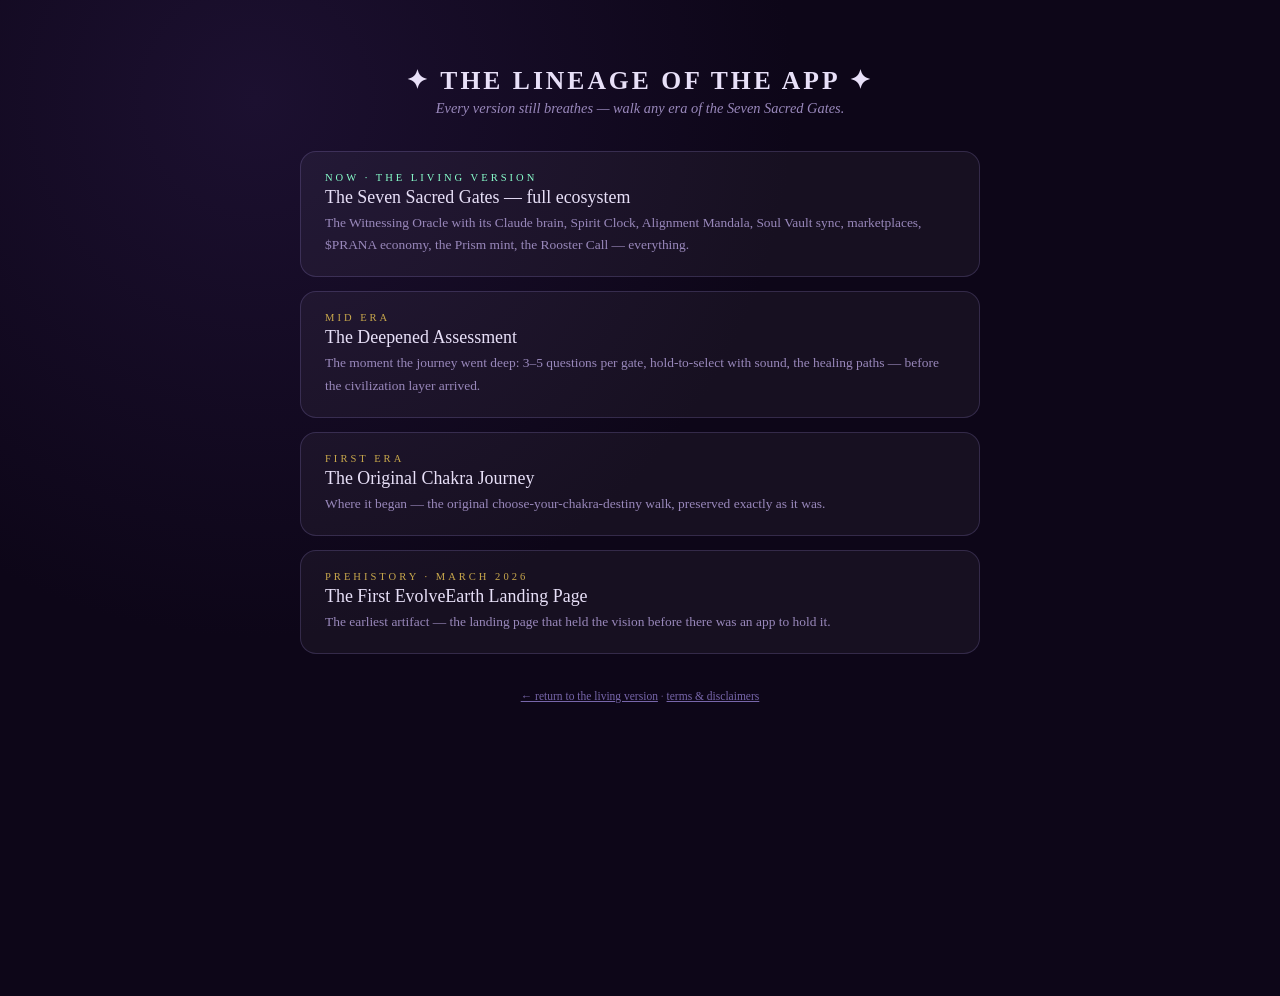
<file: versions/index.html>
<!DOCTYPE html>
<html lang="en">
<head>
<meta charset="UTF-8">
<meta name="viewport" content="width=device-width, initial-scale=1.0">
<title>The Lineage of the App — Seven Sacred Gates · EvolveEarth</title>
<style>
  body{background:radial-gradient(60vw 60vw at 20% 10%, #1c1030, #0d0618 70%);min-height:100vh;color:#cfc4e2;font-family:Georgia,'Times New Roman',serif;margin:0;padding:48px 18px}
  main{max-width:680px;margin:0 auto;text-align:center}
  h1{color:#e8e0f8;font-size:1.6em;letter-spacing:3px;margin-bottom:4px}
  .sub{color:#9988bb;font-style:italic;font-size:.9em;margin-bottom:34px}
  a.card{display:block;text-align:left;text-decoration:none;background:rgba(255,255,255,.045);border:1px solid rgba(180,160,255,.18);border-radius:16px;padding:20px 24px;margin:14px 0;transition:all .25s}
  a.card:hover{transform:translateY(-2px);border-color:rgba(180,160,255,.45);box-shadow:0 8px 32px rgba(140,80,255,.18)}
  .era{font-size:.66em;letter-spacing:3px;text-transform:uppercase;color:#c9a84c}
  .name{color:#e8e0f8;font-size:1.12em;margin:4px 0}
  .desc{color:#9988bb;font-size:.84em;line-height:1.65}
  .now .era{color:#88ffcc}
  .now{border-color:rgba(136,255,204,.35)}
  footer{margin-top:36px;font-size:.72em;color:#554477}
  footer a{color:#7766aa}
</style>
</head>
<body>
<main>
  <h1>✦ THE LINEAGE OF THE APP ✦</h1>
  <div class="sub">Every version still breathes — walk any era of the Seven Sacred Gates.</div>

  <a class="card now" href="../chakra-destiny.html">
    <div class="era">Now · The Living Version</div>
    <div class="name">The Seven Sacred Gates — full ecosystem</div>
    <div class="desc">The Witnessing Oracle with its Claude brain, Spirit Clock, Alignment Mandala, Soul Vault sync, marketplaces, $PRANA economy, the Prism mint, the Rooster Call — everything.</div>
  </a>

  <a class="card" href="chakra-destiny-v2-mid.html">
    <div class="era">Mid Era</div>
    <div class="name">The Deepened Assessment</div>
    <div class="desc">The moment the journey went deep: 3–5 questions per gate, hold-to-select with sound, the healing paths — before the civilization layer arrived.</div>
  </a>

  <a class="card" href="chakra-destiny-v1-original.html">
    <div class="era">First Era</div>
    <div class="name">The Original Chakra Journey</div>
    <div class="desc">Where it began — the original choose-your-chakra-destiny walk, preserved exactly as it was.</div>
  </a>

  <a class="card" href="original-landing-2026-03.html">
    <div class="era">Prehistory · March 2026</div>
    <div class="name">The First EvolveEarth Landing Page</div>
    <div class="desc">The earliest artifact — the landing page that held the vision before there was an app to hold it.</div>
  </a>

  <footer>
    <a href="../chakra-destiny.html">← return to the living version</a> · <a href="../terms.html">terms &amp; disclaimers</a>
  </footer>
</main>
</body>
</html>
</file>
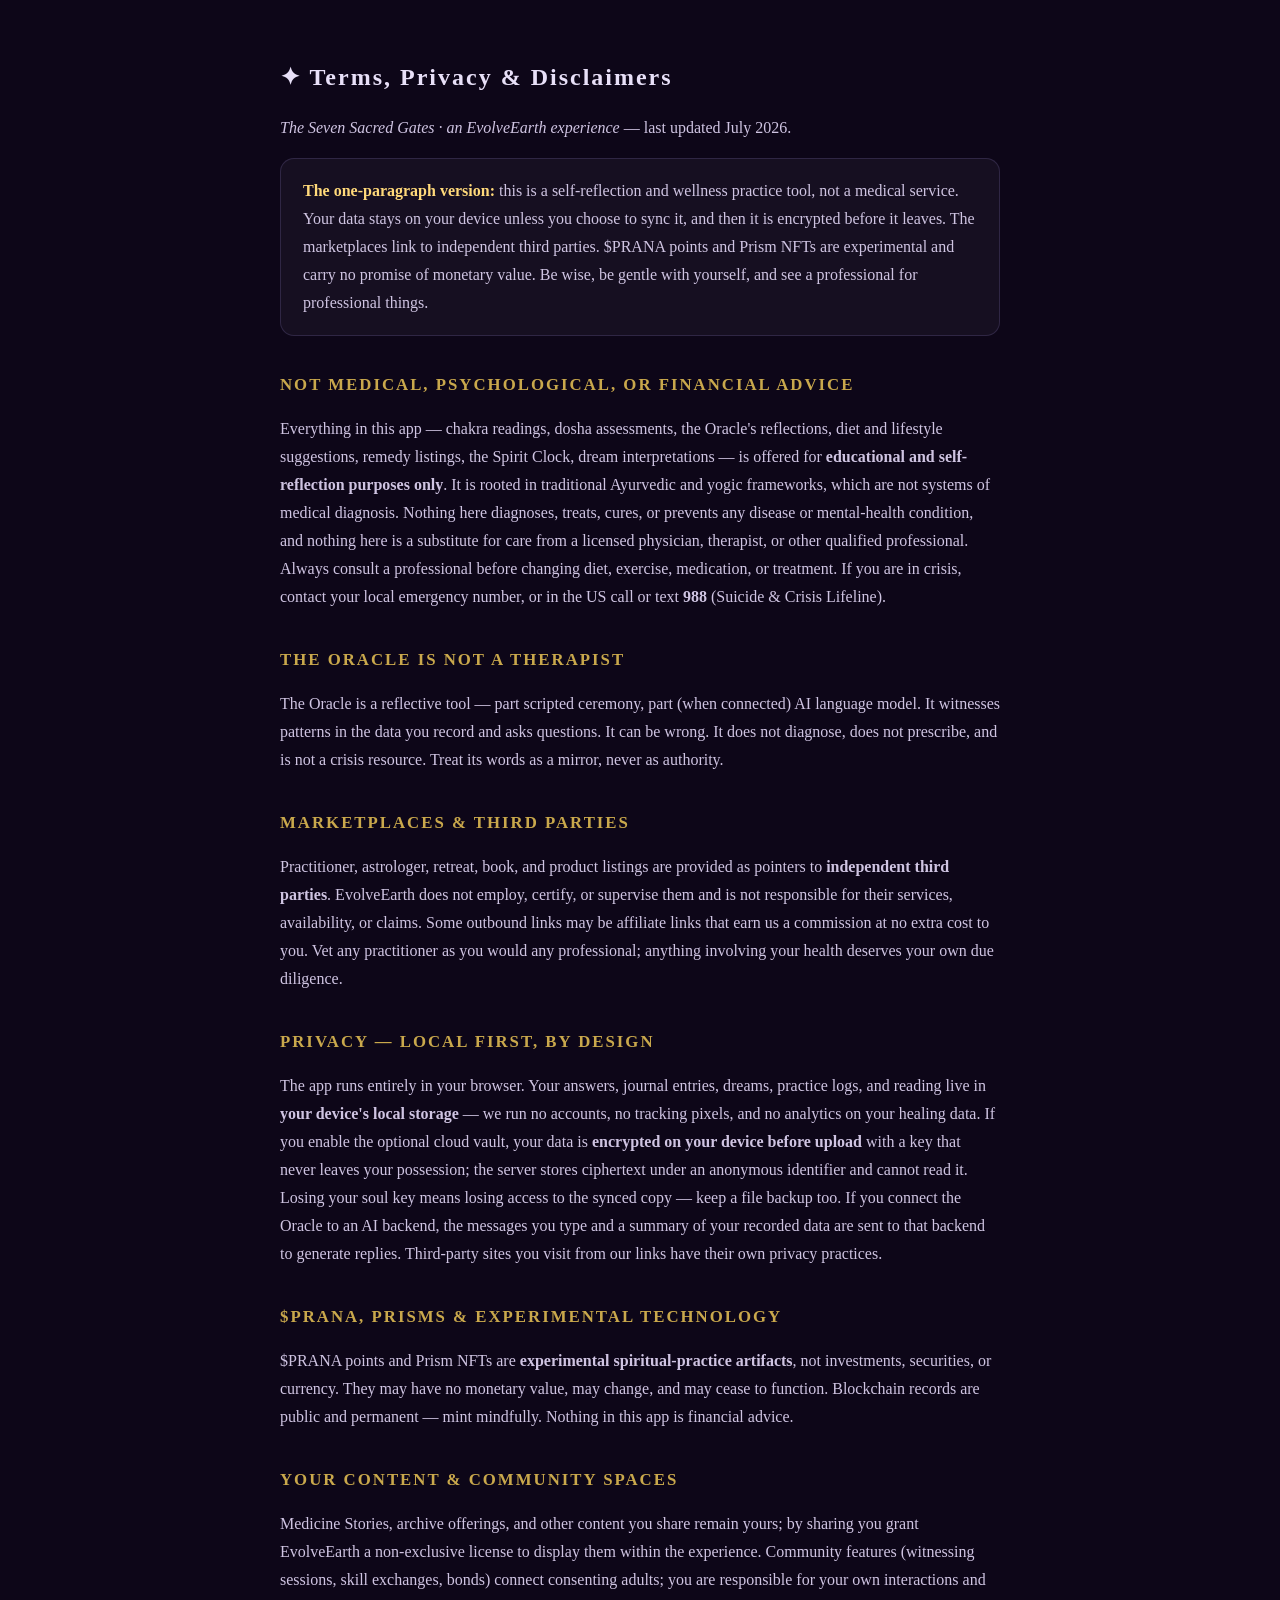
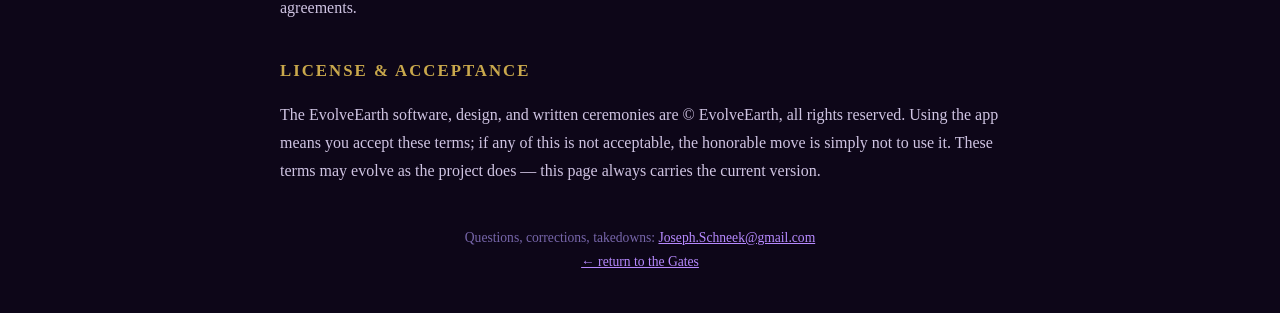
<file: terms.html>
<!DOCTYPE html>
<html lang="en">
<head>
<meta charset="UTF-8">
<meta name="viewport" content="width=device-width, initial-scale=1.0">
<title>Terms, Privacy & Disclaimers — The Seven Sacred Gates · EvolveEarth</title>
<style>
  body{background:#0d0618;color:#cfc4e2;font-family:Georgia,'Times New Roman',serif;line-height:1.75;margin:0;padding:40px 18px}
  main{max-width:720px;margin:0 auto}
  h1{color:#e8e0f8;font-size:1.5em;letter-spacing:2px}
  h2{color:#c9a84c;font-size:1.05em;letter-spacing:2px;text-transform:uppercase;margin-top:2em}
  a{color:#b78aff}
  .card{background:rgba(255,255,255,.04);border:1px solid rgba(180,160,255,.16);border-radius:14px;padding:18px 22px;margin:14px 0}
  .em{color:#ffd97a}
  footer{margin-top:3em;font-size:.85em;color:#7766aa;text-align:center}
</style>
</head>
<body>
<main>
  <h1>✦ Terms, Privacy &amp; Disclaimers</h1>
  <p><em>The Seven Sacred Gates · an EvolveEarth experience</em> — last updated July 2026.</p>

  <div class="card"><strong class="em">The one-paragraph version:</strong> this is a self-reflection and wellness practice tool, not a medical service. Your data stays on your device unless you choose to sync it, and then it is encrypted before it leaves. The marketplaces link to independent third parties. $PRANA points and Prism NFTs are experimental and carry no promise of monetary value. Be wise, be gentle with yourself, and see a professional for professional things.</div>

  <h2>Not medical, psychological, or financial advice</h2>
  <p>Everything in this app — chakra readings, dosha assessments, the Oracle's reflections, diet and lifestyle suggestions, remedy listings, the Spirit Clock, dream interpretations — is offered for <strong>educational and self-reflection purposes only</strong>. It is rooted in traditional Ayurvedic and yogic frameworks, which are not systems of medical diagnosis. Nothing here diagnoses, treats, cures, or prevents any disease or mental-health condition, and nothing here is a substitute for care from a licensed physician, therapist, or other qualified professional. Always consult a professional before changing diet, exercise, medication, or treatment. If you are in crisis, contact your local emergency number, or in the US call or text <strong>988</strong> (Suicide &amp; Crisis Lifeline).</p>

  <h2>The Oracle is not a therapist</h2>
  <p>The Oracle is a reflective tool — part scripted ceremony, part (when connected) AI language model. It witnesses patterns in the data you record and asks questions. It can be wrong. It does not diagnose, does not prescribe, and is not a crisis resource. Treat its words as a mirror, never as authority.</p>

  <h2>Marketplaces &amp; third parties</h2>
  <p>Practitioner, astrologer, retreat, book, and product listings are provided as pointers to <strong>independent third parties</strong>. EvolveEarth does not employ, certify, or supervise them and is not responsible for their services, availability, or claims. Some outbound links may be affiliate links that earn us a commission at no extra cost to you. Vet any practitioner as you would any professional; anything involving your health deserves your own due diligence.</p>

  <h2>Privacy — local first, by design</h2>
  <p>The app runs entirely in your browser. Your answers, journal entries, dreams, practice logs, and reading live in <strong>your device's local storage</strong> — we run no accounts, no tracking pixels, and no analytics on your healing data. If you enable the optional cloud vault, your data is <strong>encrypted on your device before upload</strong> with a key that never leaves your possession; the server stores ciphertext under an anonymous identifier and cannot read it. Losing your soul key means losing access to the synced copy — keep a file backup too. If you connect the Oracle to an AI backend, the messages you type and a summary of your recorded data are sent to that backend to generate replies. Third-party sites you visit from our links have their own privacy practices.</p>

  <h2>$PRANA, Prisms &amp; experimental technology</h2>
  <p>$PRANA points and Prism NFTs are <strong>experimental spiritual-practice artifacts</strong>, not investments, securities, or currency. They may have no monetary value, may change, and may cease to function. Blockchain records are public and permanent — mint mindfully. Nothing in this app is financial advice.</p>

  <h2>Your content &amp; community spaces</h2>
  <p>Medicine Stories, archive offerings, and other content you share remain yours; by sharing you grant EvolveEarth a non-exclusive license to display them within the experience. Community features (witnessing sessions, skill exchanges, bonds) connect consenting adults; you are responsible for your own interactions and agreements.</p>

  <h2>License &amp; acceptance</h2>
  <p>The EvolveEarth software, design, and written ceremonies are © EvolveEarth, all rights reserved. Using the app means you accept these terms; if any of this is not acceptable, the honorable move is simply not to use it. These terms may evolve as the project does — this page always carries the current version.</p>

  <footer>
    Questions, corrections, takedowns: <a href="mailto:Joseph.Schneek@gmail.com">Joseph.Schneek@gmail.com</a><br>
    <a href="chakra-destiny.html">← return to the Gates</a>
  </footer>
</main>
</body>
</html>
</file>
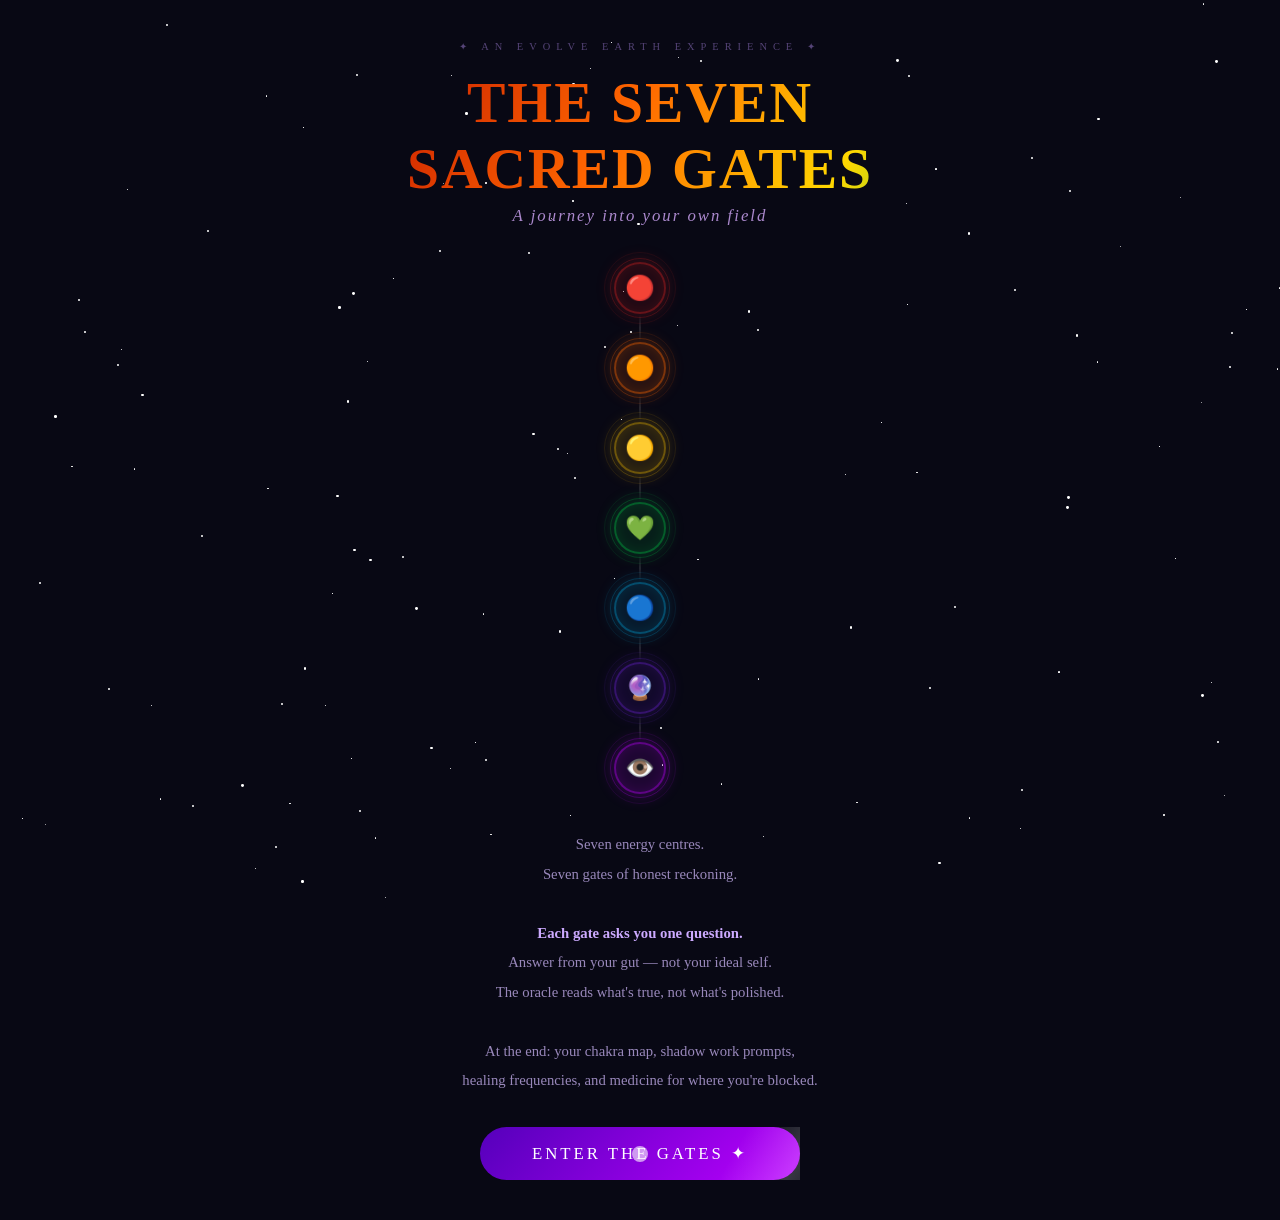
<file: versions/chakra-destiny-v1-original.html>
<!DOCTYPE html>
<html lang="en">
<head>
<meta charset="UTF-8">
<meta name="viewport" content="width=device-width, initial-scale=1.0">
<title>THE SEVEN SACRED GATES ✦ Choose Your Chakra Destiny</title>
<style>
*,*::before,*::after{box-sizing:border-box;margin:0;padding:0}
body{background:#080814;color:#e8e0f0;font-family:'Georgia','Times New Roman',serif;min-height:100vh;overflow-x:hidden}
#stars{position:fixed;inset:0;z-index:0;pointer-events:none}
.star{position:absolute;border-radius:50%;background:#fff;animation:twinkle var(--d,3s) ease-in-out infinite alternate}
@keyframes twinkle{from{opacity:var(--a,.2)}to{opacity:var(--b,.8)}}

/* PROGRESS HEADER */
#prog-header{position:fixed;top:0;left:0;right:0;z-index:50;background:rgba(8,8,20,.96);backdrop-filter:blur(12px);border-bottom:1px solid rgba(255,255,255,.08);padding:8px 16px;display:none;align-items:center;justify-content:center;gap:4px}
#prog-header.show{display:flex}
.ph-node{display:flex;flex-direction:column;align-items:center;gap:2px}
.ph-dot{width:22px;height:22px;border-radius:50%;border:2px solid rgba(255,255,255,.12);display:flex;align-items:center;justify-content:center;font-size:.65em;transition:all .4s}
.ph-dot.open{border-color:var(--c);background:var(--c);box-shadow:0 0 10px var(--c);color:rgba(0,0,0,.7);font-size:.8em}
.ph-dot.blocked{border-color:var(--c);background:rgba(0,0,0,.6);opacity:.5}
.ph-dot.current{border-color:var(--c);box-shadow:0 0 8px var(--c);animation:phpulse 1.5s infinite}
@keyframes phpulse{0%,100%{box-shadow:0 0 4px var(--c)}50%{box-shadow:0 0 14px var(--c)}}
.ph-label{font-size:.5em;opacity:.5;letter-spacing:1px}
.ph-line{width:10px;height:2px;background:rgba(255,255,255,.1);margin-top:-11px}

/* SCREENS */
.screen{display:none;min-height:100vh;padding:80px 18px 80px;max-width:800px;margin:0 auto;position:relative;z-index:1;flex-direction:column;align-items:center;justify-content:flex-start}
.screen.active{display:flex;animation:fadeIn .5s ease}
.no-top{padding-top:30px}
@keyframes fadeIn{from{opacity:0;transform:translateY(14px)}to{opacity:1;transform:translateY(0)}}

/* BUTTONS */
.btn{padding:14px 36px;border:none;border-radius:50px;cursor:pointer;font-size:1em;font-family:inherit;transition:all .3s;letter-spacing:1px;text-transform:uppercase}
.btn-start{background:linear-gradient(135deg,#5500bb,#bb00ff);color:#fff;box-shadow:0 0 25px rgba(140,0,255,.4)}
.btn-start:hover{transform:translateY(-3px);box-shadow:0 0 45px rgba(140,0,255,.6)}
.btn-sm{background:rgba(255,255,255,.07);border:1px solid rgba(255,255,255,.18);color:#e0d8f0;padding:10px 26px;border-radius:40px;cursor:pointer;font-family:inherit;font-size:.82em;letter-spacing:1px;text-transform:uppercase;transition:all .25s}
.btn-sm:hover{background:rgba(255,255,255,.14)}

/* ── INTRO ── */
#screen-intro{justify-content:center;min-height:100vh;padding:40px 18px}
.intro-portal{display:flex;flex-direction:column;align-items:center;text-align:center;max-width:680px;width:100%}
.intro-eyebrow{font-size:.65em;letter-spacing:6px;text-transform:uppercase;color:#554477;margin-bottom:18px;animation:fadeIn 1.2s ease}
.rainbow{font-size:clamp(2.2em,7vw,3.6em);background:linear-gradient(120deg,#cc2200,#ff6600,#ffd700,#00cc55,#0088cc,#6600cc,#cc00ff);-webkit-background-clip:text;-webkit-text-fill-color:transparent;background-clip:text;background-size:300%;animation:shimmer 6s linear infinite;line-height:1.15;margin-bottom:4px;font-weight:bold;letter-spacing:2px}
@keyframes shimmer{0%{background-position:0%}100%{background-position:300%}}
.intro-tagline{font-size:1.05em;color:#aa88cc;font-style:italic;letter-spacing:2px;margin-bottom:36px;animation:fadeIn 1.8s ease}

/* Chakra Spine on intro */
.intro-spine{display:flex;flex-direction:column;align-items:center;margin:0 auto 36px;position:relative;gap:0}
.intro-spine-line{width:2px;height:28px;background:linear-gradient(to bottom,transparent,rgba(255,255,255,.12),transparent)}
.intro-orb{width:52px;height:52px;border-radius:50%;display:flex;align-items:center;justify-content:center;font-size:1.5em;position:relative;cursor:default;animation:orbFloat var(--d,3s) ease-in-out infinite alternate}
.intro-orb::before{content:'';position:absolute;inset:-6px;border-radius:50%;border:1px solid var(--c,#fff);opacity:.25;animation:orbRing var(--d,3s) ease-in-out infinite alternate}
.intro-orb::after{content:'';position:absolute;inset:-12px;border-radius:50%;border:1px solid var(--c,#fff);opacity:.1;animation:orbRing calc(var(--d,3s) * 1.4) ease-in-out infinite alternate}
@keyframes orbFloat{from{transform:scale(.94);filter:brightness(.85)}to{transform:scale(1.06);filter:brightness(1.15)}}
@keyframes orbRing{from{transform:scale(.9);opacity:.1}to{transform:scale(1.1);opacity:.3}}

.intro-wisdom{font-size:.92em;color:#9988bb;line-height:2;max-width:480px;margin-bottom:32px;animation:fadeIn 2.4s ease}
.intro-wisdom strong{color:#ccaaff;font-style:normal}
.btn-enter{padding:16px 52px;background:linear-gradient(135deg,#5500bb,#bb00ff);color:#fff;border:none;border-radius:50px;cursor:pointer;font-size:1.05em;font-family:inherit;letter-spacing:3px;text-transform:uppercase;position:relative;overflow:hidden;animation:entrancePulse 2.5s ease-in-out infinite}
.btn-enter::before{content:'';position:absolute;inset:0;background:linear-gradient(120deg,transparent 40%,rgba(255,255,255,.2) 50%,transparent 60%);background-size:200%;animation:shimmer 2s linear infinite}
.btn-enter:hover{transform:scale(1.05);box-shadow:0 0 50px rgba(140,0,255,.7)}
@keyframes entrancePulse{0%,100%{box-shadow:0 0 20px rgba(140,0,255,.4)}50%{box-shadow:0 0 50px rgba(140,0,255,.8),0 0 80px rgba(140,0,255,.3)}}

/* ── GATE SCREEN BACKGROUNDS ── */
.screen[data-chakra]{position:relative}
.screen[data-chakra]::before{content:'';position:fixed;inset:0;z-index:0;pointer-events:none;background:radial-gradient(ellipse 80% 60% at 50% 100%,var(--ck-bg,transparent) 0%,transparent 70%);opacity:.55}
.screen[data-chakra] .gate-top,.screen[data-chakra] .gate-card,.screen[data-chakra] .gate-q,.screen[data-chakra] .answers-wrap,.screen[data-chakra] .lifestyle-block{position:relative;z-index:1}
.ck-particles{position:fixed;inset:0;z-index:0;pointer-events:none;overflow:hidden}
.ckp{position:absolute;border-radius:50%;animation:ckpFloat linear infinite;opacity:0}
@keyframes ckpFloat{0%{transform:translateY(100vh) scale(0);opacity:0}10%{opacity:.4}80%{opacity:.2}100%{transform:translateY(-10vh) scale(1);opacity:0}}

/* ── ANSWER BUTTON RESONANCE ── */
.ans-btn{background:rgba(255,255,255,.04);border:1px solid rgba(255,255,255,.09);border-radius:14px;padding:15px 18px;cursor:pointer;text-align:left;font-family:inherit;font-size:.86em;color:#e0d8f0;display:flex;align-items:flex-start;gap:12px;width:100%;position:relative;overflow:hidden;transition:background .2s,border-color .2s,transform .1s}
.ans-btn::after{content:'';position:absolute;inset:0;border-radius:14px;opacity:0;transition:opacity .3s;background:radial-gradient(circle at var(--mx,50%) var(--my,50%),var(--ck-color,#ffffff22) 0%,transparent 60%)}
.ans-btn:hover::after{opacity:1}
.ans-btn.chosen{border-color:var(--ck-color,rgba(255,215,0,.55));background:var(--ck-bg-light,rgba(255,215,0,.08));animation:chosenPop .35s ease}
@keyframes chosenPop{0%{transform:scale(.97)}50%{transform:scale(1.025)}100%{transform:scale(1)}}
.ans-btn.locked{pointer-events:none;opacity:.65}
.ans-dot{position:absolute;right:14px;top:50%;transform:translateY(-50%);width:10px;height:10px;border-radius:50%;background:var(--ck-color,#ffffff44);opacity:.2;transition:all .2s;box-shadow:0 0 0 0 var(--ck-color,#fff)}
.ans-btn:hover .ans-dot{opacity:.9;box-shadow:0 0 12px 4px var(--ck-color,#fff);animation:dotPulse .6s ease-in-out infinite alternate}
.ans-btn.chosen .ans-dot{opacity:1;box-shadow:0 0 20px 6px var(--ck-color,#fff);animation:none}
@keyframes dotPulse{from{transform:translateY(-50%) scale(.8)}to{transform:translateY(-50%) scale(1.3)}}
.ans-emoji{font-size:1.3em;flex-shrink:0;margin-top:2px}
.ans-body{flex:1;padding-right:22px}
.ans-text{line-height:1.55}
.ans-hint{font-size:.7em;opacity:.4;font-style:italic;margin-top:3px}

/* Gate card styling enhancement */
.gate-card{background:rgba(10,5,25,.7);border:1px solid rgba(255,255,255,.1);border-radius:20px;padding:28px 24px;width:100%;max-width:740px;margin-top:14px;backdrop-filter:blur(8px)}

/* ── DOT CHARGING / BURST ── */
@keyframes dotCharge{0%{transform:translateY(-50%) scale(1)}100%{transform:translateY(-50%) scale(5);opacity:0.9}}
@keyframes dotBurst{0%{transform:translateY(-50%) scale(5);opacity:1}100%{transform:translateY(-50%) scale(10);opacity:0}}
@keyframes portalCharge{0%{transform:scale(1)}100%{transform:scale(3);opacity:0}}
@keyframes portalBurst{0%{transform:scale(3);opacity:1}60%{transform:scale(6);opacity:0.3}100%{transform:scale(8);opacity:0}}
.dot-charging .ans-dot{animation:dotCharge .16s linear forwards}
.dot-burst    .ans-dot{animation:dotBurst  .28s ease-out forwards}
.dot-charging .portal-dot{animation:portalCharge .16s linear forwards}
.dot-burst    .portal-dot{animation:portalBurst  .32s ease-out forwards}

/* ── PORTAL DOT (on large action buttons) ── */
.portal-dot{width:16px;height:16px;border-radius:50%;background:rgba(255,255,255,.6);position:absolute;top:50%;left:50%;transform:translate(-50%,-50%);pointer-events:none;transition:all .15s}
.btn-enter{position:relative;overflow:visible}
.btn-next-prox{position:relative;overflow:visible}

/* ── CURSOR HINT ── */
body{cursor:crosshair}

/* GATE CARD */
.gate-top{width:100%;max-width:740px;height:3px;border-radius:2px;margin-bottom:0}
.gate-card{background:rgba(255,255,255,.03);border:1px solid rgba(255,255,255,.07);border-radius:18px;padding:26px 24px;width:100%;max-width:740px;margin-top:14px}
.gate-label{font-size:.7em;letter-spacing:3px;text-transform:uppercase;color:#666;margin-bottom:4px;text-align:center}
.gate-name{font-size:1.85em;font-weight:bold;text-align:center;margin-bottom:2px}
.gate-sanskrit{font-style:italic;color:#998;font-size:.82em;text-align:center;margin-bottom:6px}
.gate-theme{font-size:.75em;letter-spacing:2px;opacity:.55;text-transform:uppercase;text-align:center;margin-bottom:14px}
.chakra-orb{width:68px;height:68px;border-radius:50%;margin:0 auto 14px;display:flex;align-items:center;justify-content:center;font-size:1.9em;animation:orbpulse 2.5s ease-in-out infinite}
@keyframes orbpulse{0%,100%{transform:scale(1)}50%{transform:scale(1.08)}}
.deep-q{font-size:.8em;color:#8877aa;text-align:center;font-style:italic;margin-bottom:12px;padding:10px 16px;border:1px solid rgba(255,255,255,.06);border-radius:10px;line-height:1.7}
.gate-intro{font-size:.85em;color:#b0a8c8;text-align:center;font-style:italic;margin-bottom:16px;line-height:1.8;max-width:560px;margin-left:auto;margin-right:auto}
.gate-q{font-size:1.02em;text-align:center;color:#e4daf4;margin-bottom:20px;line-height:1.85;max-width:600px;margin-left:auto;margin-right:auto}


/* ANSWERS */
.answers-wrap{display:flex;flex-direction:column;gap:10px;width:100%}
.ans-emoji{font-size:1.3em;flex-shrink:0;margin-top:2px}

/* LIFESTYLE SECTION */
.lifestyle-block{margin-top:22px;border-top:1px solid var(--ck-color,rgba(255,255,255,.08));border-top-width:1px;padding-top:20px;animation:fadeIn .4s ease}
.ls-label{font-size:.7em;letter-spacing:2px;text-transform:uppercase;margin-bottom:10px;text-align:center}
.ls-q{font-size:.88em;text-align:center;color:#e0d8f0;margin-bottom:14px;font-style:italic;line-height:1.7}
.ls-opts{display:flex;flex-direction:column;gap:8px}
.ls-btn{background:rgba(255,255,255,.04);border:1px solid rgba(255,255,255,.1);border-radius:12px;padding:12px 16px;cursor:pointer;text-align:left;font-family:inherit;font-size:.82em;color:#e0d8f0;transition:all .22s;display:flex;align-items:flex-start;gap:10px;width:100%}
.ls-btn:hover{background:rgba(255,255,255,.09);border-color:var(--ck-color,rgba(255,255,255,.3))}
.ls-btn.chosen{border-color:var(--ck-color,rgba(255,215,0,.5));background:rgba(255,255,255,.07)}
.ls-btn.locked{pointer-events:none}

/* NEXT BUTTON */
.next-row{text-align:center;margin-top:16px}
.btn-next{background:rgba(255,255,255,.07);border:1px solid rgba(255,255,255,.18);color:#e0d8f0;padding:12px 30px;border-radius:40px;cursor:pointer;font-family:inherit;font-size:.85em;letter-spacing:1px;text-transform:uppercase;transition:all .25s;display:none}
.btn-next.show{display:inline-block}
.btn-next:hover{background:rgba(255,255,255,.14);transform:translateY(-2px)}

/* ORACLE FLASH */
#oracle-flash{display:none;position:fixed;inset:0;z-index:100;background:rgba(8,8,20,.97);align-items:center;justify-content:center;text-align:center;padding:40px;flex-direction:column}
#oracle-flash.show{display:flex;animation:fadeIn .35s ease}
.of-emoji{font-size:3.2em;margin-bottom:18px;animation:bounceIn .5s ease}
@keyframes bounceIn{from{transform:scale(.4);opacity:0}to{transform:scale(1);opacity:1}}
.of-label{font-size:.7em;letter-spacing:3px;text-transform:uppercase;margin-bottom:10px;opacity:.7}
.of-msg{font-size:1.2em;font-style:italic;max-width:520px;color:#e8d8ff;line-height:1.85;margin-bottom:24px}
.of-continue{font-size:.78em;letter-spacing:2px;color:#9988bb;text-transform:uppercase;cursor:pointer;border:1px solid rgba(255,255,255,.18);padding:10px 26px;border-radius:30px;background:transparent;font-family:inherit;transition:all .25s}
.of-continue:hover{background:rgba(255,255,255,.08)}


/* CONTACT PANEL */
.contact-panel{width:100%;max-width:700px;background:linear-gradient(135deg,rgba(40,10,80,.8),rgba(20,5,50,.9));border:1px solid rgba(140,80,255,.3);border-radius:18px;padding:28px 24px;margin-bottom:32px;box-shadow:0 0 40px rgba(140,0,255,.15)}
.cp-title{font-size:1.3em;text-align:center;background:linear-gradient(135deg,#bb66ff,#ff88cc);-webkit-background-clip:text;-webkit-text-fill-color:transparent;background-clip:text;margin-bottom:6px;letter-spacing:2px}
.cp-sub{text-align:center;color:#9977bb;font-size:.85em;margin-bottom:20px;font-style:italic}
.cf-row{display:flex;gap:10px;margin-bottom:10px;flex-wrap:wrap}
.cf-row input{flex:1;min-width:160px;background:rgba(255,255,255,.06);border:1px solid rgba(255,255,255,.15);border-radius:10px;padding:11px 14px;color:#e8e0f0;font-family:inherit;font-size:.88em;outline:none;transition:border-color .25s}
.cf-row input:focus{border-color:rgba(140,80,255,.6)}
.cf-row input::placeholder{color:rgba(255,255,255,.3)}
.btn-save{width:100%;padding:14px;background:linear-gradient(135deg,#7700cc,#cc00ff);border:none;border-radius:12px;color:#fff;font-family:inherit;font-size:.95em;letter-spacing:2px;text-transform:uppercase;cursor:pointer;margin-top:8px;transition:all .3s}
.btn-save:hover{transform:translateY(-2px);box-shadow:0 0 30px rgba(200,0,255,.4)}
.cp-saved{text-align:center;color:#bb99ff;font-size:.95em;padding:10px 0}
.btn-return-link{background:rgba(140,80,255,.25);border:1px solid rgba(140,80,255,.4);border-radius:20px;color:#cc99ff;padding:7px 16px;cursor:pointer;font-family:inherit;font-size:.82em;margin-left:8px;transition:all .25s}
.btn-return-link:hover{background:rgba(140,80,255,.4)}
.cp-return-note{font-size:.72em;color:#7766aa;margin-top:8px;font-style:italic}

/* RESULTS */
.results-title{font-size:clamp(1.5em,5vw,2.3em);text-align:center;background:linear-gradient(135deg,#ffd700,#ff9900);-webkit-background-clip:text;-webkit-text-fill-color:transparent;background-clip:text;margin-bottom:6px}
.results-sub{text-align:center;color:#9988bb;font-style:italic;margin-bottom:30px}

/* SPINE MAP */
.spine-map{display:flex;flex-direction:column;align-items:center;margin:8px auto 30px}
.spine-line-v{width:2px;height:32px;background:rgba(255,255,255,.08)}
.spine-row{display:flex;align-items:center;justify-content:center;width:100%;max-width:400px;position:relative}
.spine-node{width:56px;height:56px;border-radius:50%;display:flex;align-items:center;justify-content:center;font-size:1.4em;flex-shrink:0;transition:all .6s}
.spine-node.open{animation:nodeGlow 2.5s ease-in-out infinite alternate}
.spine-node.blocked{opacity:.35;filter:saturate(.15)}
.spine-node.partial{opacity:.7;filter:saturate(.5)}
@keyframes nodeGlow{from{box-shadow:0 0 12px var(--c)}to{box-shadow:0 0 30px var(--c),0 0 55px var(--c)}}
.spine-lbl{position:absolute;font-size:.68em;white-space:nowrap;color:#c0b8d8}
.spine-lbl.left{right:calc(50% + 36px);text-align:right}
.spine-lbl.right{left:calc(50% + 36px);text-align:left}
.spine-arch{opacity:.6;font-size:.88em;margin-top:1px}
.spine-st{font-size:.75em;margin-top:1px;font-style:italic}
.spine-st.open{color:#44dd88}
.spine-st.blocked{color:#ff7777}
.spine-st.partial{color:#ffaa44}

/* SUMMARY */
.summary-card{background:linear-gradient(135deg,rgba(80,0,180,.18),rgba(180,0,255,.12));border:1px solid rgba(180,0,255,.28);border-radius:18px;padding:26px;text-align:center;width:100%;max-width:700px;margin-bottom:26px}
.sum-label{font-size:.7em;letter-spacing:3px;text-transform:uppercase;color:#cc88ff;margin-bottom:10px}
.sum-big{font-size:3.2em;margin-bottom:8px}
.sum-name{font-size:1.8em;font-weight:bold;color:#fff;margin-bottom:4px}
.sum-dosha{font-size:.82em;color:#cc88ff;margin-bottom:12px;letter-spacing:1px}
.sum-stats{font-size:.78em;color:#88aa88;margin-bottom:14px}
.sum-desc{font-size:.88em;color:#c0b4d8;line-height:1.8;max-width:520px;margin:0 auto}

/* SCORE GRID */
.score-grid{display:grid;grid-template-columns:repeat(3,1fr);gap:9px;width:100%;max-width:700px;margin-bottom:26px}
.sc-card{background:rgba(255,255,255,.04);border-radius:11px;padding:13px;text-align:center;border:1px solid rgba(255,255,255,.07)}
.sc-card.top{border-color:rgba(255,215,0,.4);background:rgba(255,215,0,.06)}
.sc-emoji{font-size:1.5em;margin-bottom:3px}
.sc-name{font-size:.78em;font-weight:bold}
.sc-count{font-size:.7em;opacity:.55;margin-top:2px}
.sc-bar{height:4px;border-radius:2px;margin-top:7px;background:rgba(255,255,255,.09)}
.sc-fill{height:100%;border-radius:2px;transition:width 1.2s ease .5s}

/* RESULT CARDS */
.rc-section-title{font-size:.7em;letter-spacing:3px;text-transform:uppercase;color:#9988bb;margin:10px 0 16px;text-align:center;width:100%;max-width:700px}
.result-cards{width:100%;max-width:700px}
.rc{background:rgba(255,255,255,.03);border-radius:13px;padding:20px;margin-bottom:14px;border-left:4px solid var(--c,#888);animation:slideUp .5s ease both}
@keyframes slideUp{from{opacity:0;transform:translateY(12px)}to{opacity:1;transform:translateY(0)}}
.rc-hd{display:flex;align-items:center;gap:11px;margin-bottom:11px}
.rc-badge{width:40px;height:40px;border-radius:50%;display:flex;align-items:center;justify-content:center;font-size:1.1em;background:var(--c,#888);flex-shrink:0;opacity:.9}
.rc-info{flex:1}
.rc-chakra{font-size:.95em;font-weight:bold;color:var(--c,#888)}
.rc-arch{font-size:.75em;opacity:.6;margin-top:1px}
.rc-ls{font-size:.7em;opacity:.5;margin-top:1px;font-style:italic}
.rc-status{padding:3px 9px;border-radius:14px;font-size:.68em;letter-spacing:1px;text-transform:uppercase;font-weight:bold;flex-shrink:0}
.s-open{background:rgba(0,200,80,.13);color:#44dd88;border:1px solid rgba(0,200,80,.28)}
.s-blocked{background:rgba(220,60,60,.13);color:#ff7777;border:1px solid rgba(220,60,60,.28)}
.s-partial{background:rgba(255,170,68,.13);color:#ffaa44;border:1px solid rgba(255,170,68,.28)}
.rc-body{font-size:.84em;color:#b8b0d0;margin-bottom:12px;line-height:1.75}
.med-box{background:rgba(0,0,0,.28);border-radius:9px;padding:13px;border:1px solid rgba(255,215,0,.13);margin-bottom:10px}
.med-title{font-size:.7em;letter-spacing:2px;text-transform:uppercase;color:#ffd700;margin-bottom:9px;display:flex;align-items:center;gap:5px}
.med-list{list-style:none}
.med-list li{font-size:.8em;color:#ccc4e4;padding:3px 0 3px 15px;position:relative;line-height:1.5}
.med-list li::before{content:'✦';position:absolute;left:0;color:#ffd700;font-size:.62em;top:6px}
.open-aff{background:rgba(0,200,80,.07);border:1px solid rgba(0,200,80,.18);border-radius:9px;padding:13px;font-style:italic;font-size:.84em;color:#88ffaa;text-align:center;line-height:1.7}

/* SHADOW WORK */
.sw-box{background:rgba(100,0,200,.08);border:1px solid rgba(150,0,255,.2);border-radius:10px;padding:14px;margin-top:10px}
.sw-title{font-size:.7em;letter-spacing:2px;text-transform:uppercase;color:#aa66ff;margin-bottom:10px;display:flex;align-items:center;gap:6px}
.sw-prompt{background:rgba(0,0,0,.35);border-radius:8px;padding:10px 12px;margin-bottom:7px;font-size:.78em;color:#d0c4f0;line-height:1.6;border-left:3px solid rgba(150,0,255,.4);cursor:pointer;transition:all .2s;position:relative}
.sw-prompt:hover{background:rgba(100,0,200,.18);border-left-color:rgba(200,100,255,.7)}
.sw-copy{font-size:.65em;color:#9977cc;display:block;margin-top:5px;letter-spacing:1px}
.sw-prompt.copied{border-left-color:#00cc44}
.sw-prompt.copied .sw-copy{color:#44dd88}

/* VIDEO */
.vid-box{background:rgba(0,120,200,.08);border:1px solid rgba(0,150,255,.18);border-radius:10px;padding:14px;margin-top:10px}
.vid-title{font-size:.7em;letter-spacing:2px;text-transform:uppercase;color:#44aaff;margin-bottom:10px;display:flex;align-items:center;gap:6px}
.vid-link{display:flex;align-items:center;gap:9px;text-decoration:none;background:rgba(0,0,0,.3);border-radius:8px;padding:10px 12px;color:#88ccff;font-size:.8em;border:1px solid rgba(0,150,255,.2);transition:all .2s;margin-bottom:6px}
.vid-link:hover{background:rgba(0,120,200,.18);border-color:rgba(0,150,255,.4);color:#aaddff}
.vid-thumb{width:32px;height:32px;background:rgba(255,0,0,.3);border-radius:4px;display:flex;align-items:center;justify-content:center;flex-shrink:0;font-size:1.1em}

/* REFLECTION */
.reflection-box{background:rgba(255,215,0,.05);border:1px solid rgba(255,215,0,.15);border-radius:14px;padding:22px;text-align:center;width:100%;max-width:700px;margin:20px 0}
.ref-title{font-size:.7em;letter-spacing:3px;text-transform:uppercase;color:#ffd700;margin-bottom:16px}
.ref-q{font-size:.9em;font-style:italic;color:#e8d8aa;line-height:1.85;margin-bottom:8px;padding:8px 0;border-bottom:1px solid rgba(255,215,0,.1)}
.ref-q:last-child{border-bottom:none}

.divider{width:50px;height:1px;background:linear-gradient(to right,transparent,rgba(255,255,255,.22),transparent);margin:16px auto}
.closing-wisdom{text-align:center;padding:28px 20px;font-style:italic;color:#9988bb;line-height:1.9;font-size:.88em;max-width:600px;margin:0 auto}

@media(max-width:600px){.ap-grid{grid-template-columns:repeat(2,1fr)}.score-grid{grid-template-columns:repeat(2,1fr)}.gate-card{padding:18px 14px}.spine-lbl{display:none}.ph-label{display:none}}

/* CONTACT GATE SCREEN */
#screen-contact{justify-content:center;min-height:100vh;padding:40px 18px}
.cp-privacy{font-size:.7em;color:#554477;margin-top:14px;font-style:italic;letter-spacing:1px}

/* ORACLE LINK BUTTON */
.oracle-link-btn{background:linear-gradient(135deg,#5500bb,#bb00ff);color:#fff;text-decoration:none;display:inline-flex;align-items:center;gap:8px;padding:12px 26px;border-radius:30px;font-size:.88em;letter-spacing:1px;text-transform:uppercase;border:none;cursor:pointer;font-family:inherit;transition:all .25s;box-shadow:0 0 18px rgba(140,0,255,.3)}
.oracle-link-btn:hover{transform:translateY(-2px);box-shadow:0 0 35px rgba(140,0,255,.6);filter:brightness(1.1)}

/* YOUTUBE EMBED */
.vid-embed-wrap{border-radius:10px;overflow:hidden;margin:8px 0;background:#000;position:relative;aspect-ratio:16/9}
.vid-embed-wrap iframe{width:100%;height:100%;display:block;border:0;position:absolute;inset:0}
.vid-note{font-size:.75em;color:#8899aa;font-style:italic;margin-top:6px;text-align:center}

/* SURPRISE GIFT */
.gift-reveal-box{width:100%;max-width:700px;margin:20px 0}
.gift-lock{background:linear-gradient(135deg,rgba(180,140,0,.15),rgba(255,215,0,.08));border:1px solid rgba(255,215,0,.28);border-radius:18px;padding:36px 24px;text-align:center;cursor:pointer;transition:all .3s;animation:giftGlow 3s ease-in-out infinite}
.gift-lock:hover{background:linear-gradient(135deg,rgba(180,140,0,.25),rgba(255,215,0,.15));border-color:rgba(255,215,0,.55);transform:scale(1.01)}
@keyframes giftGlow{0%,100%{box-shadow:0 0 20px rgba(255,215,0,.12)}50%{box-shadow:0 0 45px rgba(255,215,0,.3)}}
.gift-lock-emoji{font-size:3em;display:block;margin-bottom:12px;animation:giftFloat 2s ease-in-out infinite alternate}
@keyframes giftFloat{from{transform:translateY(-5px)}to{transform:translateY(5px)}}
.gift-lock-text{font-size:.78em;letter-spacing:3px;text-transform:uppercase;color:#ffd700;margin-bottom:8px}
.gift-lock-sub{font-size:.88em;color:#aa9955;font-style:italic;line-height:1.65}
.gift-content{background:linear-gradient(135deg,rgba(0,50,20,.5),rgba(0,120,60,.2));border:1px solid rgba(0,200,80,.3);border-radius:18px;padding:32px 24px;text-align:center;animation:fadeIn .6s ease}
.gift-title{font-size:1.5em;color:#44ff88;letter-spacing:2px;margin-bottom:16px;text-shadow:0 0 20px rgba(0,255,100,.4)}
.gift-body{font-size:.9em;color:#c0e8cc;line-height:1.9;max-width:520px;margin:0 auto}
.gift-body p{margin-bottom:10px}
.gift-body strong{color:#88ffaa;font-style:normal}
.gift-body em{color:#aaddcc}

/* MOBILE TOUCH + RESPONSIVE */
@media(max-width:768px){
  .ans-btn,.ls-btn{touch-action:none;-webkit-tap-highlight-color:transparent;min-height:52px}
  .btn-enter,.of-continue,.btn-next,.btn-save{touch-action:manipulation}
  .cf-row{flex-direction:column}
  .cf-row input{min-width:100%;flex:none}
  .gpt-btn-row{flex-direction:column}
  .oracle-link-btn{justify-content:center;width:100%;box-sizing:border-box}
  .vid-embed-wrap{margin:6px 0}
  .intro-wisdom{font-size:.84em}
  .gift-lock,.gift-content{padding:24px 16px}
  .trans-orb-grid{padding:0 10px}
  .t-orb-bar-wrap{width:90px}
  .t-orb-info{max-width:130px}
}

/* ===================== CUSTOM GPT BLOCK ===================== */
.gpt-master{width:100%;max-width:700px;background:linear-gradient(135deg,rgba(0,80,200,.12),rgba(100,0,255,.1));border:1px solid rgba(100,100,255,.25);border-radius:18px;padding:24px;margin-bottom:26px}
.gpt-master-title{font-size:.72em;letter-spacing:3px;text-transform:uppercase;color:#8899ff;margin-bottom:6px;display:flex;align-items:center;gap:8px}
.gpt-master-sub{font-size:.85em;color:#b0b8e8;line-height:1.7;margin-bottom:16px}
.gpt-prompt-preview{background:rgba(0,0,0,.4);border-radius:10px;padding:14px;font-size:.78em;color:#c8c0f0;line-height:1.65;font-family:monospace;border:1px solid rgba(100,100,255,.2);max-height:120px;overflow:hidden;position:relative;margin-bottom:14px}
.gpt-prompt-preview::after{content:'';position:absolute;bottom:0;left:0;right:0;height:40px;background:linear-gradient(transparent,rgba(8,8,20,.9))}
.gpt-btn-row{display:flex;gap:10px;flex-wrap:wrap}
.gpt-btn{display:inline-flex;align-items:center;gap:7px;padding:10px 20px;border-radius:30px;font-size:.8em;text-decoration:none;font-family:inherit;cursor:pointer;border:none;letter-spacing:.5px;transition:all .25s;text-transform:uppercase}
.gpt-btn-claude{background:linear-gradient(135deg,#c45000,#ff6822);color:#fff;box-shadow:0 0 18px rgba(255,100,0,.3)}
.gpt-btn-gpt{background:linear-gradient(135deg,#0e7a0d,#1ab31a);color:#fff;box-shadow:0 0 18px rgba(30,180,30,.3)}
.gpt-btn-copy{background:rgba(255,255,255,.08);border:1px solid rgba(255,255,255,.18);color:#e0d8f0}
.gpt-btn:hover{transform:translateY(-2px);filter:brightness(1.15)}

/* ===================== RESOURCES BLOCK ===================== */
.res-box{background:rgba(0,150,255,.06);border:1px solid rgba(0,150,255,.15);border-radius:10px;padding:14px;margin-top:10px}
.res-title{font-size:.7em;letter-spacing:2px;text-transform:uppercase;color:#44bbff;margin-bottom:12px;display:flex;align-items:center;gap:6px}
.res-section{margin-bottom:12px}
.res-section-label{font-size:.68em;letter-spacing:1px;text-transform:uppercase;color:#6699bb;margin-bottom:6px}
.res-course-link{display:flex;flex-direction:column;background:rgba(0,0,0,.3);border-radius:8px;padding:10px 12px;margin-bottom:6px;text-decoration:none;border:1px solid rgba(0,150,255,.15);transition:all .2s}
.res-course-link:hover{background:rgba(0,100,200,.18);border-color:rgba(0,150,255,.35)}
.res-course-title{font-size:.82em;color:#88ccff;font-weight:bold;margin-bottom:2px}
.res-course-desc{font-size:.73em;color:#8899aa;line-height:1.45}
.res-tags{display:flex;flex-wrap:wrap;gap:6px}
.res-tag{background:rgba(0,150,255,.1);border:1px solid rgba(0,150,255,.2);border-radius:20px;padding:3px 10px;font-size:.7em;color:#77bbdd}
.res-books{font-size:.78em;color:#aab8cc;line-height:1.7}
.res-books li{padding-left:14px;position:relative}
.res-books li::before{content:'📖';font-size:.75em;position:absolute;left:0;top:2px}

/* ===================== TRANSITION SCREEN ===================== */
#screen-transition{background:radial-gradient(ellipse at 50% 40%,#0d0820 0%,#080814 70%)}
.trans-hero{text-align:center;margin-bottom:30px;width:100%}
.trans-eyebrow{font-size:.72em;letter-spacing:4px;text-transform:uppercase;color:#9977cc;margin-bottom:12px;opacity:0;animation:tFadeUp .6s ease .2s both}
.trans-title{font-size:clamp(1.6em,5vw,2.8em);background:linear-gradient(135deg,#cc00ff,#4488ff,#ff6600);-webkit-background-clip:text;-webkit-text-fill-color:transparent;background-clip:text;background-size:200%;animation:shimmer 4s linear infinite,tFadeUp .7s ease .4s both;opacity:0;line-height:1.2;margin-bottom:10px}
.trans-sub{font-size:.9em;font-style:italic;color:#9988bb;opacity:0;animation:tFadeUp .6s ease .7s both}
@keyframes tFadeUp{from{opacity:0;transform:translateY(14px)}to{opacity:1;transform:translateY(0)}}

.trans-orb-grid{display:flex;flex-direction:column;align-items:center;gap:0;margin:24px auto;width:100%;max-width:680px}
.trans-orb-row{display:flex;align-items:center;gap:12px;width:100%;justify-content:center;padding:5px 0;opacity:0;transform:translateX(-20px);transition:opacity .5s ease,transform .5s ease}
.trans-orb-row.reveal{opacity:1;transform:translateX(0)}
.trans-orb-row.right-entry{transform:translateX(20px)}
.trans-orb-row.right-entry.reveal{transform:translateX(0)}
.t-orb{width:56px;height:56px;border-radius:50%;display:flex;align-items:center;justify-content:center;font-size:1.4em;flex-shrink:0;transition:box-shadow .4s}
.t-orb.lit-open{animation:tOrbGlow 2s ease-in-out infinite alternate}
.t-orb.lit-blocked{filter:saturate(.2);opacity:.5}
.t-orb.lit-partial{filter:saturate(.55);opacity:.75}
@keyframes tOrbGlow{from{box-shadow:0 0 12px var(--c)}to{box-shadow:0 0 30px var(--c),0 0 55px var(--c)}}
.t-orb-info{flex:1;max-width:200px}
.t-orb-name{font-size:.8em;font-weight:bold;color:var(--c)}
.t-orb-arch{font-size:.75em;opacity:.65;margin-top:2px}
.t-orb-bar-wrap{width:140px;height:6px;background:rgba(255,255,255,.08);border-radius:3px;overflow:hidden;flex-shrink:0}
.t-orb-bar{height:100%;border-radius:3px;width:0%;transition:width 1s ease .3s}
.t-orb-status{font-size:.7em;min-width:90px;text-align:right;flex-shrink:0}
.t-status-open{color:#44dd88}
.t-status-blocked{color:#ff7777}
.t-status-partial{color:#ffaa44}

.trans-flow-score{text-align:center;margin:20px 0;opacity:0;transition:opacity .6s ease}
.trans-flow-score.show{opacity:1}
.tfs-label{font-size:.7em;letter-spacing:3px;text-transform:uppercase;color:#9988bb;margin-bottom:8px}
.tfs-number{font-size:3.5em;font-weight:bold;color:#fff;line-height:1}
.tfs-pct{font-size:1em;color:#cc88ff}
.tfs-bar-wrap{width:260px;height:8px;background:rgba(255,255,255,.08);border-radius:4px;overflow:hidden;margin:10px auto 8px}
.tfs-bar{height:100%;border-radius:4px;background:linear-gradient(90deg,#cc0000,#ff6600,#ffd700,#00cc44,#0099cc,#6600cc,#cc00ff);transition:width 1.5s ease .3s}
.tfs-phrase{font-size:.85em;font-style:italic;color:#c0b4d8;margin-top:6px}
.trans-cta{opacity:0;transition:opacity .5s ease;margin-top:16px}
.trans-cta.show{opacity:1}

/* ===================== ENHANCED DASHBOARD ===================== */
.dash-panel{width:100%;max-width:700px;background:rgba(255,255,255,.02);border:1px solid rgba(255,255,255,.07);border-radius:18px;padding:22px;margin-bottom:26px;overflow:hidden}
.dash-panel-title{font-size:.7em;letter-spacing:3px;text-transform:uppercase;color:#9988bb;margin-bottom:16px;text-align:center}
.dash-row{display:flex;align-items:center;gap:10px;padding:8px 0;border-bottom:1px solid rgba(255,255,255,.05)}
.dash-row:last-child{border-bottom:none}
.dash-icon{width:36px;height:36px;border-radius:50%;display:flex;align-items:center;justify-content:center;font-size:1.1em;flex-shrink:0}
.dash-name{font-size:.8em;width:90px;flex-shrink:0;font-weight:bold}
.dash-bar-wrap{flex:1;height:8px;background:rgba(255,255,255,.07);border-radius:4px;overflow:hidden;position:relative}
.dash-bar{height:100%;border-radius:4px;width:0%;transition:width 1.2s ease var(--delay,.1s)}
.dash-arch{font-size:.75em;width:100px;flex-shrink:0;text-align:right;opacity:.75}
.dash-status{font-size:.68em;width:80px;flex-shrink:0;text-align:right;font-weight:bold;letter-spacing:.5px}
@media(max-width:600px){.dash-arch{display:none}.dash-status{width:60px;font-size:.6em}}
</style>
</head>
<body>
<div id="stars"></div>

<!-- PROGRESS HEADER -->
<div id="prog-header"></div>

<!-- INTRO -->
<div id="screen-intro" class="screen no-top active">
  <div class="intro-portal">
    <div class="intro-eyebrow">✦ An Evolve Earth Experience ✦</div>
    <div class="rainbow">THE SEVEN<br>SACRED GATES</div>
    <div class="intro-tagline">A journey into your own field</div>

    <!-- Animated chakra spine -->
    <div class="intro-spine" id="intro-spine"></div>

    <div class="intro-wisdom">
      Seven energy centres.<br>
      Seven gates of honest reckoning.<br><br>
      <strong>Each gate asks you one question.</strong><br>
      Answer from your gut — not your ideal self.<br>
      The oracle reads what's true, not what's polished.<br><br>
      At the end: your chakra map, shadow work prompts,<br>
      healing frequencies, and medicine for where you're blocked.
    </div>

    <button class="btn-enter" id="btn-enter">ENTER THE GATES ✦<span class="portal-dot"></span></button>
  </div>
</div>

<!-- ORACLE FLASH -->
<div id="oracle-flash">
  <div id="of-emoji" class="of-emoji"></div>
  <div id="of-label" class="of-label"></div>
  <div id="of-msg" class="of-msg"></div>
  <button class="of-continue" id="of-continue-btn">CONTINUE THE JOURNEY →<span class="portal-dot"></span></button>
</div>

<!-- TRANSITION SCREEN -->
<div id="screen-transition" class="screen no-top">
  <div class="trans-hero">
    <div class="trans-eyebrow">✦ Seven gates complete ✦</div>
    <div class="trans-title">THE ORACLE<br>READS YOUR FIELD</div>
    <div class="trans-sub">Hold still. Your energy centers are being mapped.</div>
  </div>
  <div id="trans-orb-grid" class="trans-orb-grid"></div>
  <div id="trans-flow-score" class="trans-flow-score">
    <div class="tfs-label">OVERALL ENERGY FLOW</div>
    <div><span id="tfs-num" class="tfs-number">0</span><span class="tfs-pct">%</span></div>
    <div class="tfs-bar-wrap"><div id="tfs-bar" class="tfs-bar" style="width:0%"></div></div>
    <div id="tfs-phrase" class="tfs-phrase"></div>
  </div>
  <div id="trans-cta" class="trans-cta">
    <button class="btn btn-start" id="trans-reveal-btn">REVEAL YOUR FULL READING ✦<span class="portal-dot"></span></button>
  </div>
</div>

<!-- CONTACT GATE (required before results) -->
<div id="screen-contact" class="screen no-top">
  <div class="intro-portal" style="max-width:600px">
    <div class="intro-eyebrow">✦ Your reading awaits ✦</div>
    <div class="rainbow" style="font-size:clamp(1.8em,5vw,2.8em)">UNLOCK<br>YOUR SOUL MAP</div>
    <div class="intro-tagline">Enter your details to claim your full chakra reading</div>
    <div class="contact-panel" style="margin-top:24px">
      <div class="cp-title">🔮 CLAIM YOUR READING</div>
      <div class="cp-sub">Your unique soul map is ready — enter your details to access it now and receive a personal link to return anytime</div>
      <form id="contact-form" onsubmit="submitContact(event)">
        <div class="cf-row">
          <input id="cf-name"  type="text"  placeholder="Your Name *" required autocomplete="name" />
          <input id="cf-email" type="email" placeholder="Email Address *" required autocomplete="email" />
        </div>
        <div class="cf-row">
          <input id="cf-phone" type="tel"  placeholder="Phone (optional)" autocomplete="tel" />
          <input id="cf-fb"    type="text" placeholder="Facebook (optional)" />
          <input id="cf-ig"    type="text" placeholder="Instagram @handle (optional)" />
        </div>
        <button type="submit" class="btn-save">🔮 ACCESS MY SOUL MAP</button>
      </form>
    </div>
    <div class="cp-privacy">🔒 Your information is private and never shared. Used only to save your personal reading.</div>
  </div>
</div>

<!-- RESULTS -->
<div id="screen-results" class="screen">
  <div class="results-title">YOUR CHAKRA READING</div>
  <div class="results-sub">Seven centers. Seven truths. One magnificent, messy, whole you.</div>

  <!-- Return link (only shown for returning users / after save) -->
  <div id="return-link-panel" style="display:none;text-align:center;margin-bottom:16px">
    <button onclick="copyReturnLink(this)" class="btn-return-link">📋 Copy Return Link</button>
    <div class="cp-return-note">Bookmark this link to return to your reading anytime</div>
  </div>

  <div id="chakra-dashboard" class="dash-panel"></div>
  <div id="gpt-master" class="gpt-master"></div>
  <div id="spine-map" class="spine-map"></div>
  <div id="summary-card" class="summary-card"></div>
  <div id="score-grid" class="score-grid"></div>
  <div class="reflection-box" id="reflection-box"></div>
  <div class="rc-section-title">DEEP DIVE · PER CHAKRA MEDICINE · SHADOW WORK · RESOURCES · HEALING VIDEOS</div>
  <div id="result-cards" class="result-cards"></div>
  <div class="closing-wisdom">
    <div class="divider"></div>
    <p>"You are not broken. You are not behind.<br>You are a being of seven rivers, and some of them are dammed right now.<br>The dam is not the river.</p>
    <p style="margin-top:12px">The medicine is always simpler than the story about why you don't deserve it."</p>
    <div class="divider" style="margin-top:18px"></div>
  </div>
  <div style="text-align:center;margin:20px 0 10px">
    <button class="btn btn-start" onclick="restart()">ENTER THE GATES AGAIN ✦</button>
  </div>
</div>

<script>
// =============================================
// DATA
// =============================================
const ARC = {
  KING:    {n:'THE KING',    d:'Healthy Kapha',   e:'👑',c:'#4488ff',h:true,
    short:'Grounded sovereign — stable, generous, present, unshakeable',
    desc:'You carry the earth in your bones. When you\'re in King energy you are the calm in every storm — the one people gather around not because you demand it, but because your presence is genuinely nourishing. You lead with patience, hold space without needing credit, and your love is a steady river, not a flash flood.'},
  SLEEPER: {n:'THE SLEEPER', d:'Unhealthy Kapha', e:'😴',c:'#7799aa',h:false,
    short:'Comfort zone champion — avoiding, numbing, postponing what matters',
    desc:'Your Kapha has curdled into beautiful, cozy resistance. You know exactly how things should change. You will start on Monday. Or maybe the Monday after that. The couch knows your shape by heart. But something in you is whispering that you were born for more than this level of... horizontal.'},
  WARRIOR: {n:'THE WARRIOR', d:'Healthy Pitta',   e:'⚔️',c:'#ff8822',h:true,
    short:'Focused fire — disciplined, clear, brave, boundaried',
    desc:'Your Pitta burns clean and bright. You have a mission and you\'re moving. You can hold a boundary, speak the hard truth with warmth, and back your convictions with action. People know where they stand with you. You are proof that intensity can be a gift when it\'s in service of something real.'},
  EGO:     {n:'THE EGO',     d:'Unhealthy Pitta', e:'🔥',c:'#ff3333',h:false,
    short:'Uncontrolled fire — controlling, critical, needing to win at all costs',
    desc:'Your Pitta has jumped the banks and is scorching the neighbourhood. You are right. You are VERY right. Everyone else would see it too if they were paying attention. The fire is gorgeous — but it\'s supposed to cook the food, not burn the kitchen. Humility is the water. You know where to find it.'},
  MAGICIAN:{n:'THE MAGICIAN',d:'Healthy Vata',    e:'🪄',c:'#aa44ff',h:true,
    short:'Creative visionary — intuitive, expansive, sees what others miss',
    desc:'Your Vata dances in the spaces between things. When balanced, you are a genuine oracle — pulling visions and connections from thin air that others couldn\'t imagine in a decade. You see the portal before anyone else notices the door.'},
  AFRAID:  {n:'THE AFRAID',  d:'Unhealthy Vata',  e:'😰',c:'#aaaacc',h:false,
    short:'Scattered & anxious — worried, ungrounded, frozen by what-ifs',
    desc:'Your Vata has untethered from the earth and is orbiting somewhere near Jupiter. Everything is a potential catastrophe. Your nervous system is running continuous threat-detection. This is not weakness — this is Vata without ground. The medicine is surprisingly simple: root, warmth, rhythm, safety.'}
};

const CHAKRAS = [
  {
    id:'root',num:1,color:'#cc2222',glow:'#ff4444',freq:396,emoji:'🔴',
    name:'Root Chakra',sanskrit:'Muladhara',
    theme:'Safety · Body · Home · Survival · Money',
    gateTitle:'THE FOUNDATION GATE',
    deepQ:'"What are you waiting for? What\'s holding you back?" — The root knows.',
    intro:'You arrive at the red threshold. The ground either holds you or swallows you. Everything you are is built on this.',
    question:'You wake to an unexpected $500 bill AND a cracked phone screen. Same day. The universe is clearly testing you. You...',
    answers:{
      KING:    {e:'👑',t:'Take a slow breath, make tea, and handle it methodically. You\'ve navigated worse. You\'re still here.'},
      SLEEPER: {e:'😴',t:'Order DoorDash, buy a phone case online, and schedule the bill for... sometime... eventually. Probably.'},
      WARRIOR: {e:'⚔️',t:'Build an action plan: call repair shops, dispute the charge, resolve both by 3pm. LET\'S GO.'},
      EGO:     {e:'🔥',t:'Text everyone about how unfair this is. This ALWAYS happens to you specifically. Someone needs to be held accountable.'},
      MAGICIAN:{e:'🪄',t:'Get a brilliant creative solution, then spend 3 hours researching minimalism and capsule wardrobes instead.'},
      AFRAID:  {e:'😰',t:'Spiral into full existential dread about your entire financial future. Cannot eat. Cannot sleep. Cannot stop.'}
    },
    oracle:{
      KING:{e:'🌳',m:'"Your roots run deep. The tree that bends in the storm doesn\'t fear it — it already knows it will not fall."'},
      SLEEPER:{e:'🛋️',m:'"Your root chakra sent a message. It\'s under the couch cushions. It\'s been there for three months. It wants you to MOVE."'},
      WARRIOR:{e:'📋',m:'"Your action plan is magnificent and mildly terrifying. Your root burns more fire than earth — but the fire is pointing somewhere real."'},
      EGO:{e:'📬',m:'"The universe has filed your complaint under \'still has lessons to learn\' — with genuine love and zero sympathy."'},
      MAGICIAN:{e:'🧦',m:'"You reorganised your sock drawer at 2am and called it progress. Your root chakra would like you back in your actual body."'},
      AFRAID:{e:'🌱',m:'"The spiral has a beginning. Your root chakra is the exit door. We are going to find it — slowly, with warm soup."'}
    },
    lifestyle:{
      label:'🌿 REAL TALK: Body, Food & Substances',
      q:'Honestly — what does your relationship with food, alcohol, or substances look like right now?',
      opts:[
        {e:'🥗',t:'Mostly whole food, minimal alcohol, no regular substance use. You feel the difference in your body.', score:'open'},
        {e:'🍕',t:'Junk food creeps in, a drink or two most weekends. Functional but you know your body could be better.', score:'neutral'},
        {e:'🍺',t:'Regular drinking or comfort eating as a stress default. Weed or other substances a few times a week. You notice it numbs things.', score:'partial'},
        {e:'🌫️',t:'Daily alcohol, substances, or bingeing on junk food to stay functional. The idea of stopping feels genuinely frightening.', score:'blocked'}
      ]
    },
    medicine:{
      KING:{type:'open',affirm:'Your foundation is solid. The world is safer because you walk in it. Share this steadiness with someone who needs it.'},
      SLEEPER:{title:'Wake the Root',items:['Walk barefoot on grass or soil for 5 minutes every single morning — no phone','Cold shower: just 30 seconds. Set the alarm. Do it before you think.','Declutter ONE drawer or shelf today. Movement is medicine.','Dance alone to a song you loved at 16. Your body remembers joy.','Commit to one physical challenge that makes you slightly uncomfortable — this week.']},
      WARRIOR:{type:'open',affirm:'Your root is fierce and functional. Use that energy to build something that outlasts the urgency.'},
      EGO:{title:'Earth the Fire',items:['Volunteer anonymously — no posting, no credit, just service','Spend 20 minutes in nature with absolutely no agenda','Practice saying "I was wrong about that" to someone you trust today','Lie on the ground (literally) and let the earth hold you for once','Plant something and tend it daily. Watch what humility grows.']},
      MAGICIAN:{type:'open',affirm:'Your root is creative and flexible — keep it tethered by returning to your body daily through movement or breath.'},
      AFRAID:{title:'Ground the Storm',items:['Eat warm, heavy root vegetables daily: sweet potato, beetroot, lentils, bone broth','Create one simple morning routine and protect it like a sacred law','5 minutes barefoot on earth, morning or evening — non-negotiable','Bodywork: massage, acupuncture, long baths, or weighted blanket — weekly','Repeat slowly: "I am safe in this body, in this moment, right now."']}
    },
    shadowWork:{
      SLEEPER:['I keep choosing comfort over growth. Help me explore what I\'m protecting when I resist change. Ask me hard questions and don\'t let me off the hook.','Let\'s examine my relationship with procrastination. What\'s the difference between genuine rest and avoidance disguised as self-care? Help me get honest.','I\'ve been saying "when x happens I\'ll start y" for a long time. Help me understand the fear underneath the postponement. What would I have to face if I started today?'],
      EGO:['I notice I often externalise blame when things go wrong. Help me explore what I\'d have to take responsibility for if I stopped doing that.','Help me explore my relationship with control in my daily life and finances. What am I afraid would happen if things were out of my control?','I often feel specially targeted by life\'s difficulties. Help me understand this story and what I\'d lose if I let it go.'],
      AFRAID:['Help me map the origins of my anxiety around safety and survival. Be specific — ask me about early experiences that created these patterns.','I carry fear in my body. Help me explore what specific fears live in my physical experience and where they originated. Go slowly.','Let\'s work with my relationship with money and security. When I imagine feeling completely safe, what comes up? What makes that image feel impossible?']
    },
    playlist:{url:'https://www.youtube.com/watch?v=_RQ9S1u7ag4&list=PL5KNhrwZCuCqiJFY24RwzLOZRT3HUg7fr',title:'Root Chakra Healing Playlist'}
  },
  {
    id:'sacral',num:2,color:'#ff6600',glow:'#ff9944',freq:417,emoji:'🟠',
    name:'Sacral Chakra',sanskrit:'Svadhisthana',
    theme:'Pleasure · Creativity · Flow · Desire · Emotion',
    gateTitle:'THE PLEASURE PALACE GATE',
    deepQ:'"When were you last truly happy? What were you doing?" — The sacral remembers.',
    intro:'Orange waters rise to your hips. Creativity lives here. The part of you that knows how to WANT things lives here. How alive is that part?',
    question:'Free Saturday afternoon. No obligations. Pure freedom. A gift from the universe. You...',
    answers:{
      KING:    {e:'👑',t:'Cook something gorgeous and invite people over — pleasure shared is pleasure doubled. Fill the house with warmth and noise.'},
      SLEEPER: {e:'😴',t:'Watch a show you\'ve already seen four times. Familiar. Safe. No surprises. You know what happens. Perfect.'},
      WARRIOR: {e:'⚔️',t:'Use the time to learn a new skill or productive hobby. Fun should have measurable outcomes. Wasted time is wasted time.'},
      EGO:     {e:'🔥',t:'Go to a social event and spend the whole time mentally calculating where you rank in the room.'},
      MAGICIAN:{e:'🪄',t:'Start three creative projects, write half a poem, redecorate one shelf, begin a vision board, and feel completely alive.'},
      AFRAID:  {e:'😰',t:'Feel guilty for not being productive. Anxious about enjoying yourself. It\'s basically the opposite of a Saturday.'}
    },
    oracle:{
      KING:{e:'🍷',m:'"You know pleasure is a verb, not a reward. Your sacral flows like a river that knows it belongs to the sea."'},
      SLEEPER:{e:'📺',m:'"The same show. Again. Your sacral chakra is asking: what do YOU actually want? Not what\'s safe. What do you genuinely WANT?"'},
      WARRIOR:{e:'📊',m:'"You gamified your Saturday. Impressive and slightly concerning. Life is not a productivity hack. Make something USELESS this week."'},
      EGO:{e:'👀',m:'"You turned a free afternoon into a ranking exercise. The medal is hollow. Your sacral knows this too."'},
      MAGICIAN:{e:'🎨',m:'"Three projects and a vision board by sunset. Your sacral is gloriously alive. Maybe finish one thing occasionally."'},
      AFRAID:{e:'⏰',m:'"Anxious about pleasure. Your sacral is sending joy and your nervous system keeps returning it to sender. Let\'s change that."'}
    },
    lifestyle:{
      label:'🍷 REAL TALK: Pleasure, Substances & Real Joy',
      q:'When you want to feel something — joy, connection, or relief — what do you actually reach for?',
      opts:[
        {e:'🎨',t:'Creative expression, real intimacy, movement, nature. Your pleasure doesn\'t need a substance to exist.', score:'open'},
        {e:'🍷',t:'Food, wine, social media, a bit of weed — harmless most of the time but it\'s become your default mode.', score:'neutral'},
        {e:'🌊',t:'Alcohol or substances (weed, pills, occasional harder stuff) fill the gap where authentic desire used to live. You notice this.', score:'partial'},
        {e:'💊',t:'Hard drugs, daily bingeing, or total numbness. You\'ve stopped expecting to feel real joy and are just managing the absence of it.', score:'blocked'}
      ]
    },
    medicine:{
      KING:{type:'open',affirm:'Your sacral flows with generous pleasure. Keep sharing your creations — your joy genuinely feeds others around you.'},
      SLEEPER:{title:'Awaken the Flow',items:['Do something creative with zero goal: paint badly, cook without a recipe, dance alone in your kitchen','Jump in natural water if possible — your sacral literally responds to water on a physiological level','Say YES to one completely new sensory experience this week. Not optional.','Cook a recipe using three ingredients you\'ve never tried. Eat it with your full undivided attention.','Write a list of 10 things that bring you pure pleasure. Then actually do one today.']},
      WARRIOR:{type:'open',affirm:'Your sacral is channelled and purposeful. Let it play without producing sometimes — pure creativity is sacred too.'},
      EGO:{title:'Receive Without Earning',items:['Let yourself be genuinely bad at something creative and stay in the room without fixing it','Take a long bath with no purpose except the bath. No phone. No podcast.','Receive pleasure without having earned it — it is your birthright, not your reward','Cry at a film. Let your emotions move without commentary or analysis.','Ask someone what THEY desire today. Listen. Really listen. For once, don\'t redirect to yourself.']},
      MAGICIAN:{type:'open',affirm:'Your sacral dances between worlds. Channel it — commit to finishing one thing this week as an offering to your own creativity.'},
      AFRAID:{title:'Melt the Freeze',items:['Warm baths with Epsom salts — minimum 20 minutes, phone in another room','Hip-opening yoga daily: pigeon pose, butterfly, figure-four — 10 minutes minimum','Journal your desires without censoring: "I want..." — let it be uncensored','Warm herbal tea (orange peel, cinnamon, cardamom) while sitting in actual sunlight','Ask yourself: what would I do today if I wasn\'t afraid to want things?']}
    },
    shadowWork:{
      SLEEPER:['I\'ve lost touch with what genuinely brings me pleasure. Help me explore what numbing behaviours I\'ve adopted and what they\'re keeping me from feeling.','Help me understand why I repeatedly choose familiar comfort over new experiences. What am I afraid aliveness or creativity might demand of me?','When was the last time I felt truly alive and present? Help me explore what changed since then and what I\'ve given up.'],
      EGO:['I compare myself to others in social situations compulsively. Help me trace this competitive energy back to its source. What am I trying to prove?','I notice I use pleasure and social situations to establish status rather than connection. Help me explore what genuine connection would feel like.','Ask me hard questions about what I\'m really seeking when I seek attention, recognition, or the approval of people I find attractive.'],
      AFRAID:['I feel guilty when I rest or enjoy myself without earning it first. Help me trace where I learned that pleasure had to be deserved.','Anxiety often lives in my body. Help me explore what emotional content might be stored in my hips, lower belly, or lower back.','Help me articulate what I genuinely desire — not what I think I should want, but what my actual authentic self longs for. No censoring.']
    },
    playlist:{url:'https://www.youtube.com/watch?v=orklnRP7R84&list=PL5KNhrwZCuCrhwRDOVYDECRAu8O1eutNl',title:'Sacral Chakra Healing Playlist'}
  },
  {
    id:'solar',num:3,color:'#ddaa00',glow:'#ffdd00',freq:528,emoji:'🟡',
    name:'Solar Plexus',sanskrit:'Manipura',
    theme:'Power · Will · Identity · Boundaries · Confidence',
    gateTitle:'THE POWER STATION GATE',
    deepQ:'"Are you doing your best now? Are you living up to your highest ideals?" — Your solar knows the truth.',
    intro:'Yellow fire at your core. The seat of your self. Your "no." Your "hell yes." Your ability to act on what you believe. Is this fire cooking your food or burning everything?',
    question:'Someone close to you — boss, friend, partner — asks you to do something that genuinely feels wrong. You...',
    answers:{
      KING:    {e:'👑',t:'Speak your truth clearly, calmly, with full eye contact. You know your worth. The relationship can handle honesty.'},
      SLEEPER: {e:'😴',t:'Say yes while internally dying a little, then go home and eat your feelings. You\'ll say something eventually. You won\'t.'},
      WARRIOR: {e:'⚔️',t:'Push back with clear reasoning and hold the line. You\'ve prepared for exactly this and your self-respect is non-negotiable.'},
      EGO:     {e:'🔥',t:'Turn it into a full power struggle. You need to WIN this, not just make the right call. Winning is the point now.'},
      MAGICIAN:{e:'🪄',t:'Propose a brilliant creative third option no one thought of that somehow solves everything while making you look like a genius.'},
      AFRAID:  {e:'😰',t:'Say yes immediately out of pure fear, then replay the conversation obsessively for three days at 2am.'}
    },
    oracle:{
      KING:{e:'🌟',m:'"You spoke truth and the world didn\'t end. It rarely does. Your solar plexus is a lantern — steady, warm, reliable."'},
      SLEEPER:{e:'😮‍💨',m:'"You said yes. Again. Your solar plexus is in the back of the cupboard with your gym membership. It hasn\'t given up on you yet."'},
      WARRIOR:{e:'🔑',m:'"You held the line. That took actual courage. This is what healthy fire looks like when it\'s in service of something real."'},
      EGO:{e:'🏆',m:'"You won the battle and complicated everything that matters. The ego needs to win. The self only needs to be true. Different games."'},
      MAGICIAN:{e:'💡',m:'"The third option! Classic Magician. Your power dances sideways where others go straight. Just make sure you\'re not avoiding the direct path."'},
      AFRAID:{e:'🪞',m:'"You replayed it 47 times. Your solar plexus is there — it needs oxygen. We\'re going to fan that flame, slowly but consistently."'}
    },
    lifestyle:{
      label:'🔥 REAL TALK: Stimulants, Control & Power',
      q:'What\'s your honest relationship with stimulants, substances used to perform, or work addiction?',
      opts:[
        {e:'💪',t:'Clean energy — decent sleep, food, exercise. You have natural drive and don\'t need chemical ignition to function.', score:'open'},
        {e:'☕',t:'Heavy caffeine, a line occasionally at parties, or alcohol for social confidence. Functional and self-aware.', score:'neutral'},
        {e:'⚡',t:'Stimulants (Adderall, cocaine, pre-workout cocktails) are part of how you stay productive. Work addiction runs hot and the crash is real.', score:'partial'},
        {e:'💀',t:'Uppers, extreme control over food or substances, or performance drugs daily. The need to be on top is becoming harder to maintain without them.', score:'blocked'}
      ]
    },
    medicine:{
      KING:{type:'open',affirm:'Your fire burns clean. You hold power without grasping for it. This is genuinely rare. Keep using it in service of others.'},
      SLEEPER:{title:'Light the Fire',items:['Practise saying "No" out loud right now to nobody. Feel that? That\'s you.','Commit to one thing this week that requires you to be seen — publicly, vulnerably','Vigorous exercise: anything that makes you breathless, 4 days a week. Not optional.','Take on a physical challenge (cold plunge, difficult hike, new sport) this week','Write down 3 things you need to stop tolerating. Then stop tolerating them. Today.']},
      WARRIOR:{type:'open',affirm:'Your will is sharp and fair. Your fire serves your truth. The world needs more people who act on what they believe.'},
      EGO:{title:'Cool the Burn',items:['Sheetali pranayama daily: breathe in through a curled tongue, out through nose — 10 rounds','Moon gazing: sit outside at night with no agenda, just receive the cool light','Eat cooling foods this week: cucumber, coconut, mint, coriander, sweet fruits','Before speaking in any conflict: three full breaths. Then speak. Non-negotiable.','For one week: let someone else be right without correcting them. Even if they\'re wrong.']},
      MAGICIAN:{type:'open',affirm:'Your power is creative and lateral. Trust the direct path sometimes too — not every situation needs a magic trick.'},
      AFRAID:{title:'Build the Flame',items:['Ginger tea every morning — it literally fires up Agni (your digestive and vital fire)','Sunrise or sunset watching daily: let the sun remind you of your own light','Write "I am proud of myself for..." — 5 things, every evening for 2 weeks','Build ONE small daily win into your routine and celebrate it genuinely','One cold shower this week: 30 seconds. If you survive that, you can survive the hard conversation.']}
    },
    shadowWork:{
      SLEEPER:['I often say yes when I mean no. Help me explore the specific fear that drives me to betray myself repeatedly in order to keep the peace.','My personal power feels like something I can\'t reach. Help me explore when I gave it away and why I haven\'t reclaimed it.','I want to understand the relationship between my physical energy levels and my sense of agency. Why do I feel \'too tired\' to claim my own life?'],
      EGO:['I need to win arguments. Help me explore what losing feels like in my body and where that threat response originated.','Help me understand the difference between healthy confidence and the need to dominate others. When did my fire become about control?','Ask me hard questions about who I\'ve burned with my intensity. What relationships have been damaged by my need to always be right?'],
      AFRAID:['I make myself small to avoid conflict. Help me trace the specific experiences that taught me it wasn\'t safe to take up space.','I rehearse what I want to say and then say nothing. Help me understand the gap between my inner fire and my actual external action.','What am I angry about that I\'ve never been able to say out loud? Help me articulate it completely. Let\'s go there.']
    },
    playlist:{url:'https://www.youtube.com/watch?v=DGfrJu-Ck8o&list=PL5KNhrwZCuCpcoSTdLoDQ00fjqt_wbHNn',title:'Solar Plexus Healing Playlist'}
  },
  {
    id:'heart',num:4,color:'#00bb44',glow:'#00ff66',freq:639,emoji:'💚',
    name:'Heart Chakra',sanskrit:'Anahata',
    theme:'Love · Compassion · Grief · Forgiveness · Connection',
    gateTitle:'THE SACRED GARDEN GATE',
    deepQ:'"What would love do? Who do you most want to connect with that you haven\'t shown the real you?" — The heart asks.',
    intro:'The green door opens to the centre of everything. Four chakras below, three above. This is the bridge between earth and sky, body and spirit. Love lives here — including the grief.',
    question:'An old friend reaches out after years of silence with a heartfelt, vulnerable apology. You...',
    answers:{
      KING:    {e:'👑',t:'Welcome them back with open arms. Love always finds a way home, and you\'re big enough to hold space for their return.'},
      SLEEPER: {e:'😴',t:'Appreciate the message, save it, mean to respond... but it\'s kind of a lot of emotional effort right now, honestly.'},
      WARRIOR: {e:'⚔️',t:'Accept the apology graciously but make your expectations going forward crystal clear. Love with boundaries is still love.'},
      EGO:     {e:'🔥',t:'Make them work a little harder first. They should understand the full weight of what they put you through before you forgive.'},
      MAGICIAN:{e:'🪄',t:'Forgive them instantly and immediately imagine the beautiful profound new chapter you\'re going to co-write together.'},
      AFRAID:  {e:'😰',t:'Want desperately to forgive but freeze — because what if it happens again? Fear of being hurt is louder than the love.'}
    },
    oracle:{
      KING:{e:'🌹',m:'"You opened the door without losing yourself. That is the art of the heart that has healed — love without dissolution."'},
      SLEEPER:{e:'📱',m:'"Their message is still unread in your heart. Your heart chakra hasn\'t given up on them — or on you. It\'s patient. You have time. But not unlimited."'},
      WARRIOR:{e:'🤝',m:'"Clear terms, open heart. You refused to choose between love and self-respect. That is the Warrior heart at its finest."'},
      EGO:{e:'⚖️',m:'"You\'re running debt collection for old pain. The interest compounds against YOU. Forgiveness isn\'t absolution — it\'s your freedom."'},
      MAGICIAN:{e:'✨',m:'"You forgave so fast you nearly levitated. Beautiful. Just make sure your heart is healing at the speed of your imagination."'},
      AFRAID:{e:'🫂',m:'"The fear is an old scar pretending to be wisdom. Your heart knows the difference between discernment and hiding. It\'s asking you to try again."'}
    },
    lifestyle:{
      label:'💚 REAL TALK: Emotional Numbing & Mental Health',
      q:'After a heartbreak, deep rejection, or emotional wound — what does your numbing honestly look like?',
      opts:[
        {e:'🌱',t:'You let yourself grieve. Cry it, journal it, therapy it, feel it. Messy and real and you come back to yourself.', score:'open'},
        {e:'🌧️',t:'Food, wine, isolation, and Netflix for a week. You come back to yourself eventually. You know it\'s not a long-term solution.', score:'neutral'},
        {e:'🍺',t:'Extended drinking, emotional bingeing on junk food, or hooking up to avoid feeling. It works temporarily. You know it makes things worse.', score:'partial'},
        {e:'🏰',t:'You go completely dark. Substances, self-harm in some form, or a complete emotional shutdown. The pain goes somewhere it shouldn\'t.', score:'blocked'}
      ]
    },
    medicine:{
      KING:{type:'open',affirm:'Your heart is a home. People feel safe inside it. Keep loving with this fierce, grounded openness — it genuinely changes people.'},
      SLEEPER:{title:'Open the Heart',items:['Write a letter of appreciation to someone who won\'t expect it — no occasion, just love','Go volunteer: serve food, read to children, listen to the elderly, pick up litter','Pet an animal for 10 minutes. Let something need you without complication.','Hug someone for 21 full seconds. Count. Most hugs end at 4.','Ask one person today: "How are you really doing?" Then stay for the actual answer.']},
      WARRIOR:{type:'open',affirm:'Your heart is boundaried and brave. Your love is honest. Keep teaching others that love doesn\'t require self-erasure.'},
      EGO:{title:'Soften the Armour',items:['Forgiveness meditation: not for them, for you. Imagine releasing the weight you carry.','Rose quartz by your bed — laugh if you want, but genuinely try it for a week','Practice receiving a compliment with only: "Thank you." No deflection, no self-deprecation.','Write down who you\'re still punishing with your closed heart. Ask: who is actually suffering?','Loving-kindness meditation (Metta) daily for 10 minutes — start with yourself. Yes, yourself.']},
      MAGICIAN:{type:'open',affirm:'Your heart forgives like water flows — naturally, generously. Ground that grace with discernment so it sustains you long-term.'},
      AFRAID:{title:'Safety to Love',items:['Self-compassion practice daily: "May I be safe. May I be healthy. May I be loved. May I be at peace."','Write yourself a genuine love letter — no irony, no disclaimers, no conditions','21-second hugs when possible — this is where oxytocin actually kicks in','Identify the original wound: when did love first feel dangerous? Journal it very gently.','You are worthy of love as you are, right now, without changing first. Repeat until it lands.']}
    },
    shadowWork:{
      SLEEPER:['My heart feels closed right now. Help me explore what happened the last time I truly opened up and what I concluded from that experience.','I know I should reach out to people, show more love, reconnect — and I don\'t. Help me explore the energy underneath my emotional withdrawal.','What would happen if I showed people how much I actually care? Help me explore the vulnerability that\'s stopping me.'],
      EGO:['I withhold forgiveness as a form of power. Help me explore what I\'m holding onto and who is actually being punished by my withholding.','I make people work to earn my love. Help me trace where I learned that love was conditional and something to be rationed.','Is my heart truly open, or have I built a very convincing performance of openness while remaining fundamentally protected? Ask me hard questions.'],
      AFRAID:['I want to love and be loved but I\'m terrified of being hurt. Help me map the specific experiences that closed my heart and what I concluded about love from them.','I freeze when love is available to me. Help me explore the specific fear that makes intimacy feel more threatening than loneliness.','Help me understand the difference between healthy discernment and self-protection that has become a prison I can\'t leave.']
    },
    playlist:{url:'https://www.youtube.com/watch?v=6JgHR84lOZc&list=PL5KNhrwZCuCope97J540v3j1V4arYVlC9',title:'Heart Chakra Healing Playlist'}
  },
  {
    id:'throat',num:5,color:'#0099cc',glow:'#00ccff',freq:741,emoji:'🔵',
    name:'Throat Chakra',sanskrit:'Vishuddha',
    theme:'Truth · Expression · Communication · Authenticity · Voice',
    gateTitle:'THE ORACLE\'S CHAMBER GATE',
    deepQ:'"On those occasions when you are completely truthful — what usually keeps you from telling the whole truth?" — The throat waits.',
    intro:'The blue chamber hums with everything ever said and unsaid. Your truth lives here — not the polished version, the raw one. The one that comes out when you stop curating.',
    question:'You\'re at a dinner party. Someone confidently states something you fundamentally disagree with. You...',
    answers:{
      KING:    {e:'👑',t:'Offer your perspective clearly and warmly — you can hold your truth without needing them to surrender theirs.'},
      SLEEPER: {e:'😴',t:'Think "not my battle" and immediately redirect the table to something lighter. Life is too short for dinner conflict.'},
      WARRIOR: {e:'⚔️',t:'Respectfully and firmly lay out the facts, your reasoning, your position. Truth-telling is non-negotiable.'},
      EGO:     {e:'🔥',t:'Enter a full debate until they admit you\'re right — because you ARE right and someone at this table will know it.'},
      MAGICIAN:{e:'🪄',t:'Turn it into a philosophical Socratic dialogue that makes everyone reconsider their entire worldview. You leave feeling like a podcast.'},
      AFRAID:  {e:'😰',t:'Stay completely silent, stew in private outrage, and craft the perfect devastating response alone at 2am in your head.'}
    },
    oracle:{
      KING:{e:'🎤',m:'"You spoke truth with love still in your hands. This is the gift of the healed throat — it knows the difference between honesty and cruelty."'},
      SLEEPER:{e:'🤐',m:'"Your throat chakra has been on permanent vacation. It packed its bags the third time you swallowed a truth that deserved air."'},
      WARRIOR:{e:'📣',m:'"You spoke clearly and held the line without needing to win. That\'s not argumentation — that\'s integrity with a voice."'},
      EGO:{e:'🎙️',m:'"You won the argument. You may have also won a reputation as the person who cannot let things go. Your throat wants truth, not scorekeeping."'},
      MAGICIAN:{e:'🌀',m:'"You turned dinner into a philosophy seminar and everyone left slightly changed. Your throat is a portal. Just make sure it goes both ways."'},
      AFRAID:{e:'💬',m:'"The 2am comeback was perfect. A shame the table was empty. Your voice has been punished before. It survived. It\'s ready when you are."'}
    },
    lifestyle:{
      label:'🔵 REAL TALK: Truth-Telling About Your Habits',
      q:'What does it actually take for you to tell the full truth — about your habits, your use, your pain?',
      opts:[
        {e:'🎯',t:'Courage and a safe person. You can say the hard thing when it matters. You\'ve told the truth about your habits, even the ugly parts.', score:'open'},
        {e:'🍷',t:'A few drinks first. Or a lot of emotional pressure. You get there eventually but never totally sober and totally comfortable.', score:'neutral'},
        {e:'🤐',t:'You haven\'t told the full truth to anyone. Not even close. Parts of your life — your drinking, your drug use, your mental state — are sealed.', score:'partial'},
        {e:'🎭',t:'You don\'t know how. The full truth has never left your body. Not once. You\'re not sure you could survive what would happen if it did.', score:'blocked'}
      ]
    },
    medicine:{
      KING:{type:'open',affirm:'Your voice carries truth without violence. Keep speaking — the world needs more tongues that can tell the truth with compassion intact.'},
      SLEEPER:{title:'Find Your Voice',items:['Sing daily. Shower, car, alone — anywhere. Humming counts as a start.','Write one true thing you\'ve been swallowing and say it aloud, alone first','Next time you disagree with anyone: "I see it differently." Just those four words.','Record yourself speaking about something you care about. Listen back with genuine kindness.','Chanting or toning: sit quietly and let your voice resonate through your chest. Feel it.']},
      WARRIOR:{type:'open',affirm:'Your voice is sharp and fair. You speak truth without needing the room to agree. This is genuinely rare. Keep going.'},
      EGO:{title:'Learn to Listen',items:['For one full day: ask only questions in conversations. No statements. No opinions. Zero.','Before speaking: three full breaths. Does it still need to be said? Then say it.','Notice how often you\'re formulating your response while someone else is still speaking. Stop.','Write down the last three important things someone told you. Can you actually remember what they said?','The wisest thing your throat can do sometimes is produce complete silence.']},
      MAGICIAN:{type:'open',affirm:'Your voice opens portals. Keep speaking — and keep leaving space for others to speak into the portals you create.'},
      AFRAID:{title:'Reclaim Your Voice',items:['Hum to yourself for 5 minutes daily — it is physiologically calming and gently opens the throat','Write the unsent letter. The full, uncensored version. Decide later whether to send it.','Read poetry aloud when you\'re alone — let someone else\'s words warm your voice up','Ask yourself: whose voice taught you that speaking was dangerous? Write them an unsent letter.','Your voice was silenced for understandable reasons. It survived. It is patient. It is ready.']}
    },
    shadowWork:{
      SLEEPER:['I swallow truths constantly. Help me explore the specific consequences I\'m afraid of if I speak up, and whether those fears are still relevant today.','I stay silent when I should speak. Help me map the history of when my voice was met with punishment and how that shaped me.','What is the most important thing I need to say to someone in my life right now? Help me prepare to actually say it.'],
      EGO:['I talk over people and need to win conversations. Help me explore what genuine listening would feel like, and what would happen if I let someone else be right.','My communication hurts people sometimes. Help me explore the actual difference between honesty and aggression in how I speak.','When I\'m with someone, am I truly present or waiting for my turn? Be direct with me. Don\'t let me off the hook.'],
      AFRAID:['I rehearse what I want to say and then say nothing. Help me explore the specific fear that keeps my real voice locked inside.','I often feel like what I have to say doesn\'t matter or will be received badly. Help me trace where I learned that my voice was dangerous or unimportant.','What do I most want someone in my life to hear from me? Help me articulate it completely, as if I knew I couldn\'t be punished for it.']
    },
    playlist:{url:'https://www.youtube.com/watch?v=WV8EKJP0DgQ&list=PL5KNhrwZCuCqy0wlG3axQ2UblsCRecGOz',title:'Throat Chakra Healing Playlist'}
  },
  {
    id:'thirdeye',num:6,color:'#6622cc',glow:'#9955ff',freq:852,emoji:'🔮',
    name:'Third Eye',sanskrit:'Ajna',
    theme:'Intuition · Clarity · Wisdom · Vision · Pattern Recognition',
    gateTitle:'THE VISION TEMPLE GATE',
    deepQ:'"What have you yet to show yourself? What are you not seeing? What is hiding in the shadows of your imagination?" — The third eye asks.',
    intro:'You arrive at the indigo temple between your brows. This is where you SEE — not with eyes but with the part that has always known. Do you trust what it shows you?',
    question:'Something goes significantly wrong in your life. Your first honest internal response is...',
    answers:{
      KING:    {e:'👑',t:'"What\'s the lesson? What is this showing me?" You look for the pattern and trust the process.'},
      SLEEPER: {e:'😴',t:'"This is fine. I\'ll think about it later." You deflect and distract and wait for it to resolve itself.'},
      WARRIOR: {e:'⚔️',t:'Research the cause, analyse what happened, build a better system. This won\'t happen again.'},
      EGO:     {e:'🔥',t:'Immediately identify who is responsible. This is not your fault. You are very clear on that.'},
      MAGICIAN:{e:'🪄',t:'See the synchronicity in it — this clearly happened for a reason, and you\'re already sensing the bigger pattern.'},
      AFRAID:  {e:'😰',t:'Catastrophise immediately. This is the beginning of the end. What if everything falls apart? What if it already has?'}
    },
    oracle:{
      KING:{e:'🌕',m:'"Your inner knowing has been forged over years. This is not arrogance — this is earned. Trust the quiet that knows."'},
      SLEEPER:{e:'🛤️',m:'"The path of least resistance has taken you somewhere comfortable. Your third eye is asking: is comfortable what you came here for?"'},
      WARRIOR:{e:'🔍',m:'"The research is done, the analysis is complete. Now: what does the still quiet voice underneath all that data say? That one matters too."'},
      EGO:{e:'👁️',m:'"Your third eye only shows you evidence that confirms what you already believe. That\'s not vision — that\'s a hall of mirrors."'},
      MAGICIAN:{e:'🌙',m:'"The synchronicities are real. Your third eye is genuinely calibrated. Just make sure you\'re reading the signs, not projecting the wish."'},
      AFRAID:{e:'🔮',m:'"You don\'t trust your own mind. That is a wound, not a fact. Your intuition has been right far more often than anxiety allows. Start keeping score."'}
    },
    lifestyle:{
      label:'🔮 REAL TALK: Substances, Screens & Clarity',
      q:'What are you actively using to avoid seeing yourself clearly — and how deep does it go?',
      opts:[
        {e:'💡',t:'Meditation, intentional limits on screens and substances, honest self-inquiry. You choose clarity even when it\'s uncomfortable.', score:'open'},
        {e:'📱',t:'Screens, social media, and the occasional substance. You\'re aware you use them to avoid thoughts. Some days better than others.', score:'neutral'},
        {e:'🌿',t:'Alcohol, weed, or other substances are regular tools for checking out. The inner voice gets quieter when you use. That\'s partly the point.', score:'partial'},
        {e:'🌑',t:'Daily or near-daily substance use to stay functional. You genuinely can\'t imagine being sober AND fully present with your own mind. That gap is the work.', score:'blocked'}
      ]
    },
    medicine:{
      KING:{type:'open',affirm:'Your inner vision is clear and earned. Trust it. Act from it. And remain humble enough to know it can always deepen.'},
      SLEEPER:{title:'Awaken the Vision',items:['Meditation: 10 minutes minimum, daily. Same time. Non-negotiable. Set the alarm now.','Dream journal by the bed — write immediately on waking, before the dream dissolves','Reduce numbing (screens, substances, noise) for 48 hours and see what surfaces in the quiet','Ask yourself before sleep: "What am I not seeing?" Write whatever comes without editing.','Spend time in total silence once this week. Your inner vision needs quiet to work.']},
      WARRIOR:{type:'open',affirm:'Your vision is clear and rigorous. Listen for the quiet knowing underneath the analysis too — that\'s the third eye with data your spreadsheet doesn\'t have.'},
      EGO:{title:'Expand the Vision',items:['"I might be wrong about this." Say it out loud. Feel how that lands.','Actively seek one perspective this week from someone completely unlike you. Stay with the discomfort.','Write three beliefs you hold with certainty. Ask: what would have to be true for the opposite to be real?','Read a book by someone whose worldview challenges yours. Don\'t skim. Stay.','Your third eye opens fully only when the ego loosens its grip. Curiosity is the actual key.']},
      MAGICIAN:{type:'open',affirm:'Your vision is a genuine gift. Keep discerning between true intuition and the desire to believe something beautiful. They\'re not always the same.'},
      AFRAID:{title:'Learn to Trust Yourself',items:['Gratitude practice before bed: 3 specific things, in writing, nightly. Watch your nervous system change.','Begin keeping a record of when your instincts were right. Evidence matters for rebuilding trust.','Nature walks with no destination and no phone — let your intuition navigate for 30 minutes','When anxious about a decision: "What would I advise a dear friend?" Then do exactly that.','Your intuition has been whispering the right answer all along. The anxiety was just louder. For now.']}
    },
    shadowWork:{
      SLEEPER:['I choose the path of least resistance rather than trusting my intuition. Help me explore what I\'m afraid my deeper knowing might be asking of me.','My inner guidance feels quiet or absent. Help me explore whether I\'ve numbed it with distraction and what might surface if I got genuinely quiet.','What am I not willing to see about my life right now? Ask me probing questions. Don\'t let me deflect.'],
      EGO:['I believe I\'m usually right and genuinely struggle to consider other perspectives. Help me explore what it would mean — deep down — to be fundamentally wrong about something important.','Help me understand how my ego filters my perception. What might I be systematically missing because it doesn\'t fit my existing narrative?','Play devil\'s advocate about something I\'m certain about. Ask hard questions. Help me develop genuine curiosity about the opposing view.'],
      AFRAID:['I don\'t trust my own mind. Help me explore specific moments when I knew something and overrode it with anxiety. What happened each time?','My thinking becomes circular and catastrophic. Help me understand the difference between genuine intuition and anxious storytelling.','What does my deepest, quietest inner knowing actually say about my life right now — not the anxious chatter, but the still small voice? Help me access it.']
    },
    playlist:{url:'https://www.youtube.com/watch?v=cknepREzUzI&list=PL5KNhrwZCuCqEY1Yz9sViwgNbSeVTbl77',title:'Third Eye Healing Playlist'}
  },
  {
    id:'crown',num:7,color:'#bb00ff',glow:'#dd66ff',freq:963,emoji:'👁️',
    name:'Crown Chakra',sanskrit:'Sahasrara',
    theme:'Purpose · Spirituality · Meaning · Cosmic Connection',
    gateTitle:'THE COSMIC PORTAL GATE',
    deepQ:'"What is the goal of life? What is my destiny? Who am I?" — The crown holds the question and the answer.',
    intro:'The final gate. The violet door at the top of everything. The part of you that knows it belongs to something larger. What do you do with that knowing?',
    question:'When you sit quietly and think about your deepest purpose in this lifetime, you honestly feel...',
    answers:{
      KING:    {e:'👑',t:'A quiet, grounded certainty. You may not know every detail, but you know the direction. You\'re exactly where you need to be.'},
      SLEEPER: {e:'😴',t:'Kind of sleepy, honestly. You\'ll figure it out after some rest. Maybe after the next season of that show. Purpose sounds exhausting.'},
      WARRIOR: {e:'⚔️',t:'Lit up and focused. You have a mission and you\'re charging toward it with everything you\'ve got. Please get out of the way.'},
      EGO:     {e:'🔥',t:'Obviously destined for greatness — IF other people would stop getting in the way and appreciate what you\'re trying to build.'},
      MAGICIAN:{e:'🪄',t:'Like you are a portal. Something vast and luminous is trying to move through you. You are less a person and more a frequency on a good day.'},
      AFRAID:  {e:'😰',t:'Deeply, chronically anxious. What if you miss it? What if you\'ve already missed it? What if you were never meant for anything significant?'}
    },
    oracle:{
      KING:{e:'👑',m:'"You arrived. You are here. You are doing it. Purpose is not a destination you reach — it\'s the quality of presence you bring to what\'s already in front of you."'},
      SLEEPER:{e:'💤',m:'"Something enormous wants to move through you. It\'s been waiting very patiently. It can wait a little longer. But you cannot."'},
      WARRIOR:{e:'⚡',m:'"Your crown is open and your mission is real. Charge toward it. Just remember: the mission ultimately serves something beyond your personal glory. Stay connected to that."'},
      EGO:{e:'🌞',m:'"The greatness is real. So is the feeling that others are in the way. Your crown opens fully only when you realise purpose is IN SERVICE, not achievement. That\'s the portal."'},
      MAGICIAN:{e:'🌌',m:'"A portal. Yes. You feel it. It\'s real. Your crown is blown wide open. Stay grounded — portals need anchors or they become beautiful, useless chaos."'},
      AFRAID:{e:'🌅',m:'"You haven\'t missed it. You couldn\'t. Your purpose is woven into your existence — not something you do, but something you ARE. The anxiety is the last veil. Lift it gently."'}
    },
    lifestyle:{
      label:'🌟 REAL TALK: Altered States, Substances & Spirit',
      q:'Your honest relationship with altered states — substances, spiritual bypassing, or disconnection from your body...',
      opts:[
        {e:'✨',t:'Expanded states come through meditation, breathwork, art, or awe. You don\'t need chemicals to access depth. Your body is your temple.', score:'open'},
        {e:'🍄',t:'You\'ve experimented with psychedelics or cannabis and still do occasionally. Curious and relatively conscious. You know the difference between medicine and escape.', score:'neutral'},
        {e:'🌀',t:'Psychedelics, cannabis, or alcohol are regular tools for spiritual experience or emotional relief. The line between medicine and escapism has gotten genuinely blurry.', score:'partial'},
        {e:'💀',t:'Daily substances to stay numb or feel spiritual. Or full spiritual bypass — using ideas, workshops, or mysticism to avoid your body and the actual healing work on the ground.', score:'blocked'}
      ]
    },
    medicine:{
      KING:{type:'open',affirm:'Your crown is open and grounded. You serve what is real. You bring presence to the ordinary and make it sacred. This is the highest calling.'},
      SLEEPER:{title:'Open the Channel',items:['Meditation or prayer: 15 minutes daily, same time, same place. Routine is the scaffolding for the divine.','Ask yourself weekly: "What would I do if I knew I was fully supported?" Then do one thing from the answer.','Reduce stimulation before bed — what might be heard if things got truly quiet for once?','Read something that stretches your idea of what life can be for','What gift have you been withholding from the world? Start giving it. Start very small. Start today.']},
      WARRIOR:{type:'open',affirm:'Your crown channels purpose into action. Keep charging — and remember to receive as fiercely as you give. The crown needs both directions.'},
      EGO:{title:'Serve Something Larger',items:['Seva practice: regular anonymous service — help without recognition for 30 consecutive days','Bhakti yoga: sing to something larger than yourself. Whether that\'s God, the cosmos, or just a great song.','Write: "My purpose is to serve ___" and genuinely let the answer surprise you','Whenever you catch yourself needing to be seen: would I do this if no one would ever know? Then do it that way.','The crown opens not when you become great, but when your greatness becomes an offering.']},
      MAGICIAN:{type:'open',affirm:'Your crown is a genuine portal. Keep yourself anchored — root work, daily rhythm, embodiment — so the vast can move through you sustainably.'},
      AFRAID:{title:'Return to Belonging',items:['Morning ritual: before any device, sit for 3 minutes and breathe. You belong to this day.','Nature at dawn or dusk: watch the sky change and remember you are part of all of this','Gentle spiritual practice: candle gazing, gratitude prayer, walking meditation — nothing forceful','Write: "I am already enough because..." and let the truths come without editing','Your purpose is not a task to complete. It is a quality of aliveness. You already have it.']}
    },
    shadowWork:{
      SLEEPER:['I sense there\'s a deeper purpose for my life but I\'m not living it. Help me explore what specific obstacles — internal and external — keep me from it.','I\'ve been spiritually dormant. Help me explore what I\'ve been numbing myself against and what might emerge if I got genuinely still for long enough.','If I imagine the version of me that\'s fully awake to my purpose — what are they doing differently? What is actually stopping me from being that person?'],
      EGO:['I believe I\'m destined for greatness but feel blocked by other people. Help me explore the possibility that my purpose is about service rather than achievement.','Help me understand the difference between spiritual ambition and genuine calling. Do I want to help the world, or be seen helping it? Be direct.','What would I do with my gifts if no one would ever know? Help me explore what that question reveals about my actual motivations.'],
      AFRAID:['I\'m terrified I\'ve missed my purpose or will miss it. Help me explore the specific beliefs driving this anxiety — what does "missing it" actually mean?','Help me connect to something larger than my daily life. I feel disconnected from meaning and spirituality and I don\'t fully know why.','What is the still, quiet voice underneath my anxiety trying to tell me about my purpose? Help me access it — slowly, gently, precisely.']
    },
    playlist:{url:'https://www.youtube.com/watch?v=_RQ9S1u7ag4&list=PL5KNhrwZCuCqiJFY24RwzLOZRT3HUg7fr',title:'Crown Chakra Healing Playlist'}
  }
];

// =============================================
// CURATED HEALING VIDEOS (per chakra, open vs blocked)
// Admin can override video IDs via localStorage['chakra_videos']
// Format: { root: { open: {id, title, note}, blocked: {id, title, note} }, ... }
// =============================================
const CURATED_VIDEOS = {
  root: {
    open:    { id: '_RQ9S1u7ag4', title: 'Root Chakra 396Hz — Grounding & Stability',  note: 'Strengthen what\'s already flowing in your foundation' },
    blocked: { id: '_RQ9S1u7ag4', title: 'Root Chakra Healing — Release Fear & Find Safety', note: 'Return to the ground beneath you' }
  },
  sacral: {
    open:    { id: 'orklnRP7R84', title: 'Sacral Chakra 417Hz — Creative Flow Activation', note: 'Amplify your creative and sensual aliveness' },
    blocked: { id: 'orklnRP7R84', title: 'Sacral Chakra Healing — Restore Joy & Desire',  note: 'Thaw what\'s been frozen and invite feeling back' }
  },
  solar: {
    open:    { id: 'DGfrJu-Ck8o', title: 'Solar Plexus 528Hz — Power & Confidence', note: 'Feed the clean fire of your will' },
    blocked: { id: 'DGfrJu-Ck8o', title: 'Solar Plexus Healing — Reclaim Your Power',    note: 'Transform scattered fire into directed strength' }
  },
  heart: {
    open:    { id: '6JgHR84lOZc', title: 'Heart Chakra 639Hz — Love & Connection',  note: 'Deepen the love that already flows through you' },
    blocked: { id: '6JgHR84lOZc', title: 'Heart Chakra Healing — Open to Love Again', note: 'Gently unseal what heartbreak has protected' }
  },
  throat: {
    open:    { id: 'WV8EKJP0DgQ', title: 'Throat Chakra 741Hz — Authentic Expression', note: 'Speak more of what you already know to be true' },
    blocked: { id: 'WV8EKJP0DgQ', title: 'Throat Chakra Healing — Find Your True Voice', note: 'Let what has been swallowed finally rise and be heard' }
  },
  thirdeye: {
    open:    { id: 'cknepREzUzI', title: 'Third Eye 852Hz — Intuition & Clarity',   note: 'Trust and sharpen the inner knowing you carry' },
    blocked: { id: 'cknepREzUzI', title: 'Third Eye Healing — See Clearly Again',    note: 'Clear the fog and return to your own sight' }
  },
  crown: {
    open:    { id: '_RQ9S1u7ag4', title: 'Crown Chakra 963Hz — Connection & Purpose', note: 'Deepen your relationship with what is vast and true' },
    blocked: { id: '_RQ9S1u7ag4', title: 'Crown Chakra Healing — Reconnect to Meaning', note: 'Come back to the belonging you never actually lost' }
  }
};

function getCuratedVideo(chakraId, isOpen) {
  // Admin override via localStorage
  const overrides = JSON.parse(localStorage.getItem('chakra_videos') || '{}');
  if (overrides[chakraId]) {
    const ov = overrides[chakraId];
    return { id: ov, title: CURATED_VIDEOS[chakraId][(isOpen?'open':'blocked')].title, note: '' };
  }
  const vids = CURATED_VIDEOS[chakraId];
  if (!vids) return null;
  return isOpen ? vids.open : vids.blocked;
}

const REFLECTION_QUESTIONS = [
  '"What would you do if you knew you would not fail?"',
  '"Are you living your truth? Where are you pointing your arrows?"',
  '"What are you willing to let go of in order to evolve faster than you were?"',
  '"When were you the happiest in your life? What were you doing?"',
  '"What do you want to give this world in this lifetime? What would love do?"',
  '"What is the next step you\'d like to see yourself take — not humanity, YOU?"',
  '"Who are you? Where does all of this go when you close your eyes?"',
  '"Are you living in harmony with your highest ideals, or are you waiting for conditions to improve?"'
];

// =============================================
// RESOURCES PER CHAKRA (customise these URLs)
// =============================================
const RESOURCES = {
  root: {
    gptFocus: 'grounding, safety, survival anxiety, and financial blocks',
    courses: [
      {title:'Ayurveda Foundations: Balance Your Doshas',url:'https://www.udemy.com/course/ayurveda/',desc:'Master Kapha/Vata/Pitta balance through food, rhythm & lifestyle'},
      {title:'Somatic Healing for Anxiety & Trauma',url:'https://www.udemy.com/course/somatic-therapy/',desc:'Body-based techniques for nervous system regulation & grounding'}
    ],
    apps:['Insight Timer — Grounding Meditations','Wim Hof Method App — Breathwork & Cold Exposure','Calm — Body Scan & Sleep Series'],
    books:['"The Body Keeps the Score" — Bessel van der Kolk','"Ayurveda: A Life of Balance" — Maya Tiwari','"Burnout" — Emily & Amelia Nagoski']
  },
  sacral: {
    gptFocus: 'creative blocks, pleasure guilt, emotional numbness, and substance use patterns',
    courses: [
      {title:'The Artist\'s Way: Unleashing Creativity',url:'https://www.udemy.com/course/the-artists-way/',desc:'Julia Cameron\'s 12-week program to unblock your creative self'},
      {title:'Somatic Dance & Movement Therapy',url:'https://www.youtube.com/playlist?list=PLfake',desc:'Hip-opening flow work for sacral chakra activation'}
    ],
    apps:['Daylio — Mood & Emotion Tracking','Insight Timer — Sacral Healing Meditations','Flo Health — Cycle & Body Awareness'],
    books:['"Big Magic" — Elizabeth Gilbert','"The Artist\'s Way" — Julia Cameron','"In the Realm of Hungry Ghosts" — Gabor Maté (addiction & desire)']
  },
  solar: {
    gptFocus: 'personal power, anger, people-pleasing, self-worth, and boundary-setting',
    courses: [
      {title:'Boundaries: The Art of Saying No',url:'https://www.udemy.com/course/boundaries/',desc:'Practical boundary-setting for relationships & workplace'},
      {title:'Anger as Medicine: Pitta Healing',url:'https://www.youtube.com/playlist?list=PLfake2',desc:'Transform Pitta fire from destructive to directed'}
    ],
    apps:['Reflectly — Self-Reflection Journal','Headspace — Stress & Anger Management','Habitica — Build Healthy Power Routines'],
    books:['"Boundaries" — Henry Cloud & John Townsend','"The Disease to Please" — Harriet B. Braiker','"The Will to Change" — bell hooks']
  },
  heart: {
    gptFocus: 'grief, forgiveness, love patterns, emotional armour, and self-compassion',
    courses: [
      {title:'The Mindful Self-Compassion Program',url:'https://centerformsc.org/',desc:'Evidence-based 8-week self-compassion training by Kristin Neff'},
      {title:'Grief & Loss: Healing the Heart',url:'https://www.udemy.com/course/grief/',desc:'Guided processing of grief, loss, and heartbreak'}
    ],
    apps:['Calm — Loving-Kindness Meditations','BetterHelp — Online Therapy','Insight Timer — Heart Opening Series'],
    books:['"The Gifts of Imperfection" — Brené Brown','"When Things Fall Apart" — Pema Chödrön','"Attached" — Amir Levine & Rachel Heller']
  },
  throat: {
    gptFocus: 'self-expression, truth-telling, communication blocks, and voice reclamation',
    courses: [
      {title:'Non-Violent Communication (NVC)',url:'https://www.udemy.com/course/nvc/',desc:'Marshall Rosenberg\'s method for honest, compassionate communication'},
      {title:'Public Speaking & Authentic Expression',url:'https://www.udemy.com/course/speaking/',desc:'Find and use your real voice — in all contexts'}
    ],
    apps:['Day One — Private Journaling','Anchor — Create Your Own Podcast','Otter.ai — Voice Journal & Transcription'],
    books:['"Nonviolent Communication" — Marshall Rosenberg','"Daring Greatly" — Brené Brown','"The Artist\'s Way" — Julia Cameron (morning pages)']
  },
  thirdeye: {
    gptFocus: 'intuition, overthinking, clarity, pattern recognition, and addiction to distraction',
    courses: [
      {title:'Mindfulness-Based Stress Reduction (MBSR)',url:'https://www.mindfulnesscds.com/',desc:'Jon Kabat-Zinn\'s gold-standard mindfulness program'},
      {title:'Digital Minimalism & Clarity',url:'https://www.udemy.com/course/digital-minimalism/',desc:'Reclaim mental clarity from screen addiction'}
    ],
    apps:['Waking Up — Sam Harris Meditation','Forest — Focus & Screen Time','Oura Ring — Sleep & Recovery Tracking'],
    books:['"Thinking, Fast and Slow" — Daniel Kahneman','"Digital Minimalism" — Cal Newport','"The Untethered Soul" — Michael A. Singer']
  },
  crown: {
    gptFocus: 'purpose, spiritual connection, meaning-making, and living your calling',
    courses: [
      {title:'The Science of Well-Being (Yale)',url:'https://www.coursera.org/learn/the-science-of-well-being',desc:'Free Yale course on lasting happiness & flourishing'},
      {title:'Finding Your Purpose & Calling',url:'https://www.udemy.com/course/life-purpose/',desc:'Ikigai-based framework for discovering your life purpose'}
    ],
    apps:['Insight Timer — Transpersonal Meditations','Five Minute Journal — Gratitude & Intention','Waking Up — Consciousness & Meaning'],
    books:['"Man\'s Search for Meaning" — Viktor Frankl','"The Power of Now" — Eckhart Tolle','"The Alchemist" — Paulo Coelho']
  }
};

// =============================================
// STATE
// =============================================
let currentGate = 0;
let mainAnswers = {};   // gateIndex -> archetypeKey
let lsAnswers = {};     // gateIndex -> score ('open','neutral','partial','blocked')
let pendingGate = null;

// =============================================
// HEALING AUDIO SYSTEM (Web Audio API)
// =============================================
let _audioCtx = null;
let _ambientOsc = null, _ambientGain = null;
let _audioUnlocked = false;

function getAudioCtx() {
  if (!_audioCtx) _audioCtx = new (window.AudioContext || window.webkitAudioContext)();
  return _audioCtx;
}

function unlockAudio() {
  if (_audioUnlocked) return;
  try {
    const ctx = getAudioCtx();
    if (ctx.state === 'suspended') ctx.resume();
    _audioUnlocked = true;
  } catch(e) {}
}

// Play a chakra healing tone: short bell-like burst
function playHealingTone(freq, vol = 0.25, dur = 1.2) {
  try {
    unlockAudio();
    const ctx = getAudioCtx();
    const osc  = ctx.createOscillator();
    const osc2 = ctx.createOscillator(); // harmonic overtone
    const gain = ctx.createGain();
    const master = ctx.createGain();
    osc.connect(gain); osc2.connect(gain); gain.connect(master); master.connect(ctx.destination);
    osc.type  = 'sine'; osc.frequency.value  = freq;
    osc2.type = 'sine'; osc2.frequency.value = freq * 2; // octave overtone
    gain.gain.value = 0.7;
    master.gain.setValueAtTime(0, ctx.currentTime);
    master.gain.linearRampToValueAtTime(vol, ctx.currentTime + 0.04);
    master.gain.exponentialRampToValueAtTime(0.001, ctx.currentTime + dur);
    osc.start(ctx.currentTime); osc.stop(ctx.currentTime + dur);
    osc2.start(ctx.currentTime); osc2.stop(ctx.currentTime + dur);
  } catch(e) {}
}

// Soft resonance click when answer is selected
function playSelectTone(freq) {
  try {
    unlockAudio();
    const ctx = getAudioCtx();
    const osc  = ctx.createOscillator();
    const osc2 = ctx.createOscillator();
    const gain = ctx.createGain();
    osc.connect(gain); osc2.connect(gain); gain.connect(ctx.destination);
    osc.type  = 'sine';     osc.frequency.value  = freq;
    osc2.type = 'triangle'; osc2.frequency.value = freq * 1.5;
    gain.gain.setValueAtTime(0, ctx.currentTime);
    gain.gain.linearRampToValueAtTime(0.35, ctx.currentTime + 0.02);
    gain.gain.linearRampToValueAtTime(0.15, ctx.currentTime + 0.15);
    gain.gain.exponentialRampToValueAtTime(0.001, ctx.currentTime + 1.8);
    osc.start(ctx.currentTime); osc.stop(ctx.currentTime + 1.8);
    osc2.start(ctx.currentTime); osc2.stop(ctx.currentTime + 0.8);
  } catch(e) {}
}

// Gentle ambient drone — plays softly while on a gate
function startAmbientTone(freq) {
  stopAmbientTone();
  try {
    unlockAudio();
    const ctx = getAudioCtx();
    _ambientOsc  = ctx.createOscillator();
    const osc2   = ctx.createOscillator();
    _ambientGain = ctx.createGain();
    const filter = ctx.createBiquadFilter();
    filter.type = 'lowpass'; filter.frequency.value = freq * 3;
    _ambientOsc.connect(filter); osc2.connect(filter);
    filter.connect(_ambientGain); _ambientGain.connect(ctx.destination);
    _ambientOsc.type = 'sine';     _ambientOsc.frequency.value = freq;
    osc2.type        = 'sine';     osc2.frequency.value        = freq * 0.5; // sub-octave
    _ambientGain.gain.setValueAtTime(0, ctx.currentTime);
    _ambientGain.gain.linearRampToValueAtTime(0.04, ctx.currentTime + 2.5);
    _ambientOsc.start(); osc2.start();
    // Store ref to stop osc2 later
    _ambientOsc._osc2 = osc2;
  } catch(e) {}
}

function stopAmbientTone(fadeSecs = 1.5) {
  if (!_ambientOsc) return;
  try {
    const ctx = getAudioCtx();
    _ambientGain.gain.setValueAtTime(_ambientGain.gain.value, ctx.currentTime);
    _ambientGain.gain.linearRampToValueAtTime(0.0001, ctx.currentTime + fadeSecs);
    const osc = _ambientOsc, osc2 = _ambientOsc._osc2;
    setTimeout(() => { try { osc.stop(); if(osc2) osc2.stop(); } catch(e){} }, fadeSecs * 1000 + 100);
  } catch(e) {}
  _ambientOsc = null; _ambientGain = null;
}

// =============================================
// PROXIMITY AUDIO  — continuous sine that grows
// louder as mouse nears any interactive target
// =============================================
let _proxOsc = null, _proxGain = null;

function startProxTone(freq) {
  stopProxTone();
  try {
    const ctx = getAudioCtx();
    _proxOsc   = ctx.createOscillator();
    const osc2 = ctx.createOscillator();
    _proxGain  = ctx.createGain();
    _proxOsc.connect(_proxGain); osc2.connect(_proxGain);
    _proxGain.connect(ctx.destination);
    _proxOsc.type = 'sine'; _proxOsc.frequency.value = freq;
    osc2.type     = 'sine'; osc2.frequency.value     = freq * 1.0025; // slight beating
    _proxGain.gain.value = 0;
    _proxOsc.start(); osc2.start();
    _proxOsc._osc2 = osc2;
  } catch(e) {}
}

function setProxVol(v) {
  if (!_proxGain) return;
  try { _proxGain.gain.setTargetAtTime(Math.min(v * 0.26, 0.26), getAudioCtx().currentTime, 0.06); } catch(e) {}
}

function stopProxTone() {
  if (!_proxOsc) return;
  const o = _proxOsc, o2 = _proxOsc._osc2;
  try { if (_proxGain) _proxGain.gain.setTargetAtTime(0, getAudioCtx().currentTime, 0.1); } catch(e) {}
  setTimeout(() => { try { o.stop(); if (o2) o2.stop(); } catch(e) {} }, 250);
  _proxOsc = null; _proxGain = null;
}

// =============================================
// PROXIMITY SELECT — no clicking, ever
// Move mouse near dot → vibration + sound grow
// Dwell inside dot → auto-select + tone burst
// =============================================
function addProximitySelect(btn, color, freq, onSelect, opts = {}) {
  const DOT_R    = opts.dotR    || 24;
  const DWELL_MS = opts.dwellMs || 160;
  const isPortal = opts.isPortal || false;
  let dwellTimer = null, triggered = false, charging = false;

  function dotCenter() {
    if (isPortal) {
      const r = btn.getBoundingClientRect();
      return { x: r.left + r.width/2, y: r.top + r.height/2, r: opts.dotR || Math.min(r.width, r.height) * 0.42 };
    }
    const d = btn.querySelector('.ans-dot');
    if (d) { const r = d.getBoundingClientRect(); return { x: r.left + r.width/2, y: r.top + r.height/2, r: DOT_R }; }
    const r = btn.getBoundingClientRect();
    return { x: r.right - 18, y: r.top + r.height/2, r: DOT_R };
  }

  btn.addEventListener('mousemove', e => {
    if (triggered) return;
    const dc   = dotCenter();
    const dx   = e.clientX - dc.x, dy = e.clientY - dc.y;
    const dist = Math.sqrt(dx*dx + dy*dy);
    const maxRange = isPortal ? 270 : 190;
    const prox = Math.max(0, 1 - dist / maxRange);

    setProxVol(prox);

    const br = btn.getBoundingClientRect();
    btn.style.setProperty('--mx', ((e.clientX - br.left) / br.width  * 100).toFixed(1) + '%');
    btn.style.setProperty('--my', ((e.clientY - br.top)  / br.height * 100).toFixed(1) + '%');

    // Vibration — micro-jitter scales with proximity
    if (!isPortal) {
      const v = prox * 4.5;
      btn.style.transform = `translate(${(Math.random()-.5)*v}px,${(Math.random()-.5)*v*.4}px) scale(${1+prox*.03})`;
    } else {
      btn.style.transform = `scale(${1 + prox * 0.07})`;
    }
    btn.style.boxShadow   = `0 0 ${prox*55}px ${color}88, 0 0 ${prox*100}px ${color}33`;
    btn.style.borderColor = `${color}`;
    btn.style.opacity     = (0.72 + prox * 0.28).toString();

    // Dot orb grows as mouse nears center
    const dotEl = btn.querySelector('.ans-dot, .portal-dot');
    if (dotEl) {
      const dp = Math.max(0, 1 - dist / 85);
      dotEl.style.transform = isPortal
        ? `scale(${1 + dp * 2.8})`
        : `translateY(-50%) scale(${1 + dp * 3.8})`;
      dotEl.style.opacity   = (0.2 + dp * 0.8).toString();
      dotEl.style.boxShadow = `0 0 ${dp*35}px ${dp*12}px ${color}`;
    }

    // Dwell trigger
    if (dist < dc.r * 1.25) {
      if (!dwellTimer && !charging) {
        charging = true;
        btn.classList.add('dot-charging');
        dwellTimer = setTimeout(() => {
          if (!triggered) {
            triggered = true;
            setProxVol(0);
            playSelectTone(freq);
            btn.classList.remove('dot-charging');
            btn.classList.add('dot-burst');
            setTimeout(onSelect, 90);
          }
        }, DWELL_MS);
      }
    } else if (dwellTimer) {
      clearTimeout(dwellTimer); dwellTimer = null; charging = false;
      btn.classList.remove('dot-charging');
    }
  });

  btn.addEventListener('mouseleave', () => {
    setProxVol(0);
    if (dwellTimer) { clearTimeout(dwellTimer); dwellTimer = null; }
    charging = false;
    if (!triggered) {
      btn.classList.remove('dot-charging');
      btn.style.transform = btn.style.boxShadow = btn.style.borderColor = btn.style.opacity = '';
      const dotEl = btn.querySelector('.ans-dot, .portal-dot');
      if (dotEl) { dotEl.style.transform = dotEl.style.opacity = dotEl.style.boxShadow = ''; }
    }
  });

  // ── TOUCH SUPPORT ──────────────────────────────────
  function handleTouchMove(e) {
    if (triggered) return;
    e.preventDefault();
    const t = e.touches[0];
    if (!t) return;
    const dc   = dotCenter();
    const dx   = t.clientX - dc.x, dy = t.clientY - dc.y;
    const dist = Math.sqrt(dx*dx + dy*dy);
    const maxRange = isPortal ? 270 : 190;
    const prox = Math.max(0, 1 - dist / maxRange);

    setProxVol(prox);

    const br = btn.getBoundingClientRect();
    btn.style.setProperty('--mx', ((t.clientX - br.left) / br.width  * 100).toFixed(1) + '%');
    btn.style.setProperty('--my', ((t.clientY - br.top)  / br.height * 100).toFixed(1) + '%');

    if (!isPortal) {
      btn.style.transform = `scale(${1 + prox * 0.04})`;
    } else {
      btn.style.transform = `scale(${1 + prox * 0.07})`;
    }
    btn.style.boxShadow   = `0 0 ${prox*55}px ${color}88, 0 0 ${prox*100}px ${color}33`;
    btn.style.borderColor = `${color}`;
    btn.style.opacity     = (0.72 + prox * 0.28).toString();

    const dotEl = btn.querySelector('.ans-dot, .portal-dot');
    if (dotEl) {
      const dp = Math.max(0, 1 - dist / 85);
      dotEl.style.transform = isPortal
        ? `scale(${1 + dp * 2.8})`
        : `translateY(-50%) scale(${1 + dp * 3.8})`;
      dotEl.style.opacity   = (0.2 + dp * 0.8).toString();
      dotEl.style.boxShadow = `0 0 ${dp*35}px ${dp*12}px ${color}`;
    }

    if (dist < dc.r * 1.4) {
      if (!dwellTimer && !charging) {
        charging = true;
        btn.classList.add('dot-charging');
        dwellTimer = setTimeout(() => {
          if (!triggered) {
            triggered = true;
            setProxVol(0);
            playSelectTone(freq);
            btn.classList.remove('dot-charging');
            btn.classList.add('dot-burst');
            setTimeout(onSelect, 90);
          }
        }, DWELL_MS + 80); // slightly longer dwell for touch accuracy
      }
    } else if (dwellTimer) {
      clearTimeout(dwellTimer); dwellTimer = null; charging = false;
      btn.classList.remove('dot-charging');
    }
  }

  function handleTouchEnd() {
    setProxVol(0);
    if (dwellTimer) { clearTimeout(dwellTimer); dwellTimer = null; }
    charging = false;
    if (!triggered) {
      btn.classList.remove('dot-charging');
      btn.style.transform = btn.style.boxShadow = btn.style.borderColor = btn.style.opacity = '';
      const dotEl = btn.querySelector('.ans-dot, .portal-dot');
      if (dotEl) { dotEl.style.transform = dotEl.style.opacity = dotEl.style.boxShadow = ''; }
    }
  }

  btn.addEventListener('touchmove',  handleTouchMove, { passive: false });
  btn.addEventListener('touchend',   handleTouchEnd,  { passive: true  });
  btn.addEventListener('touchcancel',handleTouchEnd,  { passive: true  });
}

// Session persistence
let _sessionId = null;
let _sessionSaved = false;

// =============================================
// SESSION MANAGEMENT
// =============================================
function generateUUID() {
  return 'xxxxxxxx-xxxx-4xxx-yxxx-xxxxxxxxxxxx'.replace(/[xy]/g, c => {
    const r = Math.random() * 16 | 0;
    return (c === 'x' ? r : (r & 0x3 | 0x8)).toString(16);
  });
}

function calcBucket(ma, la) {
  let openCount = 0;
  for (let i = 0; i < 7; i++) {
    const key = ma[i], ls = la[i];
    if (ARC[key] && ARC[key].h && (ls === 'open' || ls === 'neutral')) openCount++;
  }
  if (openCount >= 5) return 'trusted';
  if (openCount >= 2) return 'trusting';
  return 'untrusted';
}

function getChakraStatusForSession(i) {
  const key = mainAnswers[i], ls = lsAnswers[i];
  if (!key) return 'unanswered';
  if (ARC[key] && ARC[key].h && (ls === 'open' || ls === 'neutral')) return 'open';
  if (ls === 'partial' || ls === 'neutral') return 'partial';
  return 'blocked';
}

function saveSession(contactData) {
  _sessionId = _sessionId || generateUUID();
  const sessions = JSON.parse(localStorage.getItem('chakra_sessions') || '[]');
  const idx = sessions.findIndex(s => s.id === _sessionId);
  const bucket = calcBucket(mainAnswers, lsAnswers);
  const chakraMap = {};
  CHAKRAS.forEach((ch, i) => { chakraMap[ch.id] = getChakraStatusForSession(i); });
  const session = {
    id: _sessionId,
    name: contactData.name || '',
    email: contactData.email || '',
    phone: contactData.phone || '',
    fb: contactData.fb || '',
    ig: contactData.ig || '',
    mainAnswers: {...mainAnswers},
    lsAnswers: {...lsAnswers},
    chakraMap,
    bucket,
    bucketOverride: false,
    notes: '',
    startedAt: contactData.startedAt || new Date().toISOString(),
    completedAt: new Date().toISOString()
  };
  if (idx >= 0) {
    session.bucket = sessions[idx].bucketOverride ? sessions[idx].bucket : bucket;
    session.bucketOverride = sessions[idx].bucketOverride || false;
    session.notes = sessions[idx].notes || '';
    sessions[idx] = session;
  } else {
    sessions.push(session);
  }
  localStorage.setItem('chakra_sessions', JSON.stringify(sessions));
  _sessionSaved = true;
  return _sessionId;
}

function loadSession(id) {
  const sessions = JSON.parse(localStorage.getItem('chakra_sessions') || '[]');
  const session = sessions.find(s => s.id === id);
  if (!session) return false;
  _sessionId = session.id;
  mainAnswers = {...(session.mainAnswers || {})};
  lsAnswers = {...(session.lsAnswers || {})};
  _sessionSaved = true;
  return session;
}

function getReturnUrl() {
  return window.location.href.split('?')[0] + '?s=' + (_sessionId || '');
}

function copyReturnLink(btn) {
  const url = getReturnUrl();
  if (navigator.clipboard && navigator.clipboard.writeText) {
    navigator.clipboard.writeText(url).then(() => {
      const orig = btn.textContent;
      btn.textContent = '✓ Copied!';
      setTimeout(() => { btn.textContent = orig; }, 2000);
    });
  } else {
    const ta = document.createElement('textarea');
    ta.value = url;
    document.body.appendChild(ta);
    ta.select();
    document.execCommand('copy');
    document.body.removeChild(ta);
    const orig = btn.textContent;
    btn.textContent = '✓ Copied!';
    setTimeout(() => { btn.textContent = orig; }, 2000);
  }
}

function submitContact(e) {
  e.preventDefault();
  const name  = document.getElementById('cf-name').value.trim();
  const email = document.getElementById('cf-email').value.trim();
  const phone = document.getElementById('cf-phone').value.trim();
  const fb    = document.getElementById('cf-fb').value.trim();
  const ig    = document.getElementById('cf-ig').value.trim();
  saveSession({name, email, phone, fb, ig});
  // Show return link panel on results page
  const rlPanel = document.getElementById('return-link-panel');
  if (rlPanel) rlPanel.style.display = 'block';
  // Advance to results
  try { buildResults(); } catch(ex) { console.error('buildResults error:', ex); }
  showScreen('screen-results');
}

// =============================================
// VISUAL HELPERS: SPINE + PARTICLES
// =============================================
function buildIntroSpine() {
  const container = document.getElementById('intro-spine');
  if (!container) return;
  container.innerHTML = '';
  CHAKRAS.forEach((ch, i) => {
    if (i > 0) {
      const line = document.createElement('div');
      line.className = 'intro-spine-line';
      container.appendChild(line);
    }
    const orb = document.createElement('div');
    orb.className = 'intro-orb';
    orb.style.setProperty('--c', ch.color);
    orb.style.setProperty('--d', (2 + i * 0.4) + 's');
    orb.style.background = ch.color + '22';
    orb.style.border = `2px solid ${ch.color}66`;
    orb.style.color = ch.color;
    orb.style.boxShadow = `0 0 18px ${ch.color}55, inset 0 0 12px ${ch.color}22`;
    orb.textContent = ch.emoji;
    orb.title = ch.name + ' · ' + ch.freq + ' Hz';
    orb.addEventListener('click', () => { unlockAudio(); playHealingTone(ch.freq, 0.2, 1.5); });
    container.appendChild(orb);
  });
}

function spawnParticles(gateIdx) {
  const ch = CHAKRAS[gateIdx];
  const container = document.getElementById(`ckp-${gateIdx}`);
  if (!container || container._spawned) return;
  container._spawned = true;
  for (let i = 0; i < 18; i++) {
    const p = document.createElement('div');
    p.className = 'ckp';
    const sz = Math.random() * 6 + 2;
    const dur = (Math.random() * 8 + 6).toFixed(1);
    const delay = (Math.random() * 5).toFixed(1);
    const left = (Math.random() * 100).toFixed(1);
    p.style.cssText = `width:${sz}px;height:${sz}px;left:${left}%;background:${ch.color};box-shadow:0 0 ${sz*2}px ${ch.color};animation-duration:${dur}s;animation-delay:${delay}s`;
    container.appendChild(p);
  }
}

// =============================================
// INIT
// =============================================
function init() {
  createStars();
  buildProgressHeader();
  buildGateScreens();
  buildIntroSpine();

  // Start intro ambient tone + wire Enter button proximity
  // (audio starts on first user gesture — mousemove over page)
  let introAudioStarted = false;
  document.addEventListener('mousemove', function onFirstMove() {
    if (introAudioStarted) return;
    introAudioStarted = true;
    unlockAudio();
    startAmbientTone(432); // Verdi's A — grounding/welcoming
    startProxTone(528);    // Heart of the solfeggio scale for intro
    document.removeEventListener('mousemove', onFirstMove);
  }, { passive: true });

  const enterBtn = document.getElementById('btn-enter');
  if (enterBtn) {
    addProximitySelect(enterBtn, '#bb44ff', 528, startJourney,
      { dotR: 62, isPortal: true, dwellMs: 300 });
  }
  // Check for returning user via ?s= URL param
  const sid = new URLSearchParams(window.location.search).get('s');
  if (sid) {
    const session = loadSession(sid);
    if (session) {
      try { buildResults(); } catch(e) { console.error('Session restore error:', e); }
      showScreen('screen-results');
      // Returning user — show return link panel instead of contact gate
      const rlPanel = document.getElementById('return-link-panel');
      if (rlPanel) rlPanel.style.display = 'block';
    }
  }
}

function createStars() {
  const c = document.getElementById('stars');
  for (let i = 0; i < 130; i++) {
    const s = document.createElement('div');
    s.className = 'star';
    const sz = Math.random() * 2.5 + .5;
    s.style.cssText = `width:${sz}px;height:${sz}px;left:${Math.random()*100}%;top:${Math.random()*100}%;--d:${(Math.random()*4+2).toFixed(1)}s;--a:${(Math.random()*.3+.1).toFixed(2)};--b:${(Math.random()*.5+.4).toFixed(2)};animation-delay:${(Math.random()*5).toFixed(1)}s`;
    c.appendChild(s);
  }
}

function buildProgressHeader() {
  const h = document.getElementById('prog-header');
  CHAKRAS.forEach((ch, i) => {
    if (i > 0) {
      const line = document.createElement('div');
      line.className = 'ph-line';
      h.appendChild(line);
    }
    const node = document.createElement('div');
    node.className = 'ph-node';
    node.innerHTML = `<div class="ph-dot" id="phd-${i}" style="--c:${ch.color}">${ch.emoji}</div><div class="ph-label">${ch.name.split(' ')[0]}</div>`;
    h.appendChild(node);
  });
}

function updateProgressHeader(answeredIdx) {
  document.getElementById('prog-header').classList.add('show');
  CHAKRAS.forEach((ch, i) => {
    const dot = document.getElementById(`phd-${i}`);
    dot.className = 'ph-dot';
    dot.style.setProperty('--c', ch.color);
    if (mainAnswers[i] !== undefined) {
      dot.classList.add(ARC[mainAnswers[i]].h ? 'open' : 'blocked');
      dot.textContent = ARC[mainAnswers[i]].e;
    } else if (i === answeredIdx + 1) {
      dot.classList.add('current');
    }
  });
}

function buildGateScreens() {
  CHAKRAS.forEach((ch, i) => {
    const sc = document.createElement('div');
    sc.id = `screen-gate-${i}`;
    sc.className = 'screen';
    sc.dataset.chakra = ch.id;
    sc.style.setProperty('--ck-bg', ch.color + '33');
    sc.style.setProperty('--ck-color', ch.color);

    // Answer buttons — proximity-select, no onclick
    const ans = Object.entries(ch.answers).map(([key, a]) =>
      `<button class="ans-btn" id="ans-${i}-${key}"
               style="--ck-color:${ch.color};--ck-bg-light:${ch.color}18">
        <span class="ans-emoji">${a.e}</span>
        <span class="ans-body"><div class="ans-text">${a.t}</div></span>
        <span class="ans-dot"></span>
      </button>`
    ).join('');

    const lsOpts = ch.lifestyle.opts.map((o, oi) =>
      `<button class="ls-btn" id="ls-${i}-${oi}" style="--ck-color:${ch.color}">
        <span class="ans-emoji">${o.e}</span>
        <span class="ans-text">${o.t}</span>
        <span class="ans-dot" style="right:10px"></span>
      </button>`
    ).join('');

    // Floating particles container
    const particles = `<div class="ck-particles" id="ckp-${i}"></div>`;

    sc.innerHTML = `
      ${particles}
      <div class="gate-top" style="background:linear-gradient(90deg,transparent,${ch.color},transparent);height:2px;box-shadow:0 0 30px ${ch.color}88;width:100%;max-width:740px"></div>
      <div class="gate-card">
        <div class="gate-label" style="color:${ch.color}99">GATE ${ch.num} OF 7 · ${ch.gateTitle}</div>
        <div class="gate-name" style="color:${ch.color};text-shadow:0 0 30px ${ch.color}66">${ch.name}</div>
        <div class="gate-sanskrit">${ch.sanskrit}</div>
        <div class="gate-theme">${ch.theme}</div>
        <div class="chakra-orb" style="background:${ch.color}20;border:2px solid ${ch.color}66;color:${ch.color};box-shadow:0 0 30px ${ch.color}44,inset 0 0 20px ${ch.color}11">${ch.emoji}</div>
        <div class="deep-q" style="border-color:${ch.color}22;color:${ch.color}cc">${ch.deepQ}</div>
        <div class="gate-intro">${ch.intro}</div>
        <div class="gate-q">${ch.question}</div>
        <div class="answers-wrap" id="answers-${i}">${ans}</div>
        <div id="ls-block-${i}" class="lifestyle-block" style="display:none;border-color:${ch.color}22">
          <div class="ls-label" style="color:${ch.color}cc">${ch.lifestyle.label}</div>
          <div class="ls-q">${ch.lifestyle.q}</div>
          <div class="ls-opts" id="ls-opts-${i}">${lsOpts}</div>
        </div>
        <div class="next-row">
          <button class="btn-next btn-next-prox" id="next-${i}"
                  style="border-color:${ch.color}44;color:${ch.color}cc;position:relative">
            RECEIVE THE ORACLE'S READING →<span class="portal-dot" style="background:${ch.color}aa"></span>
          </button>
        </div>
      </div>`;

    document.body.insertBefore(sc, document.getElementById('oracle-flash'));

    // Attach proximity-select to all interactive buttons (no onclick)
    requestAnimationFrame(() => {
      // Main answer buttons
      sc.querySelectorAll('.ans-btn').forEach(btn => {
        const key = btn.id.split('-').pop();
        addProximitySelect(btn, ch.color, ch.freq, () => selectMain(i, key, btn));
      });
      // Lifestyle buttons (attached when they become visible — see showLSQuestion)
      // btn-next (oracle reading) — re-attached in showNextButton
    });
  });
}

// =============================================
// NAVIGATION
// =============================================
function showScreen(id) {
  document.querySelectorAll('.screen').forEach(s => s.classList.remove('active'));
  const sc = document.getElementById(id);
  if (sc) sc.classList.add('active');
  window.scrollTo(0, 0);
  // Start ambient + prox tones for gate screens
  if (id.startsWith('screen-gate-')) {
    const idx = parseInt(id.split('-').pop(), 10);
    if (!isNaN(idx) && CHAKRAS[idx]) {
      spawnParticles(idx);
      startAmbientTone(CHAKRAS[idx].freq);
      startProxTone(CHAKRAS[idx].freq);
    }
  } else if (id !== 'oracle-flash') {
    stopAmbientTone();
    stopProxTone();
  }
}

function startJourney() {
  unlockAudio(); // must happen from user gesture
  showScreen('screen-gate-0');
  currentGate = 0;
}

function restart() {
  mainAnswers = {};
  lsAnswers = {};
  currentGate = 0;
  document.getElementById('prog-header').classList.remove('show');
  document.querySelectorAll('.ans-btn').forEach(b => { b.classList.remove('chosen','locked'); });
  document.querySelectorAll('.ls-btn').forEach(b => { b.classList.remove('chosen','locked'); });
  document.querySelectorAll('.btn-next').forEach(b => b.classList.remove('show'));
  document.querySelectorAll('.lifestyle-block').forEach(b => b.style.display = 'none');
  // Reset transition screen
  document.getElementById('trans-orb-grid').innerHTML = '';
  document.getElementById('trans-flow-score').classList.remove('show');
  document.getElementById('trans-cta').classList.remove('show');
  document.getElementById('tfs-num').textContent = '0';
  document.getElementById('tfs-bar').style.width = '0%';
  document.getElementById('tfs-phrase').textContent = '';
  showScreen('screen-intro');
}

// =============================================
// ANSWER SELECTION
// =============================================
function selectMain(gateIdx, key, btn) {
  if (mainAnswers[gateIdx] !== undefined) return;
  unlockAudio();
  mainAnswers[gateIdx] = key;
  lockMainAnswers(gateIdx);
  btn.classList.add('chosen');
  // Play the chakra's healing tone on selection
  playSelectTone(CHAKRAS[gateIdx].freq);
  updateProgressHeader(gateIdx);
  setTimeout(() => showLSQuestion(gateIdx), 300);
}

function lockMainAnswers(gateIdx) {
  document.querySelectorAll(`#answers-${gateIdx} .ans-btn`).forEach(b => b.classList.add('locked'));
}

function showLSQuestion(gateIdx) {
  const block = document.getElementById(`ls-block-${gateIdx}`);
  block.style.display = 'block';
  block.scrollIntoView({behavior:'smooth', block:'center'});
  // Attach proximity to lifestyle buttons now that they're visible
  const ch = CHAKRAS[gateIdx];
  requestAnimationFrame(() => {
    block.querySelectorAll('.ls-btn').forEach((btn, oi) => {
      const score = ch.lifestyle.opts[oi] ? ch.lifestyle.opts[oi].score : 'neutral';
      addProximitySelect(btn, ch.color, ch.freq, () => selectLS(gateIdx, oi, score, btn));
    });
  });
}

function selectLS(gateIdx, optIdx, score, btn) {
  if (lsAnswers[gateIdx] !== undefined) return;
  lsAnswers[gateIdx] = score;
  lockLSAnswers(gateIdx);
  btn.classList.add('chosen');
  // Softer tone at half pitch for lifestyle answer
  playHealingTone(CHAKRAS[gateIdx].freq * 0.5, 0.15, 0.9);
  showNextButton(gateIdx);
}

function lockLSAnswers(gateIdx) {
  document.querySelectorAll(`#ls-opts-${gateIdx} .ls-btn`).forEach(b => b.classList.add('locked'));
}

function showNextButton(gateIdx) {
  const btn = document.getElementById(`next-${gateIdx}`);
  btn.classList.add('show');
  btn.scrollIntoView({behavior:'smooth', block:'center'});
  // Attach proximity — dwell on button triggers oracle reading
  const ch = CHAKRAS[gateIdx];
  addProximitySelect(btn, ch.color, ch.freq, () => showOracle(gateIdx),
    { dotR: 40, isPortal: true, dwellMs: 220 });
}

// =============================================
// ORACLE
// =============================================
function showOracle(gateIdx) {
  const ch = CHAKRAS[gateIdx];
  const key = mainAnswers[gateIdx];
  const arc = ARC[key];
  const od = ch.oracle[key];
  document.getElementById('of-emoji').textContent = od.e;
  document.getElementById('of-label').textContent = `${arc.n} · ${arc.d}`;
  document.getElementById('of-label').style.color = arc.c;
  document.getElementById('of-msg').innerHTML = od.m;
  const fl = document.getElementById('oracle-flash');
  fl.classList.add('show');
  fl.style.display = 'flex';
  currentGate = gateIdx;
  // Attach proximity to Continue button — dwell auto-advances
  const btn = document.getElementById('of-continue-btn');
  startProxTone(ch.freq);
  addProximitySelect(btn, ch.color, ch.freq, advanceGate,
    { dotR: 55, isPortal: true, dwellMs: 250 });
}

function advanceGate() {
  const fl = document.getElementById('oracle-flash');
  fl.classList.remove('show');
  fl.style.display = 'none';
  const next = currentGate + 1;
  if (next < CHAKRAS.length) {
    showScreen(`screen-gate-${next}`);
  } else {
    // All 7 gates done → dramatic transition screen
    showScreen('screen-transition');
    runTransitionReveal();
  }
}

// =============================================
// TRANSITION REVEAL SEQUENCE
// =============================================
function getChakraStatus(i) {
  const key = mainAnswers[i];
  if (!key) return {cls:'', pct:0, label:'?', statusCls:''};
  const arc = ARC[key];
  const ls = lsAnswers[i];
  let combined = arc.h ? 'open' : 'blocked';
  if (arc.h && (ls === 'partial' || ls === 'blocked')) combined = 'partial';
  const pct = combined === 'open' ? 88 : combined === 'partial' ? 52 : 18;
  const label = combined === 'open' ? '✓ FLOWING' : combined === 'partial' ? '~ PARTLY OPEN' : '⚠ BLOCKED';
  const statusCls = `t-status-${combined}`;
  return {cls:`lit-${combined}`, pct, label, statusCls, arc};
}

function runTransitionReveal() {
  const grid = document.getElementById('trans-orb-grid');
  grid.innerHTML = '';

  // Build all orb rows (hidden initially)
  CHAKRAS.forEach((ch, i) => {
    const st = getChakraStatus(i);
    const arc = st.arc || {e:'?', n:'—', d:'—'};
    const isRight = i % 2 !== 0;
    const row = document.createElement('div');
    row.className = `trans-orb-row${isRight ? ' right-entry' : ''}`;
    row.id = `torb-${i}`;
    row.innerHTML = `
      <div class="t-orb ${st.cls}" style="--c:${ch.color};background:${ch.color}30;border:2px solid ${ch.color}55">${ch.emoji}</div>
      <div class="t-orb-info">
        <div class="t-orb-name" style="--c:${ch.color}">${ch.name}</div>
        <div class="t-orb-arch">${arc.e} ${arc.n}</div>
      </div>
      <div class="t-orb-bar-wrap">
        <div class="t-orb-bar" id="tbar-${i}" style="background:${ch.color};width:0%"></div>
      </div>
      <div class="t-orb-status ${st.statusCls}">${st.label}</div>`;
    grid.appendChild(row);
  });

  // Sequential reveal
  CHAKRAS.forEach((_, i) => {
    setTimeout(() => {
      const row = document.getElementById(`torb-${i}`);
      if (row) row.classList.add('reveal');
      setTimeout(() => {
        const bar = document.getElementById(`tbar-${i}`);
        const st = getChakraStatus(i);
        if (bar) bar.style.width = `${st.pct}%`;
      }, 200);
    }, 400 + i * 600);
  });

  // Flow score reveal
  const delay = 400 + CHAKRAS.length * 600 + 300;
  setTimeout(() => {
    const openCount = Object.values(mainAnswers).filter(k => ARC[k] && ARC[k].h).length;
    const partialCount = Object.values(lsAnswers).filter(v => v === 'partial' || v === 'blocked').length;
    const flowPct = Math.round(((openCount / 7) * 100) - (partialCount * 5));
    const clamped = Math.max(5, Math.min(97, flowPct));

    const scoreEl = document.getElementById('trans-flow-score');
    scoreEl.classList.add('show');

    // Animate number
    let n = 0;
    const numEl = document.getElementById('tfs-num');
    const numTimer = setInterval(() => {
      n = Math.min(n + 3, clamped);
      numEl.textContent = n;
      if (n >= clamped) clearInterval(numTimer);
    }, 30);

    document.getElementById('tfs-bar').style.width = `${clamped}%`;

    const phrases = {
      high: '"Your field is largely open. The oracle sees a soul doing real work."',
      mid:  '"Your field is mixed — some rivers flowing, some dammed. This is the most honest reading of all."',
      low:  '"Your field is calling for medicine. This is not failure — this is the beginning of the work."'
    };
    const phrase = clamped >= 65 ? phrases.high : clamped >= 35 ? phrases.mid : phrases.low;
    setTimeout(() => { document.getElementById('tfs-phrase').textContent = phrase; }, 800);

    setTimeout(() => {
      const cta = document.getElementById('trans-cta');
      cta.classList.add('show');
      // Attach proximity to Reveal button
      const btn = document.getElementById('trans-reveal-btn');
      startProxTone(963); // Crown frequency — end of journey
      addProximitySelect(btn, '#bb00ff', 963, launchResults,
        { dotR: 60, isPortal: true, dwellMs: 300 });
    }, 1200);
  }, delay);
}

function launchResults() {
  if (!_sessionSaved) {
    // Route through required contact gate first
    showScreen('screen-contact');
    return;
  }
  try { buildResults(); } catch(e) { console.error('buildResults error:', e); }
  showScreen('screen-results');
}

// =============================================
// =============================================
// RESULTS
// =============================================

// --- Generate personalised shadow-work prompt ---
function buildPersonalisedPrompt() {
  const lines = CHAKRAS.map((ch, i) => {
    const key = mainAnswers[i];
    if (!key) return null;
    const arc = ARC[key];
    const ls = lsAnswers[i];
    let st = arc.h ? 'FLOWING' : 'BLOCKED';
    if (arc.h && (ls === 'partial' || ls === 'blocked')) st = 'PARTLY OPEN';
    return `  • ${ch.name} (${ch.sanskrit}): ${arc.n} [${arc.d}] — ${st}`;
  }).filter(Boolean).join('\n');

  const blocked = CHAKRAS.filter((ch, i) => mainAnswers[i] && !ARC[mainAnswers[i]].h)
    .map((ch, i) => {
      const key = mainAnswers[CHAKRAS.indexOf(ch)];
      const res = RESOURCES[ch.id];
      return `${ch.name} (focus: ${res ? res.gptFocus : 'healing and integration'})`;
    }).join('; ');

  return `You are a compassionate and direct shadow work guide with deep knowledge of Ayurvedic psychology (Vata, Pitta, Kapha doshas) and chakra energy systems.

My personal energy field reading:
${lines}

Centers most needing attention: ${blocked || 'All centers are flowing — support integration'}

Please begin a deep, personalised shadow work session with me. Follow these guidelines:
1. Start with my most blocked or challenged center
2. Ask ONE powerful, specific question at a time — don't rush
3. After I respond, reflect what you heard back to me, then go one layer deeper
4. Help me understand: what is the ROOT CAUSE of this blockage? What is it protecting me from? When did this pattern begin?
5. Offer specific medicine: practices, mindset shifts, lifestyle changes aligned with my dosha
6. Be warm but direct — don't let me intellectualise or deflect
7. End each session segment with an integration practice I can do today

Begin now. I'm ready to go deep.`;
}

// Cached prompts — avoids embedding long encoded URLs in DOM attributes
let _masterPrompt = '';
let _chPrompts = {};

function escHtml(s) {
  return String(s).replace(/&/g,'&amp;').replace(/</g,'&lt;').replace(/>/g,'&gt;');
}

function buildGPTSection() {
  _masterPrompt = buildPersonalisedPrompt();
  const panel = document.getElementById('gpt-master');
  if (!panel) return;
  const preview = escHtml(_masterPrompt).replace(/\n/g,'<br>');
  panel.innerHTML = `
    <div class="gpt-master-title">🔮 YOUR PERSONAL SHADOW WORK ORACLE</div>
    <div class="gpt-master-sub">Your reading has generated a personalised shadow work session tuned to your exact chakra profile, blocked centers, and dosha archetypes. Open it in Claude and begin your session now.</div>
    <div class="gpt-prompt-preview">${preview}</div>
    <div class="gpt-btn-row">
      <button class="oracle-link-btn" onclick="openMasterPrompt('claude')">🔮 Open Your Custom Oracle</button>
    </div>`;
}

function openMasterPrompt(service) {
  window.open('https://claude.ai/new?q=' + encodeURIComponent(_masterPrompt), '_blank');
}

function openChPrompt(idx) {
  const p = _chPrompts[idx] || '';
  if (!p) return;
  window.open('https://claude.ai/new?q=' + encodeURIComponent(p), '_blank');
}

let _swPrompts = {};
function openSwPrompt(gateIdx, promptIdx) {
  const p = _swPrompts[gateIdx] && _swPrompts[gateIdx][promptIdx];
  if (!p) return;
  window.open('https://claude.ai/new?q=' + encodeURIComponent(p), '_blank');
}

function copyMasterPrompt(btn) {
  copyText(_masterPrompt, btn, '📋 Copy Prompt');
}

function copyText(text, btn, resetLabel) {
  const finish = () => { setTimeout(() => { btn.textContent = resetLabel; }, 2500); };
  navigator.clipboard.writeText(text).then(() => { btn.textContent = '✓ Copied!'; finish(); })
  .catch(() => {
    const ta = document.createElement('textarea');
    ta.value = text; ta.style.cssText = 'position:fixed;opacity:0';
    document.body.appendChild(ta); ta.select(); document.execCommand('copy'); document.body.removeChild(ta);
    btn.textContent = '✓ Copied!'; finish();
  });
}

function buildResourcesHtml(chakraId, archetypeKey) {
  const res = RESOURCES[chakraId];
  if (!res) return '';
  const arc = ARC[archetypeKey];
  const isBlocked = !arc.h;

  const courseLinks = res.courses.map(c =>
    `<a class="res-course-link" href="${c.url}" target="_blank" rel="noopener">
      <span class="res-course-title">🎓 ${c.title}</span>
      <span class="res-course-desc">${c.desc}</span>
    </a>`).join('');

  const appTags = res.apps.map(a => `<div class="res-tag">📱 ${a}</div>`).join('');
  const bookItems = res.books.map(b => `<li>${b}</li>`).join('');

  return `<div class="res-box">
    <div class="res-title">📚 HEALING RESOURCES${isBlocked ? ' FOR THIS BLOCKAGE' : ' TO DEEPEN THIS GIFT'}</div>
    <div class="res-section">
      <div class="res-section-label">Courses & Programs</div>
      ${courseLinks}
    </div>
    <div class="res-section">
      <div class="res-section-label">Recommended Apps</div>
      <div class="res-tags">${appTags}</div>
    </div>
    <div class="res-section">
      <div class="res-section-label">Books</div>
      <ul class="res-books" style="list-style:none;padding:0">${bookItems}</ul>
    </div>
  </div>`;
}

function buildResults(partial = false) {
  buildChakraDashboard(partial);
  buildGPTSection();
  buildSpineMap(partial);
  buildSummary(partial);
  buildScoreGrid();
  buildReflectionBox();
  buildResultCards(partial);
  buildSurpriseGift();
  // Trigger bar animations after paint
  requestAnimationFrame(() => requestAnimationFrame(() => {
    document.querySelectorAll('.dash-bar').forEach(b => {
      const w = b.style.width;
      b.style.width = '0%';
      requestAnimationFrame(() => { b.style.width = w; });
    });
    document.querySelectorAll('.sc-fill').forEach(b => {
      const w = b.style.width;
      b.style.width = '0%';
      requestAnimationFrame(() => { b.style.width = w; });
    });
  }));
}

function buildChakraDashboard(partial) {
  const panel = document.getElementById('chakra-dashboard');
  const openCount = Object.values(mainAnswers).filter(k => ARC[k] && ARC[k].h).length;
  const answered = Object.keys(mainAnswers).length;
  const flowPct = answered ? Math.round((openCount / answered) * 100) : 0;

  let rows = CHAKRAS.map((ch, i) => {
    const key = mainAnswers[i];
    if (!key) {
      return `<div class="dash-row">
        <div class="dash-icon" style="background:${ch.color}18;border:1px solid ${ch.color}33;opacity:.4">${ch.emoji}</div>
        <div class="dash-name" style="color:${ch.color};opacity:.4">${ch.name.split(' ')[0]}</div>
        <div class="dash-bar-wrap"><div class="dash-bar" style="width:0%;background:${ch.color};--delay:${i*0.12}s"></div></div>
        <div class="dash-arch" style="opacity:.3">—</div>
        <div class="dash-status" style="color:#666">? PENDING</div>
      </div>`;
    }
    const arc = ARC[key];
    const ls = lsAnswers[i];
    let combined = arc.h ? 'open' : 'blocked';
    if (arc.h && (ls === 'partial' || ls === 'blocked')) combined = 'partial';
    const pct = combined === 'open' ? 88 : combined === 'partial' ? 50 : 16;
    const statusColor = combined === 'open' ? '#44dd88' : combined === 'partial' ? '#ffaa44' : '#ff7777';
    const statusText = combined === 'open' ? '✓ FLOWING' : combined === 'partial' ? '~ PARTIAL' : '⚠ BLOCKED';
    const barOpacity = combined === 'blocked' ? '55' : 'dd';
    return `<div class="dash-row">
      <div class="dash-icon" style="background:${ch.color}30;border:1px solid ${ch.color}66">${ch.emoji}</div>
      <div class="dash-name" style="color:${ch.color}">${ch.name.split(' ')[0]}</div>
      <div class="dash-bar-wrap">
        <div class="dash-bar" style="width:${pct}%;background:${ch.color}${barOpacity};--delay:${i*0.12}s"></div>
      </div>
      <div class="dash-arch">${arc.e} ${arc.n}</div>
      <div class="dash-status" style="color:${statusColor}">${statusText}</div>
    </div>`;
  }).join('');

  panel.innerHTML = `
    <div class="dash-panel-title">YOUR ENERGY FIELD · ${answered} of 7 CENTERS READ · ${flowPct}% FLOWING</div>
    ${rows}`;
}

function buildSpineMap(partial) {
  const c = document.getElementById('spine-map');
  c.innerHTML = '';
  CHAKRAS.forEach((ch, i) => {
    if (i > 0) {
      const line = document.createElement('div');
      line.className = 'spine-line-v';
      c.appendChild(line);
    }
    const row = document.createElement('div');
    row.className = 'spine-row';
    const key = mainAnswers[i];
    let cls = '', statusText = '', archLabel = '';
    if (key !== undefined) {
      const arc = ARC[key];
      const ls = lsAnswers[i];
      let combined = arc.h ? 'open' : 'blocked';
      if (arc.h && (ls === 'partial' || ls === 'blocked')) combined = 'partial';
      cls = combined;
      statusText = combined === 'open' ? '✓ FLOWING' : combined === 'partial' ? '~ PARTLY OPEN' : '⚠ BLOCKED';
      archLabel = `${arc.e} ${arc.n}`;
    } else {
      cls = '';
      statusText = '? UNANSWERED';
      archLabel = '— —';
    }
    const side = i % 2 === 0 ? 'right' : 'left';
    row.innerHTML = `
      <div class="spine-node ${cls}" style="--c:${ch.color};background:${ch.color}${key?'44':'15'};border:2px solid ${ch.color}${key?'77':'22'}">
        ${ch.emoji}
        <div class="spine-lbl ${side}">
          <div style="font-weight:bold;color:${ch.color};font-size:.95em">${ch.name}</div>
          <div class="spine-arch">${archLabel}</div>
          <div class="spine-st ${cls}">${statusText}</div>
        </div>
      </div>`;
    c.appendChild(row);
  });
}

function buildSummary(partial) {
  const counts = {};
  Object.values(mainAnswers).forEach(k => { counts[k] = (counts[k]||0)+1; });
  if (!Object.keys(counts).length) {
    document.getElementById('summary-card').innerHTML = '<div style="text-align:center;opacity:.5">Complete more gates to see your summary.</div>';
    return;
  }
  const dominant = Object.entries(counts).sort((a,b)=>b[1]-a[1])[0][0];
  const arc = ARC[dominant];
  const answered = Object.keys(mainAnswers).length;
  const openCount = Object.values(mainAnswers).filter(k=>ARC[k].h).length;
  document.getElementById('summary-card').innerHTML = `
    <div class="sum-label">YOUR DOMINANT ENERGY ${partial?'(PARTIAL READING)':''}</div>
    <div class="sum-big">${arc.e}</div>
    <div class="sum-name">${arc.n}</div>
    <div class="sum-dosha">${arc.d}</div>
    <div class="sum-stats">${openCount} of ${answered} answered gates flowing · ${answered-openCount} calling for medicine</div>
    <div class="sum-desc">${arc.desc}</div>`;
}

function buildScoreGrid() {
  const counts = {};
  Object.values(mainAnswers).forEach(k => { counts[k] = (counts[k]||0)+1; });
  const maxC = Math.max(...Object.values(counts), 1);
  const c = document.getElementById('score-grid');
  c.innerHTML = Object.entries(ARC).map(([key, arc]) => {
    const ct = counts[key]||0;
    const pct = Math.round((ct/7)*100);
    const top = ct===maxC && ct>0;
    return `<div class="sc-card ${top?'top':''}">
      <div class="sc-emoji">${arc.e}</div>
      <div class="sc-name">${arc.n}</div>
      <div class="sc-count">${ct} of 7 gates</div>
      <div class="sc-bar"><div class="sc-fill" style="width:${pct}%;background:${arc.c}"></div></div>
    </div>`;
  }).join('');
}

function buildReflectionBox() {
  const box = document.getElementById('reflection-box');
  // pick 4 random questions
  const picked = [...REFLECTION_QUESTIONS].sort(()=>Math.random()-.5).slice(0,4);
  box.innerHTML = `<div class="ref-title">✦ QUESTIONS TO SIT WITH ✦</div>` +
    picked.map(q => `<div class="ref-q">${q}</div>`).join('');
}

function buildResultCards(partial) {
  const c = document.getElementById('result-cards');
  c.innerHTML = '';

  CHAKRAS.forEach((ch, i) => {
    const key = mainAnswers[i];
    const card = document.createElement('div');
    card.className = 'rc';
    card.style.cssText = `--c:${ch.color};animation-delay:${i*.08}s`;

    if (!key) {
      card.innerHTML = `
        <div class="rc-hd">
          <div class="rc-badge">${ch.emoji}</div>
          <div class="rc-info"><div class="rc-chakra">${ch.name} · ${ch.sanskrit}</div><div class="rc-arch">— not yet answered —</div></div>
          <div class="rc-status" style="background:rgba(100,100,100,.15);color:#888;border:1px solid rgba(100,100,100,.3)">? PENDING</div>
        </div>
        <div class="rc-body" style="font-style:italic;opacity:.5">Complete this gate to unlock your reading.</div>`;
      c.appendChild(card);
      return;
    }

    const arc = ARC[key];
    const med = ch.medicine[key];
    const ls = lsAnswers[i];
    const isOpen = arc.h;
    const isPartial = arc.h && (ls==='partial'||ls==='blocked');
    const statusCls = isPartial ? 's-partial' : isOpen ? 's-open' : 's-blocked';
    const statusTxt = isPartial ? '~ PARTLY OPEN' : isOpen ? '✓ FLOWING' : '⚠ BLOCKED';

    let lsNote = '';
    if (ls && ls !== 'open') {
      const lsMap = {neutral:'Your lifestyle patterns are adding some friction here.',partial:'Your daily habits are creating meaningful interference at this gate.',blocked:'Your lifestyle choices are significantly amplifying the blockage here.'};
      lsNote = lsMap[ls]||'';
    }

    let bodyHtml = '';
    if (isOpen && !isPartial) {
      bodyHtml = `<div class="open-aff">✦ ${med.affirm}</div>`;
      if (lsNote) bodyHtml += `<div class="rc-body" style="margin-top:10px;font-style:italic;font-size:.8em;opacity:.7">${lsNote}</div>`;
    } else {
      bodyHtml = `<div class="rc-body">${arc.short}${lsNote ? ' · '+lsNote : ''}</div>
        <div class="med-box">
          <div class="med-title">🌿 MEDICINE FOR ${ch.name.toUpperCase()}</div>
          <ul class="med-list">${med.items.map(it=>`<li>${it}</li>`).join('')}</ul>
        </div>`;
    }

    // Shadow work (only for blocked/partial) — direct Claude links
    let swHtml = '';
    const swKey = !arc.h ? key : null;
    if (swKey && ch.shadowWork[swKey]) {
      const prompts = ch.shadowWork[swKey];
      if (!_swPrompts[i]) _swPrompts[i] = [];
      prompts.forEach((p, pi) => { _swPrompts[i][pi] = p; });
      swHtml = `<div class="sw-box">
        <div class="sw-title">🔮 SHADOW WORK ORACLE PROMPTS</div>
        <div style="font-size:.72em;color:#9977cc;margin-bottom:10px;font-style:italic">Click any prompt to open a personal Oracle session in Claude:</div>
        ${prompts.map((p,pi) => `<button class="sw-prompt" style="width:100%;background:none;text-align:left;font-family:inherit" onclick="openSwPrompt(${i},${pi})">
          <span style="font-size:.68em;color:#9977cc;text-transform:uppercase;letter-spacing:1px">Prompt ${pi+1}</span><br>${escHtml(p)}
          <span class="sw-copy">🔮 Open in Oracle →</span>
        </button>`).join('')}
      </div>`;
    }

    // Curated YouTube embed
    const vid = getCuratedVideo(ch.id, isOpen && !isPartial);
    const vidHtml = vid ? `<div class="vid-box">
      <div class="vid-title">🎬 HEALING VIDEO · ${ch.name.toUpperCase()}</div>
      <div class="vid-embed-wrap">
        <iframe src="https://www.youtube.com/embed/${vid.id}?rel=0&modestbranding=1"
                title="${escHtml(vid.title)}"
                frameborder="0"
                allow="accelerometer; autoplay; clipboard-write; encrypted-media; gyroscope; picture-in-picture"
                allowfullscreen loading="lazy"></iframe>
      </div>
      ${vid.note ? `<div class="vid-note">${escHtml(vid.note)}</div>` : ''}
      <a class="vid-link" style="margin-top:8px" href="${ch.playlist.url}" target="_blank" rel="noopener">
        <div class="vid-thumb" style="background:${ch.color}44">▶</div>
        <span style="color:${ch.color}">View Full ${ch.playlist.title}</span>
      </a>
    </div>` : `<div class="vid-box">
      <div class="vid-title">🎬 HEALING PLAYLIST · ${ch.name.toUpperCase()}</div>
      <a class="vid-link" href="${ch.playlist.url}" target="_blank" rel="noopener">
        <div class="vid-thumb" style="background:${ch.color}44">▶</div>
        <span style="color:${ch.color}">${ch.playlist.title}</span>
      </a>
    </div>`;

    // Resources (courses, apps, books)
    const resHtml = buildResourcesHtml(ch.id, key);

    // Individual Oracle prompt for this chakra
    const chPrompt = ch.shadowWork && ch.shadowWork[key] ? ch.shadowWork[key][0] : '';
    if (chPrompt) _chPrompts[i] = 'You are a shadow work guide specialising in Ayurvedic psychology and chakra healing. Begin a focused session with me on this specific issue: ' + chPrompt;
    const chGptRow = chPrompt ? `<div style="margin-top:10px">
      <button class="oracle-link-btn" style="font-size:.75em;padding:9px 16px" onclick="openChPrompt(${i})">🔮 Open Oracle for This Center</button>
    </div>` : '';

    card.innerHTML = `
      <div class="rc-hd">
        <div class="rc-badge">${ch.emoji}</div>
        <div class="rc-info">
          <div class="rc-chakra">${ch.name} · ${ch.sanskrit}</div>
          <div class="rc-arch">${arc.e} ${arc.n} · ${arc.d}</div>
          ${ls && ls !== 'open' ? `<div class="rc-ls">Lifestyle signal: ${ls}</div>` : ''}
        </div>
        <div class="rc-status ${statusCls}">${statusTxt}</div>
      </div>
      ${bodyHtml}
      ${swHtml}
      ${chGptRow}
      ${resHtml}
      ${vidHtml}`;

    c.appendChild(card);
  });

  // All playlists section
  const allVids = document.createElement('div');
  allVids.style.cssText = 'width:100%;margin-top:10px';
  allVids.innerHTML = `<div class="vid-box" style="border-color:rgba(255,215,0,.25)">
    <div class="vid-title" style="color:#ffd700">🎬 ALL HEALING PLAYLISTS</div>
    ${CHAKRAS.map(ch=>`<a class="vid-link" href="${ch.playlist.url}" target="_blank" rel="noopener">
      <div class="vid-thumb" style="background:${ch.color}44">${ch.emoji}</div>
      <span style="color:${ch.color}">${ch.name}</span>
    </a>`).join('')}
  </div>`;
  c.appendChild(allVids);
}

// =============================================
// SURPRISE GIFT (for trusted users — 5+ open centers)
// =============================================
function buildSurpriseGift() {
  const openCount = CHAKRAS.filter((ch, i) => {
    const key = mainAnswers[i];
    if (!key) return false;
    const arc = ARC[key];
    const ls = lsAnswers[i];
    return arc && arc.h && (ls === 'open' || ls === 'neutral');
  }).length;

  if (openCount < 5) return; // Only for trusted / highly open users

  const gift = document.createElement('div');
  gift.className = 'gift-reveal-box';
  gift.innerHTML = `
    <div class="gift-lock" id="gift-lock" onclick="revealGift()">
      <span class="gift-lock-emoji">🎁</span>
      <div class="gift-lock-text">You have unlocked a special gift</div>
      <div class="gift-lock-sub">Your energy field is remarkably open.<br>Tap to reveal your reward.</div>
    </div>
    <div class="gift-content" id="gift-content" style="display:none">
      <div class="gift-title">🌟 YOU ARE ALREADY HEALING</div>
      <div class="gift-body">
        <p>With <strong>${openCount} of 7</strong> energy centres flowing freely, you carry something rare.</p>
        <p>You are not here to be fixed. You are here to <em>expand</em>.</p>
        <p>Your gift: a personalised <strong>integration session</strong> — not shadow work, but <em>soul work</em>. Open your oracle below and let it witness what you've already become.</p>
        <div style="margin-top:22px">
          <button class="oracle-link-btn" style="font-size:.92em;padding:14px 28px" onclick="openGiftOracle()">✨ Open Your Integration Oracle</button>
        </div>
      </div>
    </div>`;

  const closingWisdom = document.querySelector('#screen-results .closing-wisdom');
  if (closingWisdom) closingWisdom.parentNode.insertBefore(gift, closingWisdom);
}

function revealGift() {
  const lock = document.getElementById('gift-lock');
  const content = document.getElementById('gift-content');
  if (lock) lock.style.display = 'none';
  if (content) content.style.display = 'block';
}

function openGiftOracle() {
  const openChakras = CHAKRAS.filter((ch, i) => {
    const key = mainAnswers[i];
    return key && ARC[key] && ARC[key].h && (lsAnswers[i] === 'open' || lsAnswers[i] === 'neutral');
  }).map(ch => ch.name);

  const prompt = `You are a radiant integration guide who works with people who are already in significant energetic flow. You do NOT use shadow work language — instead you work with expansion, embodiment, and deepening gifts.

My chakra reading shows ${openChakras.length} of 7 energy centres as flowing and open: ${openChakras.join(', ')}.

I am not broken. I am not starting from zero. I am here to expand.

Please begin an integration session with me. Help me:
1. Understand the unique gifts and responsibilities that come with having these centres open
2. Explore how I can deepen and share these gifts in my life, relationships, and work
3. Identify what my open centres want to create or contribute in the world
4. Connect what I've already healed to a greater purpose

Begin now — speak to who I am becoming, not who I was healing from.`;

  window.open('https://claude.ai/new?q=' + encodeURIComponent(prompt), '_blank');
}


window.addEventListener('load', init);
</script>
</body>
</html>
</file>
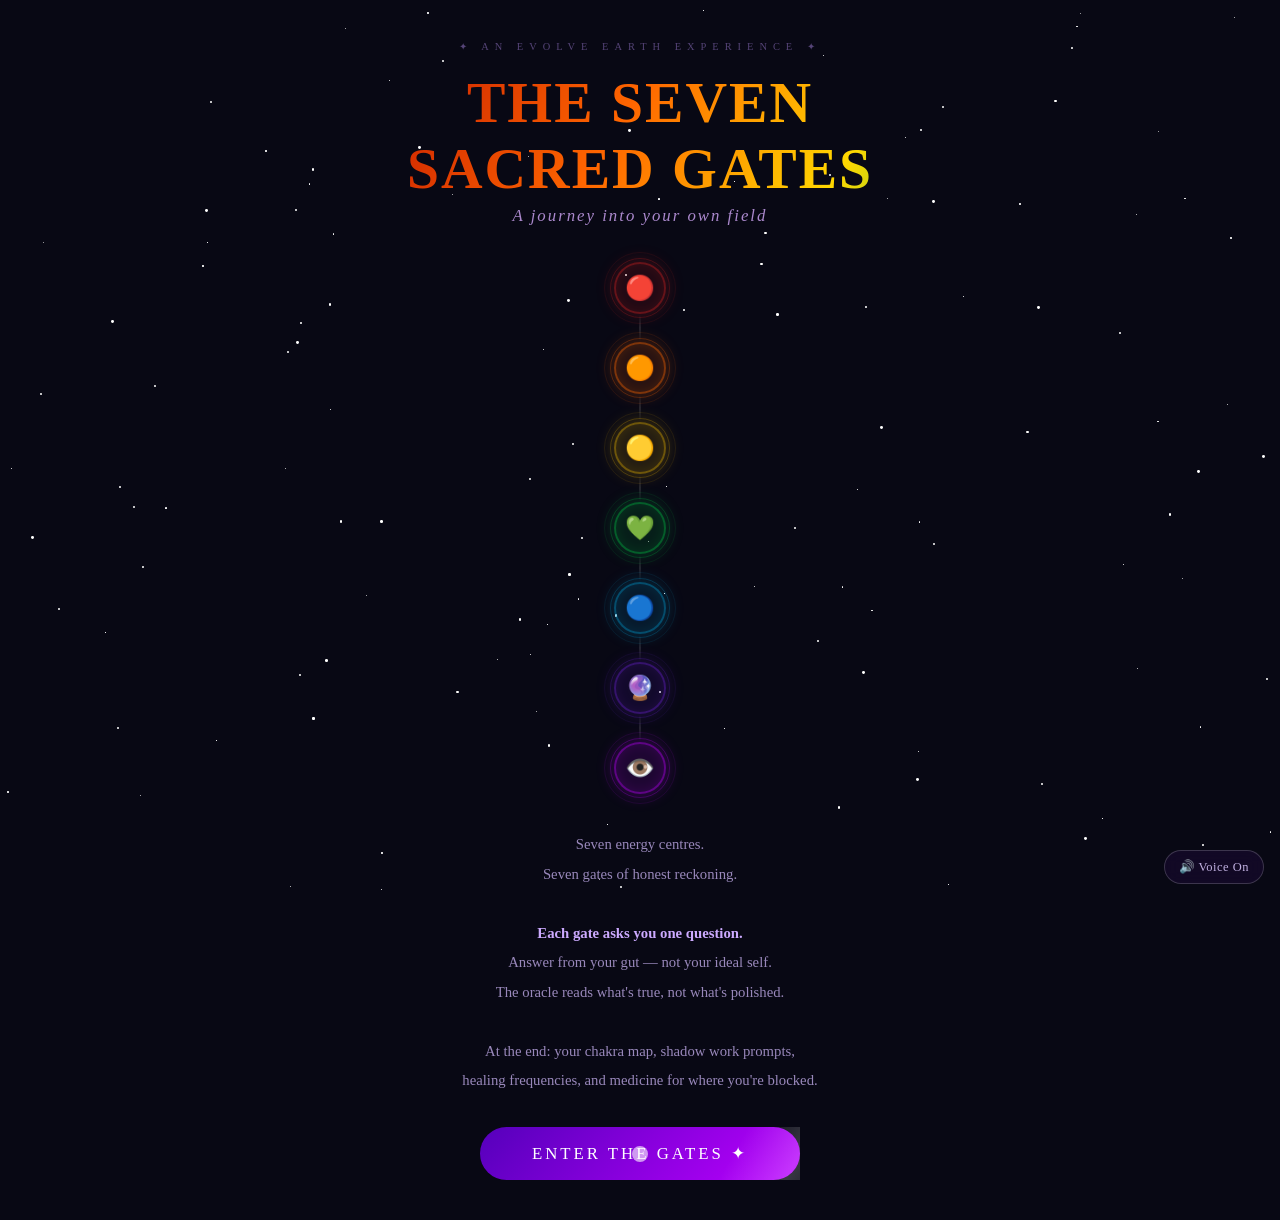
<file: versions/chakra-destiny-v2-mid.html>
<!DOCTYPE html>
<html lang="en">
<head>
<meta charset="UTF-8">
<meta name="viewport" content="width=device-width, initial-scale=1.0">
<title>THE SEVEN SACRED GATES ✦ Choose Your Chakra Destiny</title>
<style>
*,*::before,*::after{box-sizing:border-box;margin:0;padding:0}
body{background:#080814;color:#e8e0f0;font-family:'Georgia','Times New Roman',serif;min-height:100vh;overflow-x:hidden}
#stars{position:fixed;inset:0;z-index:0;pointer-events:none}
.star{position:absolute;border-radius:50%;background:#fff;animation:twinkle var(--d,3s) ease-in-out infinite alternate}
@keyframes twinkle{from{opacity:var(--a,.2)}to{opacity:var(--b,.8)}}

/* PROGRESS HEADER */
#prog-header{position:fixed;top:0;left:0;right:0;z-index:50;background:rgba(8,8,20,.96);backdrop-filter:blur(12px);border-bottom:1px solid rgba(255,255,255,.08);padding:8px 16px;display:none;align-items:center;justify-content:center;gap:4px}
#prog-header.show{display:flex}
.ph-node{display:flex;flex-direction:column;align-items:center;gap:2px}
.ph-dot{width:22px;height:22px;border-radius:50%;border:2px solid rgba(255,255,255,.12);display:flex;align-items:center;justify-content:center;font-size:.65em;transition:all .4s}
.ph-dot.open{border-color:var(--c);background:var(--c);box-shadow:0 0 10px var(--c);color:rgba(0,0,0,.7);font-size:.8em}
.ph-dot.blocked{border-color:var(--c);background:rgba(0,0,0,.6);opacity:.5}
.ph-dot.current{border-color:var(--c);box-shadow:0 0 8px var(--c);animation:phpulse 1.5s infinite}
@keyframes phpulse{0%,100%{box-shadow:0 0 4px var(--c)}50%{box-shadow:0 0 14px var(--c)}}
.ph-label{font-size:.5em;opacity:.5;letter-spacing:1px}
.ph-line{width:10px;height:2px;background:rgba(255,255,255,.1);margin-top:-11px}

/* SCREENS */
.screen{display:none;min-height:100vh;padding:80px 18px 80px;max-width:800px;margin:0 auto;position:relative;z-index:1;flex-direction:column;align-items:center;justify-content:flex-start}
.screen.active{display:flex;animation:fadeIn .5s ease}
.no-top{padding-top:30px}
@keyframes fadeIn{from{opacity:0;transform:translateY(14px)}to{opacity:1;transform:translateY(0)}}

/* BUTTONS */
.btn{padding:14px 36px;border:none;border-radius:50px;cursor:pointer;font-size:1em;font-family:inherit;transition:all .3s;letter-spacing:1px;text-transform:uppercase}
.btn-start{background:linear-gradient(135deg,#5500bb,#bb00ff);color:#fff;box-shadow:0 0 25px rgba(140,0,255,.4)}
.btn-start:hover{transform:translateY(-3px);box-shadow:0 0 45px rgba(140,0,255,.6)}
.btn-sm{background:rgba(255,255,255,.07);border:1px solid rgba(255,255,255,.18);color:#e0d8f0;padding:10px 26px;border-radius:40px;cursor:pointer;font-family:inherit;font-size:.82em;letter-spacing:1px;text-transform:uppercase;transition:all .25s}
.btn-sm:hover{background:rgba(255,255,255,.14)}

/* ── INTRO ── */
#screen-intro{justify-content:center;min-height:100vh;padding:40px 18px}
.intro-portal{display:flex;flex-direction:column;align-items:center;text-align:center;max-width:680px;width:100%}
.intro-eyebrow{font-size:.65em;letter-spacing:6px;text-transform:uppercase;color:#554477;margin-bottom:18px;animation:fadeIn 1.2s ease}
.rainbow{font-size:clamp(2.2em,7vw,3.6em);background:linear-gradient(120deg,#cc2200,#ff6600,#ffd700,#00cc55,#0088cc,#6600cc,#cc00ff);-webkit-background-clip:text;-webkit-text-fill-color:transparent;background-clip:text;background-size:300%;animation:shimmer 6s linear infinite;line-height:1.15;margin-bottom:4px;font-weight:bold;letter-spacing:2px}
@keyframes shimmer{0%{background-position:0%}100%{background-position:300%}}
.intro-tagline{font-size:1.05em;color:#aa88cc;font-style:italic;letter-spacing:2px;margin-bottom:36px;animation:fadeIn 1.8s ease}

/* Chakra Spine on intro */
.intro-spine{display:flex;flex-direction:column;align-items:center;margin:0 auto 36px;position:relative;gap:0}
.intro-spine-line{width:2px;height:28px;background:linear-gradient(to bottom,transparent,rgba(255,255,255,.12),transparent)}
.intro-orb{width:52px;height:52px;border-radius:50%;display:flex;align-items:center;justify-content:center;font-size:1.5em;position:relative;cursor:default;animation:orbFloat var(--d,3s) ease-in-out infinite alternate}
.intro-orb::before{content:'';position:absolute;inset:-6px;border-radius:50%;border:1px solid var(--c,#fff);opacity:.25;animation:orbRing var(--d,3s) ease-in-out infinite alternate}
.intro-orb::after{content:'';position:absolute;inset:-12px;border-radius:50%;border:1px solid var(--c,#fff);opacity:.1;animation:orbRing calc(var(--d,3s) * 1.4) ease-in-out infinite alternate}
@keyframes orbFloat{from{transform:scale(.94);filter:brightness(.85)}to{transform:scale(1.06);filter:brightness(1.15)}}
@keyframes orbRing{from{transform:scale(.9);opacity:.1}to{transform:scale(1.1);opacity:.3}}

.intro-wisdom{font-size:.92em;color:#9988bb;line-height:2;max-width:480px;margin-bottom:32px;animation:fadeIn 2.4s ease}
.intro-wisdom strong{color:#ccaaff;font-style:normal}
.btn-enter{padding:16px 52px;background:linear-gradient(135deg,#5500bb,#bb00ff);color:#fff;border:none;border-radius:50px;cursor:pointer;font-size:1.05em;font-family:inherit;letter-spacing:3px;text-transform:uppercase;position:relative;overflow:hidden;animation:entrancePulse 2.5s ease-in-out infinite}
.btn-enter::before{content:'';position:absolute;inset:0;background:linear-gradient(120deg,transparent 40%,rgba(255,255,255,.2) 50%,transparent 60%);background-size:200%;animation:shimmer 2s linear infinite}
.btn-enter:hover{transform:scale(1.05);box-shadow:0 0 50px rgba(140,0,255,.7)}
@keyframes entrancePulse{0%,100%{box-shadow:0 0 20px rgba(140,0,255,.4)}50%{box-shadow:0 0 50px rgba(140,0,255,.8),0 0 80px rgba(140,0,255,.3)}}

/* ── GATE SCREEN BACKGROUNDS ── */
.screen[data-chakra]{position:relative}
.screen[data-chakra]::before{content:'';position:fixed;inset:0;z-index:0;pointer-events:none;background:radial-gradient(ellipse 80% 60% at 50% 100%,var(--ck-bg,transparent) 0%,transparent 70%);opacity:.55}
.screen[data-chakra] .gate-top,.screen[data-chakra] .gate-card,.screen[data-chakra] .gate-q,.screen[data-chakra] .answers-wrap,.screen[data-chakra] .lifestyle-block{position:relative;z-index:1}
.ck-particles{position:fixed;inset:0;z-index:0;pointer-events:none;overflow:hidden}
.ckp{position:absolute;border-radius:50%;animation:ckpFloat linear infinite;opacity:0}
@keyframes ckpFloat{0%{transform:translateY(100vh) scale(0);opacity:0}10%{opacity:.4}80%{opacity:.2}100%{transform:translateY(-10vh) scale(1);opacity:0}}

/* ── ANSWER BUTTON RESONANCE ── */
.ans-btn{background:rgba(255,255,255,.04);border:1px solid rgba(255,255,255,.09);border-radius:14px;padding:15px 18px;cursor:pointer;text-align:left;font-family:inherit;font-size:.86em;color:#e0d8f0;display:flex;align-items:flex-start;gap:12px;width:100%;position:relative;overflow:hidden;transition:background .2s,border-color .2s,transform .1s}
.ans-btn::after{content:'';position:absolute;inset:0;border-radius:14px;opacity:0;transition:opacity .3s;background:radial-gradient(circle at var(--mx,50%) var(--my,50%),var(--ck-color,#ffffff22) 0%,transparent 60%)}
.ans-btn:hover::after{opacity:1}
.ans-btn.chosen{border-color:var(--ck-color,rgba(255,215,0,.55));background:var(--ck-bg-light,rgba(255,215,0,.08));animation:chosenPop .35s ease}
@keyframes chosenPop{0%{transform:scale(.97)}50%{transform:scale(1.025)}100%{transform:scale(1)}}
.ans-btn.locked{pointer-events:none;opacity:.65}
.ans-dot{position:absolute;right:14px;top:50%;transform:translateY(-50%);width:10px;height:10px;border-radius:50%;background:var(--ck-color,#ffffff44);opacity:.2;transition:all .2s;box-shadow:0 0 0 0 var(--ck-color,#fff)}
.ans-btn:hover .ans-dot{opacity:.9;box-shadow:0 0 12px 4px var(--ck-color,#fff);animation:dotPulse .6s ease-in-out infinite alternate}
.ans-btn.chosen .ans-dot{opacity:1;box-shadow:0 0 20px 6px var(--ck-color,#fff);animation:none}
@keyframes dotPulse{from{transform:translateY(-50%) scale(.8)}to{transform:translateY(-50%) scale(1.3)}}
.ans-emoji{font-size:1.3em;flex-shrink:0;margin-top:2px}
.ans-body{flex:1;padding-right:22px}
.ans-text{line-height:1.55}
.ans-hint{font-size:.7em;opacity:.4;font-style:italic;margin-top:3px}

/* Gate card styling enhancement */
.gate-card{background:rgba(10,5,25,.7);border:1px solid rgba(255,255,255,.1);border-radius:20px;padding:28px 24px;width:100%;max-width:740px;margin-top:14px;backdrop-filter:blur(8px)}

/* ── DOT CHARGING / BURST ── */
@keyframes dotCharge{0%{transform:translateY(-50%) scale(1)}100%{transform:translateY(-50%) scale(5);opacity:0.9}}
@keyframes dotBurst{0%{transform:translateY(-50%) scale(5);opacity:1}100%{transform:translateY(-50%) scale(10);opacity:0}}
@keyframes portalCharge{0%{transform:scale(1)}100%{transform:scale(3);opacity:0}}
@keyframes portalBurst{0%{transform:scale(3);opacity:1}60%{transform:scale(6);opacity:0.3}100%{transform:scale(8);opacity:0}}
.dot-charging .ans-dot{animation:dotCharge .16s linear forwards}
.dot-burst    .ans-dot{animation:dotBurst  .28s ease-out forwards}
.dot-charging .portal-dot{animation:portalCharge .16s linear forwards}
.dot-burst    .portal-dot{animation:portalBurst  .32s ease-out forwards}

/* ── PORTAL DOT (on large action buttons) ── */
.portal-dot{width:16px;height:16px;border-radius:50%;background:rgba(255,255,255,.6);position:absolute;top:50%;left:50%;transform:translate(-50%,-50%);pointer-events:none;transition:all .15s}
.btn-enter{position:relative;overflow:visible}
.btn-next-prox{position:relative;overflow:visible}

/* ── CURSOR HINT ── */
body{cursor:crosshair}

/* GATE CARD */
.gate-top{width:100%;max-width:740px;height:3px;border-radius:2px;margin-bottom:0}
.gate-card{background:rgba(255,255,255,.03);border:1px solid rgba(255,255,255,.07);border-radius:18px;padding:26px 24px;width:100%;max-width:740px;margin-top:14px}
.gate-label{font-size:.7em;letter-spacing:3px;text-transform:uppercase;color:#666;margin-bottom:4px;text-align:center}
.gate-name{font-size:1.85em;font-weight:bold;text-align:center;margin-bottom:2px}
.gate-sanskrit{font-style:italic;color:#998;font-size:.82em;text-align:center;margin-bottom:6px}
.gate-theme{font-size:.75em;letter-spacing:2px;opacity:.55;text-transform:uppercase;text-align:center;margin-bottom:14px}
.chakra-orb{width:68px;height:68px;border-radius:50%;margin:0 auto 14px;display:flex;align-items:center;justify-content:center;font-size:1.9em;animation:orbpulse 2.5s ease-in-out infinite}
@keyframes orbpulse{0%,100%{transform:scale(1)}50%{transform:scale(1.08)}}
.deep-q{font-size:.8em;color:#8877aa;text-align:center;font-style:italic;margin-bottom:12px;padding:10px 16px;border:1px solid rgba(255,255,255,.06);border-radius:10px;line-height:1.7}
.gate-intro{font-size:.85em;color:#b0a8c8;text-align:center;font-style:italic;margin-bottom:16px;line-height:1.8;max-width:560px;margin-left:auto;margin-right:auto}
.gate-q{font-size:1.02em;text-align:center;color:#e4daf4;margin-bottom:20px;line-height:1.85;max-width:600px;margin-left:auto;margin-right:auto}


/* ANSWERS */
.answers-wrap{display:flex;flex-direction:column;gap:10px;width:100%}
.ans-emoji{font-size:1.3em;flex-shrink:0;margin-top:2px}

/* LIFESTYLE SECTION */
.lifestyle-block{margin-top:22px;border-top:1px solid var(--ck-color,rgba(255,255,255,.08));border-top-width:1px;padding-top:20px;animation:fadeIn .4s ease}
.ls-label{font-size:.7em;letter-spacing:2px;text-transform:uppercase;margin-bottom:10px;text-align:center}
.ls-q{font-size:.88em;text-align:center;color:#e0d8f0;margin-bottom:14px;font-style:italic;line-height:1.7}
.ls-opts{display:flex;flex-direction:column;gap:8px}
.ls-btn{background:rgba(255,255,255,.04);border:1px solid rgba(255,255,255,.1);border-radius:12px;padding:12px 16px;cursor:pointer;text-align:left;font-family:inherit;font-size:.82em;color:#e0d8f0;transition:all .22s;display:flex;align-items:flex-start;gap:10px;width:100%}
.ls-btn:hover{background:rgba(255,255,255,.09);border-color:var(--ck-color,rgba(255,255,255,.3))}
.ls-btn.chosen{border-color:var(--ck-color,rgba(255,215,0,.5));background:rgba(255,255,255,.07)}
.ls-btn.locked{pointer-events:none}

/* NEXT BUTTON */
.next-row{text-align:center;margin-top:16px}
.btn-next{background:rgba(255,255,255,.07);border:1px solid rgba(255,255,255,.18);color:#e0d8f0;padding:12px 30px;border-radius:40px;cursor:pointer;font-family:inherit;font-size:.85em;letter-spacing:1px;text-transform:uppercase;transition:all .25s;display:none}
.btn-next.show{display:inline-block}
.btn-next:hover{background:rgba(255,255,255,.14);transform:translateY(-2px)}

/* ORACLE FLASH */
#oracle-flash{display:none;position:fixed;inset:0;z-index:100;background:rgba(8,8,20,.97);align-items:center;justify-content:center;text-align:center;padding:40px;flex-direction:column}
#oracle-flash.show{display:flex;animation:fadeIn .35s ease}
.of-emoji{font-size:3.2em;margin-bottom:18px;animation:bounceIn .5s ease}
@keyframes bounceIn{from{transform:scale(.4);opacity:0}to{transform:scale(1);opacity:1}}
.of-label{font-size:.7em;letter-spacing:3px;text-transform:uppercase;margin-bottom:10px;opacity:.7}
.of-msg{font-size:1.2em;font-style:italic;max-width:520px;color:#e8d8ff;line-height:1.85;margin-bottom:24px}
.of-continue{font-size:.78em;letter-spacing:2px;color:#9988bb;text-transform:uppercase;cursor:pointer;border:1px solid rgba(255,255,255,.18);padding:10px 26px;border-radius:30px;background:transparent;font-family:inherit;transition:all .25s}
.of-continue:hover{background:rgba(255,255,255,.08)}


/* CONTACT PANEL */
.contact-panel{width:100%;max-width:700px;background:linear-gradient(135deg,rgba(40,10,80,.8),rgba(20,5,50,.9));border:1px solid rgba(140,80,255,.3);border-radius:18px;padding:28px 24px;margin-bottom:32px;box-shadow:0 0 40px rgba(140,0,255,.15)}
.cp-title{font-size:1.3em;text-align:center;background:linear-gradient(135deg,#bb66ff,#ff88cc);-webkit-background-clip:text;-webkit-text-fill-color:transparent;background-clip:text;margin-bottom:6px;letter-spacing:2px}
.cp-sub{text-align:center;color:#9977bb;font-size:.85em;margin-bottom:20px;font-style:italic}
.cf-row{display:flex;gap:10px;margin-bottom:10px;flex-wrap:wrap}
.cf-row input{flex:1;min-width:160px;background:rgba(255,255,255,.06);border:1px solid rgba(255,255,255,.15);border-radius:10px;padding:11px 14px;color:#e8e0f0;font-family:inherit;font-size:.88em;outline:none;transition:border-color .25s}
.cf-row input:focus{border-color:rgba(140,80,255,.6)}
.cf-row input::placeholder{color:rgba(255,255,255,.3)}
.btn-save{width:100%;padding:14px;background:linear-gradient(135deg,#7700cc,#cc00ff);border:none;border-radius:12px;color:#fff;font-family:inherit;font-size:.95em;letter-spacing:2px;text-transform:uppercase;cursor:pointer;margin-top:8px;transition:all .3s}
.btn-save:hover{transform:translateY(-2px);box-shadow:0 0 30px rgba(200,0,255,.4)}
.cp-saved{text-align:center;color:#bb99ff;font-size:.95em;padding:10px 0}
.btn-return-link{background:rgba(140,80,255,.25);border:1px solid rgba(140,80,255,.4);border-radius:20px;color:#cc99ff;padding:7px 16px;cursor:pointer;font-family:inherit;font-size:.82em;margin-left:8px;transition:all .25s}
.btn-return-link:hover{background:rgba(140,80,255,.4)}
.cp-return-note{font-size:.72em;color:#7766aa;margin-top:8px;font-style:italic}

/* RESULTS */
.results-title{font-size:clamp(1.5em,5vw,2.3em);text-align:center;background:linear-gradient(135deg,#ffd700,#ff9900);-webkit-background-clip:text;-webkit-text-fill-color:transparent;background-clip:text;margin-bottom:6px}
.results-sub{text-align:center;color:#9988bb;font-style:italic;margin-bottom:30px}

/* SPINE MAP */
.spine-map{display:flex;flex-direction:column;align-items:center;margin:8px auto 30px}
.spine-line-v{width:2px;height:32px;background:rgba(255,255,255,.08)}
.spine-row{display:flex;align-items:center;justify-content:center;width:100%;max-width:400px;position:relative}
.spine-node{width:56px;height:56px;border-radius:50%;display:flex;align-items:center;justify-content:center;font-size:1.4em;flex-shrink:0;transition:all .6s}
.spine-node.open{animation:nodeGlow 2.5s ease-in-out infinite alternate}
.spine-node.blocked{opacity:.35;filter:saturate(.15)}
.spine-node.partial{opacity:.7;filter:saturate(.5)}
@keyframes nodeGlow{from{box-shadow:0 0 12px var(--c)}to{box-shadow:0 0 30px var(--c),0 0 55px var(--c)}}
.spine-lbl{position:absolute;font-size:.68em;white-space:nowrap;color:#c0b8d8}
.spine-lbl.left{right:calc(50% + 36px);text-align:right}
.spine-lbl.right{left:calc(50% + 36px);text-align:left}
.spine-arch{opacity:.6;font-size:.88em;margin-top:1px}
.spine-st{font-size:.75em;margin-top:1px;font-style:italic}
.spine-st.open{color:#44dd88}
.spine-st.blocked{color:#ff7777}
.spine-st.partial{color:#ffaa44}

/* SUMMARY */
.summary-card{background:linear-gradient(135deg,rgba(80,0,180,.18),rgba(180,0,255,.12));border:1px solid rgba(180,0,255,.28);border-radius:18px;padding:26px;text-align:center;width:100%;max-width:700px;margin-bottom:26px}
.sum-label{font-size:.7em;letter-spacing:3px;text-transform:uppercase;color:#cc88ff;margin-bottom:10px}
.sum-big{font-size:3.2em;margin-bottom:8px}
.sum-name{font-size:1.8em;font-weight:bold;color:#fff;margin-bottom:4px}
.sum-dosha{font-size:.82em;color:#cc88ff;margin-bottom:12px;letter-spacing:1px}
.sum-stats{font-size:.78em;color:#88aa88;margin-bottom:14px}
.sum-desc{font-size:.88em;color:#c0b4d8;line-height:1.8;max-width:520px;margin:0 auto}

/* SCORE GRID */
.score-grid{display:grid;grid-template-columns:repeat(3,1fr);gap:9px;width:100%;max-width:700px;margin-bottom:26px}
.sc-card{background:rgba(255,255,255,.04);border-radius:11px;padding:13px;text-align:center;border:1px solid rgba(255,255,255,.07)}
.sc-card.top{border-color:rgba(255,215,0,.4);background:rgba(255,215,0,.06)}
.sc-emoji{font-size:1.5em;margin-bottom:3px}
.sc-name{font-size:.78em;font-weight:bold}
.sc-count{font-size:.7em;opacity:.55;margin-top:2px}
.sc-bar{height:4px;border-radius:2px;margin-top:7px;background:rgba(255,255,255,.09)}
.sc-fill{height:100%;border-radius:2px;transition:width 1.2s ease .5s}

/* RESULT CARDS */
.rc-section-title{font-size:.7em;letter-spacing:3px;text-transform:uppercase;color:#9988bb;margin:10px 0 16px;text-align:center;width:100%;max-width:700px}
.result-cards{width:100%;max-width:700px}
.rc{background:rgba(255,255,255,.03);border-radius:13px;padding:20px;margin-bottom:14px;border-left:4px solid var(--c,#888);animation:slideUp .5s ease both}
@keyframes slideUp{from{opacity:0;transform:translateY(12px)}to{opacity:1;transform:translateY(0)}}
.rc-hd{display:flex;align-items:center;gap:11px;margin-bottom:11px}
.rc-badge{width:40px;height:40px;border-radius:50%;display:flex;align-items:center;justify-content:center;font-size:1.1em;background:var(--c,#888);flex-shrink:0;opacity:.9}
.rc-info{flex:1}
.rc-chakra{font-size:.95em;font-weight:bold;color:var(--c,#888)}
.rc-arch{font-size:.75em;opacity:.6;margin-top:1px}
.rc-ls{font-size:.7em;opacity:.5;margin-top:1px;font-style:italic}
.rc-status{padding:3px 9px;border-radius:14px;font-size:.68em;letter-spacing:1px;text-transform:uppercase;font-weight:bold;flex-shrink:0}
.s-open{background:rgba(0,200,80,.13);color:#44dd88;border:1px solid rgba(0,200,80,.28)}
.s-blocked{background:rgba(220,60,60,.13);color:#ff7777;border:1px solid rgba(220,60,60,.28)}
.s-partial{background:rgba(255,170,68,.13);color:#ffaa44;border:1px solid rgba(255,170,68,.28)}
.rc-body{font-size:.84em;color:#b8b0d0;margin-bottom:12px;line-height:1.75}
.med-box{background:rgba(0,0,0,.28);border-radius:9px;padding:13px;border:1px solid rgba(255,215,0,.13);margin-bottom:10px}
.med-title{font-size:.7em;letter-spacing:2px;text-transform:uppercase;color:#ffd700;margin-bottom:9px;display:flex;align-items:center;gap:5px}
.med-list{list-style:none}
.med-list li{font-size:.8em;color:#ccc4e4;padding:3px 0 3px 15px;position:relative;line-height:1.5}
.med-list li::before{content:'✦';position:absolute;left:0;color:#ffd700;font-size:.62em;top:6px}
.open-aff{background:rgba(0,200,80,.07);border:1px solid rgba(0,200,80,.18);border-radius:9px;padding:13px;font-style:italic;font-size:.84em;color:#88ffaa;text-align:center;line-height:1.7}

/* SHADOW WORK */
.sw-box{background:rgba(100,0,200,.08);border:1px solid rgba(150,0,255,.2);border-radius:10px;padding:14px;margin-top:10px}
.sw-title{font-size:.7em;letter-spacing:2px;text-transform:uppercase;color:#aa66ff;margin-bottom:10px;display:flex;align-items:center;gap:6px}
.sw-prompt{background:rgba(0,0,0,.35);border-radius:8px;padding:10px 12px;margin-bottom:7px;font-size:.78em;color:#d0c4f0;line-height:1.6;border-left:3px solid rgba(150,0,255,.4);cursor:pointer;transition:all .2s;position:relative}
.sw-prompt:hover{background:rgba(100,0,200,.18);border-left-color:rgba(200,100,255,.7)}
.sw-copy{font-size:.65em;color:#9977cc;display:block;margin-top:5px;letter-spacing:1px}
.sw-prompt.copied{border-left-color:#00cc44}
.sw-prompt.copied .sw-copy{color:#44dd88}

/* VIDEO */
.vid-box{background:rgba(0,120,200,.08);border:1px solid rgba(0,150,255,.18);border-radius:10px;padding:14px;margin-top:10px}
.vid-title{font-size:.7em;letter-spacing:2px;text-transform:uppercase;color:#44aaff;margin-bottom:10px;display:flex;align-items:center;gap:6px}
.vid-link{display:flex;align-items:center;gap:9px;text-decoration:none;background:rgba(0,0,0,.3);border-radius:8px;padding:10px 12px;color:#88ccff;font-size:.8em;border:1px solid rgba(0,150,255,.2);transition:all .2s;margin-bottom:6px}
.vid-link:hover{background:rgba(0,120,200,.18);border-color:rgba(0,150,255,.4);color:#aaddff}
.vid-thumb{width:32px;height:32px;background:rgba(255,0,0,.3);border-radius:4px;display:flex;align-items:center;justify-content:center;flex-shrink:0;font-size:1.1em}

/* REFLECTION */
.reflection-box{background:rgba(255,215,0,.05);border:1px solid rgba(255,215,0,.15);border-radius:14px;padding:22px;text-align:center;width:100%;max-width:700px;margin:20px 0}
.ref-title{font-size:.7em;letter-spacing:3px;text-transform:uppercase;color:#ffd700;margin-bottom:16px}
.ref-q{font-size:.9em;font-style:italic;color:#e8d8aa;line-height:1.85;margin-bottom:8px;padding:8px 0;border-bottom:1px solid rgba(255,215,0,.1)}
.ref-q:last-child{border-bottom:none}

.divider{width:50px;height:1px;background:linear-gradient(to right,transparent,rgba(255,255,255,.22),transparent);margin:16px auto}
.closing-wisdom{text-align:center;padding:28px 20px;font-style:italic;color:#9988bb;line-height:1.9;font-size:.88em;max-width:600px;margin:0 auto}

@media(max-width:600px){.ap-grid{grid-template-columns:repeat(2,1fr)}.score-grid{grid-template-columns:repeat(2,1fr)}.gate-card{padding:18px 14px}.spine-lbl{display:none}.ph-label{display:none}}

/* ===================== TTS VOICE TOGGLE ===================== */
#tts-toggle-btn{position:fixed;bottom:16px;right:16px;z-index:60;background:rgba(20,10,40,.88);border:1px solid rgba(255,255,255,.18);color:#c0b0e0;padding:8px 14px;border-radius:20px;cursor:pointer;font-family:inherit;font-size:.78em;letter-spacing:.5px;backdrop-filter:blur(8px);transition:all .2s}
#tts-toggle-btn:hover{background:rgba(60,20,100,.9);border-color:rgba(140,80,255,.4)}

/* ===================== IN-APP ORACLE PANEL ===================== */
#oracle-panel{position:fixed;inset:0;z-index:200;pointer-events:none}
#oracle-panel.open{pointer-events:all}
#oracle-panel-backdrop{position:absolute;inset:0;background:rgba(4,4,12,.78);backdrop-filter:blur(6px);opacity:0;transition:opacity .35s;cursor:pointer}
#oracle-panel.open #oracle-panel-backdrop{opacity:1}
#oracle-panel-inner{position:absolute;right:0;top:0;bottom:0;width:min(520px,100vw);background:linear-gradient(160deg,#0d0720 0%,#060410 100%);border-left:1px solid rgba(140,80,255,.3);display:flex;flex-direction:column;transform:translateX(100%);transition:transform .4s cubic-bezier(.25,.8,.25,1)}
#oracle-panel.open #oracle-panel-inner{transform:translateX(0)}
#oracle-panel-header{display:flex;align-items:center;justify-content:space-between;padding:14px 18px;border-bottom:1px solid rgba(140,80,255,.18);flex-shrink:0;background:rgba(80,0,180,.1)}
#oracle-panel-title{font-size:.78em;letter-spacing:3px;text-transform:uppercase;color:#cc88ff}
.oracle-hdr-btn{background:rgba(255,255,255,.07);border:1px solid rgba(255,255,255,.14);color:#e0d8f0;padding:5px 10px;border-radius:6px;cursor:pointer;font-family:inherit;font-size:.88em;transition:all .2s}
.oracle-hdr-btn:hover{background:rgba(255,255,255,.14)}
#oracle-api-setup{padding:24px 20px;display:flex;flex-direction:column;gap:14px;overflow-y:auto}
.oracle-setup-title{font-size:1.1em;color:#cc88ff;letter-spacing:1px}
.oracle-setup-desc{font-size:.82em;color:#9977bb;line-height:1.7}
#oracle-api-key-input{background:rgba(255,255,255,.06);border:1px solid rgba(255,255,255,.18);border-radius:10px;padding:11px 14px;color:#e8e0f0;font-family:monospace;font-size:.85em;outline:none;width:100%;transition:border-color .2s}
#oracle-api-key-input:focus{border-color:rgba(140,80,255,.5)}
#oracle-api-key-save{background:linear-gradient(135deg,#5500bb,#bb00ff);color:#fff;border:none;border-radius:30px;padding:12px 24px;cursor:pointer;font-family:inherit;font-size:.85em;letter-spacing:1px;text-transform:uppercase;align-self:flex-start;transition:all .25s}
#oracle-api-key-save:hover{transform:translateY(-2px);box-shadow:0 0 25px rgba(140,0,255,.5)}
.oracle-setup-note{font-size:.72em;color:#443355;font-style:italic;line-height:1.55}
#oracle-chat-area{flex:1;display:flex;flex-direction:column;overflow:hidden}
#oracle-messages{flex:1;overflow-y:auto;padding:16px 18px;display:flex;flex-direction:column;gap:14px;scroll-behavior:smooth}
.oracle-msg{padding:12px 15px;border-radius:12px;font-size:.85em;line-height:1.78;max-width:94%;word-break:break-word}
.oracle-msg.assistant{background:rgba(100,0,255,.12);border:1px solid rgba(140,80,255,.2);color:#e4d8ff;align-self:flex-start;border-radius:4px 12px 12px 12px;border-left:3px solid rgba(140,80,255,.5)}
.oracle-msg.user{background:rgba(255,255,255,.06);border:1px solid rgba(255,255,255,.1);color:#d8d0f0;align-self:flex-end;border-radius:12px 4px 12px 12px}
.oracle-msg.thinking{opacity:.5;font-style:italic;align-self:flex-start;animation:oracleThink 1.4s ease-in-out infinite;background:transparent;border:none;padding-left:0}
@keyframes oracleThink{0%,100%{opacity:.25}50%{opacity:.7}}
#oracle-input-row{display:flex;gap:8px;padding:12px 16px;border-top:1px solid rgba(255,255,255,.07);flex-shrink:0;align-items:flex-end}
#oracle-user-input{flex:1;background:rgba(255,255,255,.06);border:1px solid rgba(255,255,255,.14);border-radius:10px;padding:10px 13px;color:#e8e0f0;font-family:inherit;font-size:.85em;outline:none;resize:none;max-height:100px;transition:border-color .2s}
#oracle-user-input:focus{border-color:rgba(140,80,255,.45)}
#oracle-send-btn{background:linear-gradient(135deg,#5500bb,#bb00ff);color:#fff;border:none;border-radius:10px;padding:10px 16px;cursor:pointer;font-family:inherit;font-size:.82em;flex-shrink:0;transition:all .2s}
#oracle-send-btn:hover{filter:brightness(1.15)}
.oracle-key-change{background:transparent;border:none;color:#9977bb;cursor:pointer;font-family:inherit;font-size:.72em;letter-spacing:.5px;padding:4px;text-decoration:underline;margin-top:4px;display:block;text-align:center}

/* ===================== HEALING CHORD ===================== */
.chord-box{background:linear-gradient(135deg,rgba(30,0,60,.5),rgba(10,0,30,.6));border:1px solid rgba(140,80,255,.18);border-radius:18px;padding:28px 22px;text-align:center;width:100%;max-width:700px;margin-bottom:26px}
.chord-title{font-size:.75em;letter-spacing:3px;text-transform:uppercase;color:#cc88ff;margin-bottom:6px}
.chord-sub{font-size:.84em;color:#9988bb;font-style:italic;margin-bottom:24px;line-height:1.65;max-width:520px;margin-left:auto;margin-right:auto}
.chord-orbs{display:flex;flex-wrap:wrap;gap:14px;justify-content:center;margin-bottom:24px}
.chord-orb{width:76px;height:76px;border-radius:50%;display:flex;flex-direction:column;align-items:center;justify-content:center;cursor:pointer;border:2px solid var(--c,#888);background:transparent;font-size:1.5em;transition:all .22s;position:relative;flex-shrink:0}
.chord-orb:hover{transform:scale(1.14);box-shadow:0 0 24px var(--c)}
.chord-orb.playing{animation:chordOrbPulse 1.1s ease-in-out infinite}
@keyframes chordOrbPulse{0%,100%{box-shadow:0 0 10px var(--c),0 0 20px var(--c)33}50%{box-shadow:0 0 30px var(--c),0 0 60px var(--c)66}}
.chord-orb-hz{font-size:.52em;margin-top:2px;opacity:.65;line-height:1;color:var(--c)}
.chord-btn-row{display:flex;gap:10px;justify-content:center;flex-wrap:wrap;margin-bottom:16px}
.chord-play-btn{background:linear-gradient(135deg,#3300aa,#9900ff);color:#fff;border:none;border-radius:30px;padding:12px 30px;cursor:pointer;font-family:inherit;font-size:.88em;letter-spacing:1px;text-transform:uppercase;transition:all .25s}
.chord-play-btn:hover{transform:translateY(-2px);box-shadow:0 0 28px rgba(140,0,255,.5)}
.chord-play-btn.playing{background:linear-gradient(135deg,#880000,#dd2200)}
.chord-notes-label{font-size:.7em;color:#554477;font-style:italic;margin-top:8px}

/* ===================== RESULTS TABS ===================== */
#results-nav{width:100%;max-width:700px;margin-bottom:24px;display:none}
.rtab-bar{display:flex;gap:4px;background:rgba(255,255,255,.04);border-radius:14px;padding:5px;border:1px solid rgba(255,255,255,.07);flex-wrap:wrap}
.rtab{flex:1;min-width:max-content;background:transparent;border:none;color:#7766aa;padding:8px 11px;border-radius:10px;cursor:pointer;font-family:inherit;font-size:.7em;letter-spacing:.5px;text-transform:uppercase;transition:all .2s;white-space:nowrap}
.rtab.active{background:rgba(140,80,255,.2);color:#e0d0ff;box-shadow:inset 0 0 0 1px rgba(140,80,255,.3)}
.rtab:hover:not(.active){background:rgba(255,255,255,.06);color:#c0b0d8}
.rtab-panel{display:none;width:100%;flex-direction:column;align-items:center}
.rtab-panel.active{display:flex;animation:fadeIn .3s ease}
.tab-content-box{background:rgba(255,255,255,.025);border:1px solid rgba(255,255,255,.07);border-radius:14px;padding:22px;width:100%;max-width:700px;margin-bottom:16px}
.tab-section-title{font-size:.72em;letter-spacing:3px;text-transform:uppercase;color:#9988bb;margin-bottom:14px;display:flex;align-items:center;gap:8px}
.tab-item{display:flex;align-items:flex-start;gap:12px;padding:12px 0;border-bottom:1px solid rgba(255,255,255,.05)}
.tab-item:last-child{border-bottom:none}
.tab-item-emoji{font-size:1.4em;flex-shrink:0;margin-top:2px}
.tab-item-body{flex:1}
.tab-item-title{font-size:.88em;font-weight:bold;color:#e0d8f0;margin-bottom:3px}
.tab-item-desc{font-size:.78em;color:#9988aa;line-height:1.6}
.tab-item-sub{font-size:.72em;color:#665577;font-style:italic;margin-top:2px}
.tab-link{display:inline-flex;align-items:center;gap:6px;font-size:.75em;color:#88aacc;text-decoration:none;padding:5px 12px;border:1px solid rgba(100,150,255,.25);border-radius:14px;margin-top:6px;transition:all .2s}
.tab-link:hover{background:rgba(100,150,255,.1);border-color:rgba(100,150,255,.4)}

/* CONTACT GATE SCREEN */
#screen-contact{justify-content:center;min-height:100vh;padding:40px 18px}
.cp-privacy{font-size:.7em;color:#554477;margin-top:14px;font-style:italic;letter-spacing:1px}

/* ORACLE LINK BUTTON */
.oracle-link-btn{background:linear-gradient(135deg,#5500bb,#bb00ff);color:#fff;text-decoration:none;display:inline-flex;align-items:center;gap:8px;padding:12px 26px;border-radius:30px;font-size:.88em;letter-spacing:1px;text-transform:uppercase;border:none;cursor:pointer;font-family:inherit;transition:all .25s;box-shadow:0 0 18px rgba(140,0,255,.3)}
.oracle-link-btn:hover{transform:translateY(-2px);box-shadow:0 0 35px rgba(140,0,255,.6);filter:brightness(1.1)}

/* YOUTUBE EMBED */
.vid-embed-wrap{border-radius:10px;overflow:hidden;margin:8px 0;background:#000;position:relative;aspect-ratio:16/9}
.vid-embed-wrap iframe{width:100%;height:100%;display:block;border:0;position:absolute;inset:0}
.vid-note{font-size:.75em;color:#8899aa;font-style:italic;margin-top:6px;text-align:center}

/* SURPRISE GIFT */
.gift-reveal-box{width:100%;max-width:700px;margin:20px 0}
.gift-lock{background:linear-gradient(135deg,rgba(180,140,0,.15),rgba(255,215,0,.08));border:1px solid rgba(255,215,0,.28);border-radius:18px;padding:36px 24px;text-align:center;cursor:pointer;transition:all .3s;animation:giftGlow 3s ease-in-out infinite}
.gift-lock:hover{background:linear-gradient(135deg,rgba(180,140,0,.25),rgba(255,215,0,.15));border-color:rgba(255,215,0,.55);transform:scale(1.01)}
@keyframes giftGlow{0%,100%{box-shadow:0 0 20px rgba(255,215,0,.12)}50%{box-shadow:0 0 45px rgba(255,215,0,.3)}}
.gift-lock-emoji{font-size:3em;display:block;margin-bottom:12px;animation:giftFloat 2s ease-in-out infinite alternate}
@keyframes giftFloat{from{transform:translateY(-5px)}to{transform:translateY(5px)}}
.gift-lock-text{font-size:.78em;letter-spacing:3px;text-transform:uppercase;color:#ffd700;margin-bottom:8px}
.gift-lock-sub{font-size:.88em;color:#aa9955;font-style:italic;line-height:1.65}
.gift-content{background:linear-gradient(135deg,rgba(0,50,20,.5),rgba(0,120,60,.2));border:1px solid rgba(0,200,80,.3);border-radius:18px;padding:32px 24px;text-align:center;animation:fadeIn .6s ease}
.gift-title{font-size:1.5em;color:#44ff88;letter-spacing:2px;margin-bottom:16px;text-shadow:0 0 20px rgba(0,255,100,.4)}
.gift-body{font-size:.9em;color:#c0e8cc;line-height:1.9;max-width:520px;margin:0 auto}
.gift-body p{margin-bottom:10px}
.gift-body strong{color:#88ffaa;font-style:normal}
.gift-body em{color:#aaddcc}

/* MOBILE TOUCH + RESPONSIVE */
@media(max-width:768px){
  .ans-btn,.ls-btn{touch-action:none;-webkit-tap-highlight-color:transparent;min-height:52px}
  .btn-enter,.of-continue,.btn-next,.btn-save{touch-action:manipulation}
  .cf-row{flex-direction:column}
  .cf-row input{min-width:100%;flex:none}
  .gpt-btn-row{flex-direction:column}
  .oracle-link-btn{justify-content:center;width:100%;box-sizing:border-box}
  .vid-embed-wrap{margin:6px 0}
  .intro-wisdom{font-size:.84em}
  .gift-lock,.gift-content{padding:24px 16px}
  .trans-orb-grid{padding:0 10px}
  .t-orb-bar-wrap{width:90px}
  .t-orb-info{max-width:130px}
}

/* ===================== CUSTOM GPT BLOCK ===================== */
.gpt-master{width:100%;max-width:700px;background:linear-gradient(135deg,rgba(0,80,200,.12),rgba(100,0,255,.1));border:1px solid rgba(100,100,255,.25);border-radius:18px;padding:24px;margin-bottom:26px}
.gpt-master-title{font-size:.72em;letter-spacing:3px;text-transform:uppercase;color:#8899ff;margin-bottom:6px;display:flex;align-items:center;gap:8px}
.gpt-master-sub{font-size:.85em;color:#b0b8e8;line-height:1.7;margin-bottom:16px}
.gpt-prompt-preview{background:rgba(0,0,0,.4);border-radius:10px;padding:14px;font-size:.78em;color:#c8c0f0;line-height:1.65;font-family:monospace;border:1px solid rgba(100,100,255,.2);max-height:120px;overflow:hidden;position:relative;margin-bottom:14px}
.gpt-prompt-preview::after{content:'';position:absolute;bottom:0;left:0;right:0;height:40px;background:linear-gradient(transparent,rgba(8,8,20,.9))}
.gpt-btn-row{display:flex;gap:10px;flex-wrap:wrap}
.gpt-btn{display:inline-flex;align-items:center;gap:7px;padding:10px 20px;border-radius:30px;font-size:.8em;text-decoration:none;font-family:inherit;cursor:pointer;border:none;letter-spacing:.5px;transition:all .25s;text-transform:uppercase}
.gpt-btn-claude{background:linear-gradient(135deg,#c45000,#ff6822);color:#fff;box-shadow:0 0 18px rgba(255,100,0,.3)}
.gpt-btn-gpt{background:linear-gradient(135deg,#0e7a0d,#1ab31a);color:#fff;box-shadow:0 0 18px rgba(30,180,30,.3)}
.gpt-btn-copy{background:rgba(255,255,255,.08);border:1px solid rgba(255,255,255,.18);color:#e0d8f0}
.gpt-btn:hover{transform:translateY(-2px);filter:brightness(1.15)}

/* ===================== RESOURCES BLOCK ===================== */
.res-box{background:rgba(0,150,255,.06);border:1px solid rgba(0,150,255,.15);border-radius:10px;padding:14px;margin-top:10px}
.res-title{font-size:.7em;letter-spacing:2px;text-transform:uppercase;color:#44bbff;margin-bottom:12px;display:flex;align-items:center;gap:6px}
.res-section{margin-bottom:12px}
.res-section-label{font-size:.68em;letter-spacing:1px;text-transform:uppercase;color:#6699bb;margin-bottom:6px}
.res-course-link{display:flex;flex-direction:column;background:rgba(0,0,0,.3);border-radius:8px;padding:10px 12px;margin-bottom:6px;text-decoration:none;border:1px solid rgba(0,150,255,.15);transition:all .2s}
.res-course-link:hover{background:rgba(0,100,200,.18);border-color:rgba(0,150,255,.35)}
.res-course-title{font-size:.82em;color:#88ccff;font-weight:bold;margin-bottom:2px}
.res-course-desc{font-size:.73em;color:#8899aa;line-height:1.45}
.res-tags{display:flex;flex-wrap:wrap;gap:6px}
.res-tag{background:rgba(0,150,255,.1);border:1px solid rgba(0,150,255,.2);border-radius:20px;padding:3px 10px;font-size:.7em;color:#77bbdd}
.res-books{font-size:.78em;color:#aab8cc;line-height:1.7}
.res-books li{padding-left:14px;position:relative}
.res-books li::before{content:'📖';font-size:.75em;position:absolute;left:0;top:2px}

/* ===================== TRANSITION SCREEN ===================== */
#screen-transition{background:radial-gradient(ellipse at 50% 40%,#0d0820 0%,#080814 70%)}
.trans-hero{text-align:center;margin-bottom:30px;width:100%}
.trans-eyebrow{font-size:.72em;letter-spacing:4px;text-transform:uppercase;color:#9977cc;margin-bottom:12px;opacity:0;animation:tFadeUp .6s ease .2s both}
.trans-title{font-size:clamp(1.6em,5vw,2.8em);background:linear-gradient(135deg,#cc00ff,#4488ff,#ff6600);-webkit-background-clip:text;-webkit-text-fill-color:transparent;background-clip:text;background-size:200%;animation:shimmer 4s linear infinite,tFadeUp .7s ease .4s both;opacity:0;line-height:1.2;margin-bottom:10px}
.trans-sub{font-size:.9em;font-style:italic;color:#9988bb;opacity:0;animation:tFadeUp .6s ease .7s both}
@keyframes tFadeUp{from{opacity:0;transform:translateY(14px)}to{opacity:1;transform:translateY(0)}}

.trans-orb-grid{display:flex;flex-direction:column;align-items:center;gap:0;margin:24px auto;width:100%;max-width:680px}
.trans-orb-row{display:flex;align-items:center;gap:12px;width:100%;justify-content:center;padding:5px 0;opacity:0;transform:translateX(-20px);transition:opacity .5s ease,transform .5s ease}
.trans-orb-row.reveal{opacity:1;transform:translateX(0)}
.trans-orb-row.right-entry{transform:translateX(20px)}
.trans-orb-row.right-entry.reveal{transform:translateX(0)}
.t-orb{width:56px;height:56px;border-radius:50%;display:flex;align-items:center;justify-content:center;font-size:1.4em;flex-shrink:0;transition:box-shadow .4s}
.t-orb.lit-open{animation:tOrbGlow 2s ease-in-out infinite alternate}
.t-orb.lit-blocked{filter:saturate(.2);opacity:.5}
.t-orb.lit-partial{filter:saturate(.55);opacity:.75}
@keyframes tOrbGlow{from{box-shadow:0 0 12px var(--c)}to{box-shadow:0 0 30px var(--c),0 0 55px var(--c)}}
.t-orb-info{flex:1;max-width:200px}
.t-orb-name{font-size:.8em;font-weight:bold;color:var(--c)}
.t-orb-arch{font-size:.75em;opacity:.65;margin-top:2px}
.t-orb-bar-wrap{width:140px;height:6px;background:rgba(255,255,255,.08);border-radius:3px;overflow:hidden;flex-shrink:0}
.t-orb-bar{height:100%;border-radius:3px;width:0%;transition:width 1s ease .3s}
.t-orb-status{font-size:.7em;min-width:90px;text-align:right;flex-shrink:0}
.t-status-open{color:#44dd88}
.t-status-blocked{color:#ff7777}
.t-status-partial{color:#ffaa44}

.trans-flow-score{text-align:center;margin:20px 0;opacity:0;transition:opacity .6s ease}
.trans-flow-score.show{opacity:1}
.tfs-label{font-size:.7em;letter-spacing:3px;text-transform:uppercase;color:#9988bb;margin-bottom:8px}
.tfs-number{font-size:3.5em;font-weight:bold;color:#fff;line-height:1}
.tfs-pct{font-size:1em;color:#cc88ff}
.tfs-bar-wrap{width:260px;height:8px;background:rgba(255,255,255,.08);border-radius:4px;overflow:hidden;margin:10px auto 8px}
.tfs-bar{height:100%;border-radius:4px;background:linear-gradient(90deg,#cc0000,#ff6600,#ffd700,#00cc44,#0099cc,#6600cc,#cc00ff);transition:width 1.5s ease .3s}
.tfs-phrase{font-size:.85em;font-style:italic;color:#c0b4d8;margin-top:6px}
.trans-cta{opacity:0;transition:opacity .5s ease;margin-top:16px}
.trans-cta.show{opacity:1}

/* ===================== ENHANCED DASHBOARD ===================== */
.dash-panel{width:100%;max-width:700px;background:rgba(255,255,255,.02);border:1px solid rgba(255,255,255,.07);border-radius:18px;padding:22px;margin-bottom:26px;overflow:hidden}
.dash-panel-title{font-size:.7em;letter-spacing:3px;text-transform:uppercase;color:#9988bb;margin-bottom:16px;text-align:center}
.dash-row{display:flex;align-items:center;gap:10px;padding:8px 0;border-bottom:1px solid rgba(255,255,255,.05)}
.dash-row:last-child{border-bottom:none}
.dash-icon{width:36px;height:36px;border-radius:50%;display:flex;align-items:center;justify-content:center;font-size:1.1em;flex-shrink:0}
.dash-name{font-size:.8em;width:90px;flex-shrink:0;font-weight:bold}
.dash-bar-wrap{flex:1;height:8px;background:rgba(255,255,255,.07);border-radius:4px;overflow:hidden;position:relative}
.dash-bar{height:100%;border-radius:4px;width:0%;transition:width 1.2s ease var(--delay,.1s)}
.dash-arch{font-size:.75em;width:100px;flex-shrink:0;text-align:right;opacity:.75}
.dash-status{font-size:.68em;width:80px;flex-shrink:0;text-align:right;font-weight:bold;letter-spacing:.5px}
@media(max-width:600px){.dash-arch{display:none}.dash-status{width:60px;font-size:.6em}}
</style>
</head>
<body>
<div id="stars"></div>

<!-- PROGRESS HEADER -->
<div id="prog-header"></div>

<!-- INTRO -->
<div id="screen-intro" class="screen no-top active">
  <div class="intro-portal">
    <div class="intro-eyebrow">✦ An Evolve Earth Experience ✦</div>
    <div class="rainbow">THE SEVEN<br>SACRED GATES</div>
    <div class="intro-tagline">A journey into your own field</div>

    <!-- Animated chakra spine -->
    <div class="intro-spine" id="intro-spine"></div>

    <div class="intro-wisdom">
      Seven energy centres.<br>
      Seven gates of honest reckoning.<br><br>
      <strong>Each gate asks you one question.</strong><br>
      Answer from your gut — not your ideal self.<br>
      The oracle reads what's true, not what's polished.<br><br>
      At the end: your chakra map, shadow work prompts,<br>
      healing frequencies, and medicine for where you're blocked.
    </div>

    <button class="btn-enter" id="btn-enter">ENTER THE GATES ✦<span class="portal-dot"></span></button>
  </div>
</div>

<!-- ORACLE FLASH -->
<div id="oracle-flash">
  <div id="of-emoji" class="of-emoji"></div>
  <div id="of-label" class="of-label"></div>
  <div id="of-msg" class="of-msg"></div>
  <button class="of-continue" id="of-continue-btn">CONTINUE THE JOURNEY →<span class="portal-dot"></span></button>
</div>

<!-- TRANSITION SCREEN -->
<div id="screen-transition" class="screen no-top">
  <div class="trans-hero">
    <div class="trans-eyebrow">✦ Seven gates complete ✦</div>
    <div class="trans-title">THE ORACLE<br>READS YOUR FIELD</div>
    <div class="trans-sub">Hold still. Your energy centers are being mapped.</div>
  </div>
  <div id="trans-orb-grid" class="trans-orb-grid"></div>
  <div id="trans-flow-score" class="trans-flow-score">
    <div class="tfs-label">OVERALL ENERGY FLOW</div>
    <div><span id="tfs-num" class="tfs-number">0</span><span class="tfs-pct">%</span></div>
    <div class="tfs-bar-wrap"><div id="tfs-bar" class="tfs-bar" style="width:0%"></div></div>
    <div id="tfs-phrase" class="tfs-phrase"></div>
  </div>
  <div id="trans-cta" class="trans-cta">
    <button class="btn btn-start" id="trans-reveal-btn">REVEAL YOUR FULL READING ✦<span class="portal-dot"></span></button>
  </div>
</div>

<!-- TTS VOICE TOGGLE (fixed floating) -->
<button id="tts-toggle-btn" onclick="toggleTTS()">🔊 Voice On</button>

<!-- IN-APP ORACLE PANEL -->
<div id="oracle-panel">
  <div id="oracle-panel-backdrop"></div>
  <div id="oracle-panel-inner">
    <div id="oracle-panel-header">
      <span id="oracle-panel-title">✦ YOUR PERSONAL ORACLE</span>
      <div style="display:flex;gap:6px;align-items:center">
        <button class="oracle-hdr-btn" id="oracle-tts-btn" title="Toggle oracle voice">🔊</button>
        <button class="oracle-hdr-btn" id="oracle-close-btn">✕</button>
      </div>
    </div>
    <!-- API key setup (first time) -->
    <div id="oracle-api-setup">
      <div class="oracle-setup-title">🔮 Activate Your Oracle</div>
      <div class="oracle-setup-desc">Enter your Anthropic API key to enable your personal in-app oracle session. Your key is saved only in this browser and sent directly to Anthropic — never to any other server.</div>
      <input id="oracle-api-key-input" type="password" placeholder="sk-ant-api03-..." autocomplete="off" />
      <button id="oracle-api-key-save">✦ Activate Oracle</button>
      <div class="oracle-setup-note">Don't have a key? Get one free at console.anthropic.com · Your key stays local in your browser's localStorage.</div>
    </div>
    <!-- Chat area (after key set) -->
    <div id="oracle-chat-area" style="display:none">
      <div id="oracle-messages"></div>
      <div id="oracle-input-row">
        <textarea id="oracle-user-input" placeholder="Speak your truth to the Oracle..." rows="2"></textarea>
        <button id="oracle-send-btn">→</button>
      </div>
    </div>
  </div>
</div>

<!-- CONTACT GATE (required before results) -->
<div id="screen-contact" class="screen no-top">
  <div class="intro-portal" style="max-width:600px">
    <div class="intro-eyebrow">✦ Your reading awaits ✦</div>
    <div class="rainbow" style="font-size:clamp(1.8em,5vw,2.8em)">UNLOCK<br>YOUR SOUL MAP</div>
    <div class="intro-tagline">Enter your details to claim your full chakra reading</div>
    <div class="contact-panel" style="margin-top:24px">
      <div class="cp-title">🔮 CLAIM YOUR READING</div>
      <div class="cp-sub">Your unique soul map is ready — enter your details to access it now and receive a personal link to return anytime</div>
      <form id="contact-form" onsubmit="submitContact(event)">
        <div class="cf-row">
          <input id="cf-name"  type="text"  placeholder="Your Name *" required autocomplete="name" />
          <input id="cf-email" type="email" placeholder="Email Address *" required autocomplete="email" />
        </div>
        <div class="cf-row">
          <input id="cf-phone" type="tel"  placeholder="Phone (optional)" autocomplete="tel" />
          <input id="cf-fb"    type="text" placeholder="Facebook (optional)" />
          <input id="cf-ig"    type="text" placeholder="Instagram @handle (optional)" />
        </div>
        <button type="submit" class="btn-save">🔮 ACCESS MY SOUL MAP</button>
      </form>
    </div>
    <div class="cp-privacy">🔒 Your information is private and never shared. Used only to save your personal reading.</div>
  </div>
</div>

<!-- RESULTS -->
<div id="screen-results" class="screen">
  <!-- Results Navigation Tabs -->
  <div id="results-nav">
    <div class="rtab-bar">
      <button class="rtab active" data-tab="oracle" onclick="switchResultsTab('oracle')">🔮 Oracle</button>
      <button class="rtab" data-tab="diet" onclick="switchResultsTab('diet')">🌿 Diet</button>
      <button class="rtab" data-tab="colors" onclick="switchResultsTab('colors')">💎 Colors</button>
      <button class="rtab" data-tab="retreats" onclick="switchResultsTab('retreats')">🏔️ Retreats</button>
      <button class="rtab" data-tab="products" onclick="switchResultsTab('products')">✨ Products</button>
    </div>
  </div>

  <!-- ORACLE TAB (default) -->
  <div class="rtab-panel active" data-tab="oracle" id="tab-oracle" style="flex-direction:column;align-items:center">
  <div class="results-title">YOUR CHAKRA READING</div>
  <div class="results-sub">Seven centers. Seven truths. One magnificent, messy, whole you.</div>

  <!-- Return link (only shown for returning users / after save) -->
  <div id="return-link-panel" style="display:none;text-align:center;margin-bottom:16px">
    <button onclick="copyReturnLink(this)" class="btn-return-link">📋 Copy Return Link</button>
    <div class="cp-return-note">Bookmark this link to return to your reading anytime</div>
  </div>

  <div id="chakra-dashboard" class="dash-panel"></div>
  <div id="gpt-master" class="gpt-master"></div>
  <div id="spine-map" class="spine-map"></div>
  <div id="summary-card" class="summary-card"></div>
  <div id="score-grid" class="score-grid"></div>
  <div class="reflection-box" id="reflection-box"></div>
  <div id="healing-chord-section"></div>
  <div class="rc-section-title">DEEP DIVE · PER CHAKRA MEDICINE · SHADOW WORK · RESOURCES · HEALING VIDEOS</div>
  <div id="result-cards" class="result-cards"></div>
  <div class="closing-wisdom">
    <div class="divider"></div>
    <p>"You are not broken. You are not behind.<br>You are a being of seven rivers, and some of them are dammed right now.<br>The dam is not the river.</p>
    <p style="margin-top:12px">The medicine is always simpler than the story about why you don't deserve it."</p>
    <div class="divider" style="margin-top:18px"></div>
  </div>
  <div style="text-align:center;margin:20px 0 10px">
    <button class="btn btn-start" onclick="restart()">ENTER THE GATES AGAIN ✦</button>
  </div>
  </div><!-- end tab-oracle -->

  <!-- DIET & LIFESTYLE TAB -->
  <div class="rtab-panel" data-tab="diet" id="tab-diet"></div>

  <!-- COLORS & CRYSTALS TAB -->
  <div class="rtab-panel" data-tab="colors" id="tab-colors"></div>

  <!-- RETREATS & EVENTS TAB -->
  <div class="rtab-panel" data-tab="retreats" id="tab-retreats"></div>

  <!-- PRODUCTS TAB -->
  <div class="rtab-panel" data-tab="products" id="tab-products"></div>

</div>

<script>
// =============================================
// DATA
// =============================================
const ARC = {
  KING:    {n:'THE KING',    d:'Healthy Kapha',   e:'👑',c:'#4488ff',h:true,
    short:'Grounded sovereign — stable, generous, present, unshakeable',
    desc:'You carry the earth in your bones. When you\'re in King energy you are the calm in every storm — the one people gather around not because you demand it, but because your presence is genuinely nourishing. You lead with patience, hold space without needing credit, and your love is a steady river, not a flash flood.'},
  SLEEPER: {n:'THE SLEEPER', d:'Unhealthy Kapha', e:'😴',c:'#7799aa',h:false,
    short:'Comfort zone champion — avoiding, numbing, postponing what matters',
    desc:'Your Kapha has curdled into beautiful, cozy resistance. You know exactly how things should change. You will start on Monday. Or maybe the Monday after that. The couch knows your shape by heart. But something in you is whispering that you were born for more than this level of... horizontal.'},
  WARRIOR: {n:'THE WARRIOR', d:'Healthy Pitta',   e:'⚔️',c:'#ff8822',h:true,
    short:'Focused fire — disciplined, clear, brave, boundaried',
    desc:'Your Pitta burns clean and bright. You have a mission and you\'re moving. You can hold a boundary, speak the hard truth with warmth, and back your convictions with action. People know where they stand with you. You are proof that intensity can be a gift when it\'s in service of something real.'},
  EGO:     {n:'THE EGO',     d:'Unhealthy Pitta', e:'🔥',c:'#ff3333',h:false,
    short:'Uncontrolled fire — controlling, critical, needing to win at all costs',
    desc:'Your Pitta has jumped the banks and is scorching the neighbourhood. You are right. You are VERY right. Everyone else would see it too if they were paying attention. The fire is gorgeous — but it\'s supposed to cook the food, not burn the kitchen. Humility is the water. You know where to find it.'},
  MAGICIAN:{n:'THE MAGICIAN',d:'Healthy Vata',    e:'🪄',c:'#aa44ff',h:true,
    short:'Creative visionary — intuitive, expansive, sees what others miss',
    desc:'Your Vata dances in the spaces between things. When balanced, you are a genuine oracle — pulling visions and connections from thin air that others couldn\'t imagine in a decade. You see the portal before anyone else notices the door.'},
  AFRAID:  {n:'THE AFRAID',  d:'Unhealthy Vata',  e:'😰',c:'#aaaacc',h:false,
    short:'Scattered & anxious — worried, ungrounded, frozen by what-ifs',
    desc:'Your Vata has untethered from the earth and is orbiting somewhere near Jupiter. Everything is a potential catastrophe. Your nervous system is running continuous threat-detection. This is not weakness — this is Vata without ground. The medicine is surprisingly simple: root, warmth, rhythm, safety.'}
};

const CHAKRAS = [
  {
    id:'root',num:1,color:'#cc2222',glow:'#ff4444',freq:396,emoji:'🔴',
    name:'Root Chakra',sanskrit:'Muladhara',
    theme:'Safety · Body · Home · Survival · Money',
    gateTitle:'THE FOUNDATION GATE',
    deepQ:'"What are you waiting for? What\'s holding you back?" — The root knows.',
    intro:'You arrive at the red threshold. The ground either holds you or swallows you. Everything you are is built on this.',
    question:'You wake to an unexpected $500 bill AND a cracked phone screen. Same day. The universe is clearly testing you. You...',
    answers:{
      KING:    {e:'👑',t:'Take a slow breath, make tea, and handle it methodically. You\'ve navigated worse. You\'re still here.'},
      SLEEPER: {e:'😴',t:'Order DoorDash, buy a phone case online, and schedule the bill for... sometime... eventually. Probably.'},
      WARRIOR: {e:'⚔️',t:'Build an action plan: call repair shops, dispute the charge, resolve both by 3pm. LET\'S GO.'},
      EGO:     {e:'🔥',t:'Text everyone about how unfair this is. This ALWAYS happens to you specifically. Someone needs to be held accountable.'},
      MAGICIAN:{e:'🪄',t:'Get a brilliant creative solution, then spend 3 hours researching minimalism and capsule wardrobes instead.'},
      AFRAID:  {e:'😰',t:'Spiral into full existential dread about your entire financial future. Cannot eat. Cannot sleep. Cannot stop.'}
    },
    oracle:{
      KING:{e:'🌳',m:'"Your roots run deep. The tree that bends in the storm doesn\'t fear it — it already knows it will not fall."'},
      SLEEPER:{e:'🛋️',m:'"Your root chakra sent a message. It\'s under the couch cushions. It\'s been there for three months. It wants you to MOVE."'},
      WARRIOR:{e:'📋',m:'"Your action plan is magnificent and mildly terrifying. Your root burns more fire than earth — but the fire is pointing somewhere real."'},
      EGO:{e:'📬',m:'"The universe has filed your complaint under \'still has lessons to learn\' — with genuine love and zero sympathy."'},
      MAGICIAN:{e:'🧦',m:'"You reorganised your sock drawer at 2am and called it progress. Your root chakra would like you back in your actual body."'},
      AFRAID:{e:'🌱',m:'"The spiral has a beginning. Your root chakra is the exit door. We are going to find it — slowly, with warm soup."'}
    },
    lifestyle:{
      label:'🌿 REAL TALK: Body, Food & Substances',
      q:'Honestly — what does your relationship with food, alcohol, or substances look like right now?',
      opts:[
        {e:'🥗',t:'Mostly whole food, minimal alcohol, no regular substance use. You feel the difference in your body.', score:'open'},
        {e:'🍕',t:'Junk food creeps in, a drink or two most weekends. Functional but you know your body could be better.', score:'neutral'},
        {e:'🍺',t:'Regular drinking or comfort eating as a stress default. Weed or other substances a few times a week. You notice it numbs things.', score:'partial'},
        {e:'🌫️',t:'Daily alcohol, substances, or bingeing on junk food to stay functional. The idea of stopping feels genuinely frightening.', score:'blocked'}
      ]
    },
    medicine:{
      KING:{type:'open',affirm:'Your foundation is solid. The world is safer because you walk in it. Share this steadiness with someone who needs it.'},
      SLEEPER:{title:'Wake the Root',items:['Walk barefoot on grass or soil for 5 minutes every single morning — no phone','Cold shower: just 30 seconds. Set the alarm. Do it before you think.','Declutter ONE drawer or shelf today. Movement is medicine.','Dance alone to a song you loved at 16. Your body remembers joy.','Commit to one physical challenge that makes you slightly uncomfortable — this week.']},
      WARRIOR:{type:'open',affirm:'Your root is fierce and functional. Use that energy to build something that outlasts the urgency.'},
      EGO:{title:'Earth the Fire',items:['Volunteer anonymously — no posting, no credit, just service','Spend 20 minutes in nature with absolutely no agenda','Practice saying "I was wrong about that" to someone you trust today','Lie on the ground (literally) and let the earth hold you for once','Plant something and tend it daily. Watch what humility grows.']},
      MAGICIAN:{type:'open',affirm:'Your root is creative and flexible — keep it tethered by returning to your body daily through movement or breath.'},
      AFRAID:{title:'Ground the Storm',items:['Eat warm, heavy root vegetables daily: sweet potato, beetroot, lentils, bone broth','Create one simple morning routine and protect it like a sacred law','5 minutes barefoot on earth, morning or evening — non-negotiable','Bodywork: massage, acupuncture, long baths, or weighted blanket — weekly','Repeat slowly: "I am safe in this body, in this moment, right now."']}
    },
    shadowWork:{
      SLEEPER:['I keep choosing comfort over growth. Help me explore what I\'m protecting when I resist change. Ask me hard questions and don\'t let me off the hook.','Let\'s examine my relationship with procrastination. What\'s the difference between genuine rest and avoidance disguised as self-care? Help me get honest.','I\'ve been saying "when x happens I\'ll start y" for a long time. Help me understand the fear underneath the postponement. What would I have to face if I started today?'],
      EGO:['I notice I often externalise blame when things go wrong. Help me explore what I\'d have to take responsibility for if I stopped doing that.','Help me explore my relationship with control in my daily life and finances. What am I afraid would happen if things were out of my control?','I often feel specially targeted by life\'s difficulties. Help me understand this story and what I\'d lose if I let it go.'],
      AFRAID:['Help me map the origins of my anxiety around safety and survival. Be specific — ask me about early experiences that created these patterns.','I carry fear in my body. Help me explore what specific fears live in my physical experience and where they originated. Go slowly.','Let\'s work with my relationship with money and security. When I imagine feeling completely safe, what comes up? What makes that image feel impossible?']
    },
    playlist:{url:'https://www.youtube.com/watch?v=_RQ9S1u7ag4&list=PL5KNhrwZCuCqiJFY24RwzLOZRT3HUg7fr',title:'Root Chakra Healing Playlist'}
  },
  {
    id:'sacral',num:2,color:'#ff6600',glow:'#ff9944',freq:417,emoji:'🟠',
    name:'Sacral Chakra',sanskrit:'Svadhisthana',
    theme:'Pleasure · Creativity · Flow · Desire · Emotion',
    gateTitle:'THE PLEASURE PALACE GATE',
    deepQ:'"When were you last truly happy? What were you doing?" — The sacral remembers.',
    intro:'Orange waters rise to your hips. Creativity lives here. The part of you that knows how to WANT things lives here. How alive is that part?',
    question:'Free Saturday afternoon. No obligations. Pure freedom. A gift from the universe. You...',
    answers:{
      KING:    {e:'👑',t:'Cook something gorgeous and invite people over — pleasure shared is pleasure doubled. Fill the house with warmth and noise.'},
      SLEEPER: {e:'😴',t:'Watch a show you\'ve already seen four times. Familiar. Safe. No surprises. You know what happens. Perfect.'},
      WARRIOR: {e:'⚔️',t:'Use the time to learn a new skill or productive hobby. Fun should have measurable outcomes. Wasted time is wasted time.'},
      EGO:     {e:'🔥',t:'Go to a social event and spend the whole time mentally calculating where you rank in the room.'},
      MAGICIAN:{e:'🪄',t:'Start three creative projects, write half a poem, redecorate one shelf, begin a vision board, and feel completely alive.'},
      AFRAID:  {e:'😰',t:'Feel guilty for not being productive. Anxious about enjoying yourself. It\'s basically the opposite of a Saturday.'}
    },
    oracle:{
      KING:{e:'🍷',m:'"You know pleasure is a verb, not a reward. Your sacral flows like a river that knows it belongs to the sea."'},
      SLEEPER:{e:'📺',m:'"The same show. Again. Your sacral chakra is asking: what do YOU actually want? Not what\'s safe. What do you genuinely WANT?"'},
      WARRIOR:{e:'📊',m:'"You gamified your Saturday. Impressive and slightly concerning. Life is not a productivity hack. Make something USELESS this week."'},
      EGO:{e:'👀',m:'"You turned a free afternoon into a ranking exercise. The medal is hollow. Your sacral knows this too."'},
      MAGICIAN:{e:'🎨',m:'"Three projects and a vision board by sunset. Your sacral is gloriously alive. Maybe finish one thing occasionally."'},
      AFRAID:{e:'⏰',m:'"Anxious about pleasure. Your sacral is sending joy and your nervous system keeps returning it to sender. Let\'s change that."'}
    },
    lifestyle:{
      label:'🍷 REAL TALK: Pleasure, Substances & Real Joy',
      q:'When you want to feel something — joy, connection, or relief — what do you actually reach for?',
      opts:[
        {e:'🎨',t:'Creative expression, real intimacy, movement, nature. Your pleasure doesn\'t need a substance to exist.', score:'open'},
        {e:'🍷',t:'Food, wine, social media, a bit of weed — harmless most of the time but it\'s become your default mode.', score:'neutral'},
        {e:'🌊',t:'Alcohol or substances (weed, pills, occasional harder stuff) fill the gap where authentic desire used to live. You notice this.', score:'partial'},
        {e:'💊',t:'Hard drugs, daily bingeing, or total numbness. You\'ve stopped expecting to feel real joy and are just managing the absence of it.', score:'blocked'}
      ]
    },
    medicine:{
      KING:{type:'open',affirm:'Your sacral flows with generous pleasure. Keep sharing your creations — your joy genuinely feeds others around you.'},
      SLEEPER:{title:'Awaken the Flow',items:['Do something creative with zero goal: paint badly, cook without a recipe, dance alone in your kitchen','Jump in natural water if possible — your sacral literally responds to water on a physiological level','Say YES to one completely new sensory experience this week. Not optional.','Cook a recipe using three ingredients you\'ve never tried. Eat it with your full undivided attention.','Write a list of 10 things that bring you pure pleasure. Then actually do one today.']},
      WARRIOR:{type:'open',affirm:'Your sacral is channelled and purposeful. Let it play without producing sometimes — pure creativity is sacred too.'},
      EGO:{title:'Receive Without Earning',items:['Let yourself be genuinely bad at something creative and stay in the room without fixing it','Take a long bath with no purpose except the bath. No phone. No podcast.','Receive pleasure without having earned it — it is your birthright, not your reward','Cry at a film. Let your emotions move without commentary or analysis.','Ask someone what THEY desire today. Listen. Really listen. For once, don\'t redirect to yourself.']},
      MAGICIAN:{type:'open',affirm:'Your sacral dances between worlds. Channel it — commit to finishing one thing this week as an offering to your own creativity.'},
      AFRAID:{title:'Melt the Freeze',items:['Warm baths with Epsom salts — minimum 20 minutes, phone in another room','Hip-opening yoga daily: pigeon pose, butterfly, figure-four — 10 minutes minimum','Journal your desires without censoring: "I want..." — let it be uncensored','Warm herbal tea (orange peel, cinnamon, cardamom) while sitting in actual sunlight','Ask yourself: what would I do today if I wasn\'t afraid to want things?']}
    },
    shadowWork:{
      SLEEPER:['I\'ve lost touch with what genuinely brings me pleasure. Help me explore what numbing behaviours I\'ve adopted and what they\'re keeping me from feeling.','Help me understand why I repeatedly choose familiar comfort over new experiences. What am I afraid aliveness or creativity might demand of me?','When was the last time I felt truly alive and present? Help me explore what changed since then and what I\'ve given up.'],
      EGO:['I compare myself to others in social situations compulsively. Help me trace this competitive energy back to its source. What am I trying to prove?','I notice I use pleasure and social situations to establish status rather than connection. Help me explore what genuine connection would feel like.','Ask me hard questions about what I\'m really seeking when I seek attention, recognition, or the approval of people I find attractive.'],
      AFRAID:['I feel guilty when I rest or enjoy myself without earning it first. Help me trace where I learned that pleasure had to be deserved.','Anxiety often lives in my body. Help me explore what emotional content might be stored in my hips, lower belly, or lower back.','Help me articulate what I genuinely desire — not what I think I should want, but what my actual authentic self longs for. No censoring.']
    },
    playlist:{url:'https://www.youtube.com/watch?v=orklnRP7R84&list=PL5KNhrwZCuCrhwRDOVYDECRAu8O1eutNl',title:'Sacral Chakra Healing Playlist'}
  },
  {
    id:'solar',num:3,color:'#ddaa00',glow:'#ffdd00',freq:528,emoji:'🟡',
    name:'Solar Plexus',sanskrit:'Manipura',
    theme:'Power · Will · Identity · Boundaries · Confidence',
    gateTitle:'THE POWER STATION GATE',
    deepQ:'"Are you doing your best now? Are you living up to your highest ideals?" — Your solar knows the truth.',
    intro:'Yellow fire at your core. The seat of your self. Your "no." Your "hell yes." Your ability to act on what you believe. Is this fire cooking your food or burning everything?',
    question:'Someone close to you — boss, friend, partner — asks you to do something that genuinely feels wrong. You...',
    answers:{
      KING:    {e:'👑',t:'Speak your truth clearly, calmly, with full eye contact. You know your worth. The relationship can handle honesty.'},
      SLEEPER: {e:'😴',t:'Say yes while internally dying a little, then go home and eat your feelings. You\'ll say something eventually. You won\'t.'},
      WARRIOR: {e:'⚔️',t:'Push back with clear reasoning and hold the line. You\'ve prepared for exactly this and your self-respect is non-negotiable.'},
      EGO:     {e:'🔥',t:'Turn it into a full power struggle. You need to WIN this, not just make the right call. Winning is the point now.'},
      MAGICIAN:{e:'🪄',t:'Propose a brilliant creative third option no one thought of that somehow solves everything while making you look like a genius.'},
      AFRAID:  {e:'😰',t:'Say yes immediately out of pure fear, then replay the conversation obsessively for three days at 2am.'}
    },
    oracle:{
      KING:{e:'🌟',m:'"You spoke truth and the world didn\'t end. It rarely does. Your solar plexus is a lantern — steady, warm, reliable."'},
      SLEEPER:{e:'😮‍💨',m:'"You said yes. Again. Your solar plexus is in the back of the cupboard with your gym membership. It hasn\'t given up on you yet."'},
      WARRIOR:{e:'🔑',m:'"You held the line. That took actual courage. This is what healthy fire looks like when it\'s in service of something real."'},
      EGO:{e:'🏆',m:'"You won the battle and complicated everything that matters. The ego needs to win. The self only needs to be true. Different games."'},
      MAGICIAN:{e:'💡',m:'"The third option! Classic Magician. Your power dances sideways where others go straight. Just make sure you\'re not avoiding the direct path."'},
      AFRAID:{e:'🪞',m:'"You replayed it 47 times. Your solar plexus is there — it needs oxygen. We\'re going to fan that flame, slowly but consistently."'}
    },
    lifestyle:{
      label:'🔥 REAL TALK: Stimulants, Control & Power',
      q:'What\'s your honest relationship with stimulants, substances used to perform, or work addiction?',
      opts:[
        {e:'💪',t:'Clean energy — decent sleep, food, exercise. You have natural drive and don\'t need chemical ignition to function.', score:'open'},
        {e:'☕',t:'Heavy caffeine, a line occasionally at parties, or alcohol for social confidence. Functional and self-aware.', score:'neutral'},
        {e:'⚡',t:'Stimulants (Adderall, cocaine, pre-workout cocktails) are part of how you stay productive. Work addiction runs hot and the crash is real.', score:'partial'},
        {e:'💀',t:'Uppers, extreme control over food or substances, or performance drugs daily. The need to be on top is becoming harder to maintain without them.', score:'blocked'}
      ]
    },
    medicine:{
      KING:{type:'open',affirm:'Your fire burns clean. You hold power without grasping for it. This is genuinely rare. Keep using it in service of others.'},
      SLEEPER:{title:'Light the Fire',items:['Practise saying "No" out loud right now to nobody. Feel that? That\'s you.','Commit to one thing this week that requires you to be seen — publicly, vulnerably','Vigorous exercise: anything that makes you breathless, 4 days a week. Not optional.','Take on a physical challenge (cold plunge, difficult hike, new sport) this week','Write down 3 things you need to stop tolerating. Then stop tolerating them. Today.']},
      WARRIOR:{type:'open',affirm:'Your will is sharp and fair. Your fire serves your truth. The world needs more people who act on what they believe.'},
      EGO:{title:'Cool the Burn',items:['Sheetali pranayama daily: breathe in through a curled tongue, out through nose — 10 rounds','Moon gazing: sit outside at night with no agenda, just receive the cool light','Eat cooling foods this week: cucumber, coconut, mint, coriander, sweet fruits','Before speaking in any conflict: three full breaths. Then speak. Non-negotiable.','For one week: let someone else be right without correcting them. Even if they\'re wrong.']},
      MAGICIAN:{type:'open',affirm:'Your power is creative and lateral. Trust the direct path sometimes too — not every situation needs a magic trick.'},
      AFRAID:{title:'Build the Flame',items:['Ginger tea every morning — it literally fires up Agni (your digestive and vital fire)','Sunrise or sunset watching daily: let the sun remind you of your own light','Write "I am proud of myself for..." — 5 things, every evening for 2 weeks','Build ONE small daily win into your routine and celebrate it genuinely','One cold shower this week: 30 seconds. If you survive that, you can survive the hard conversation.']}
    },
    shadowWork:{
      SLEEPER:['I often say yes when I mean no. Help me explore the specific fear that drives me to betray myself repeatedly in order to keep the peace.','My personal power feels like something I can\'t reach. Help me explore when I gave it away and why I haven\'t reclaimed it.','I want to understand the relationship between my physical energy levels and my sense of agency. Why do I feel \'too tired\' to claim my own life?'],
      EGO:['I need to win arguments. Help me explore what losing feels like in my body and where that threat response originated.','Help me understand the difference between healthy confidence and the need to dominate others. When did my fire become about control?','Ask me hard questions about who I\'ve burned with my intensity. What relationships have been damaged by my need to always be right?'],
      AFRAID:['I make myself small to avoid conflict. Help me trace the specific experiences that taught me it wasn\'t safe to take up space.','I rehearse what I want to say and then say nothing. Help me understand the gap between my inner fire and my actual external action.','What am I angry about that I\'ve never been able to say out loud? Help me articulate it completely. Let\'s go there.']
    },
    playlist:{url:'https://www.youtube.com/watch?v=DGfrJu-Ck8o&list=PL5KNhrwZCuCpcoSTdLoDQ00fjqt_wbHNn',title:'Solar Plexus Healing Playlist'}
  },
  {
    id:'heart',num:4,color:'#00bb44',glow:'#00ff66',freq:639,emoji:'💚',
    name:'Heart Chakra',sanskrit:'Anahata',
    theme:'Love · Compassion · Grief · Forgiveness · Connection',
    gateTitle:'THE SACRED GARDEN GATE',
    deepQ:'"What would love do? Who do you most want to connect with that you haven\'t shown the real you?" — The heart asks.',
    intro:'The green door opens to the centre of everything. Four chakras below, three above. This is the bridge between earth and sky, body and spirit. Love lives here — including the grief.',
    question:'An old friend reaches out after years of silence with a heartfelt, vulnerable apology. You...',
    answers:{
      KING:    {e:'👑',t:'Welcome them back with open arms. Love always finds a way home, and you\'re big enough to hold space for their return.'},
      SLEEPER: {e:'😴',t:'Appreciate the message, save it, mean to respond... but it\'s kind of a lot of emotional effort right now, honestly.'},
      WARRIOR: {e:'⚔️',t:'Accept the apology graciously but make your expectations going forward crystal clear. Love with boundaries is still love.'},
      EGO:     {e:'🔥',t:'Make them work a little harder first. They should understand the full weight of what they put you through before you forgive.'},
      MAGICIAN:{e:'🪄',t:'Forgive them instantly and immediately imagine the beautiful profound new chapter you\'re going to co-write together.'},
      AFRAID:  {e:'😰',t:'Want desperately to forgive but freeze — because what if it happens again? Fear of being hurt is louder than the love.'}
    },
    oracle:{
      KING:{e:'🌹',m:'"You opened the door without losing yourself. That is the art of the heart that has healed — love without dissolution."'},
      SLEEPER:{e:'📱',m:'"Their message is still unread in your heart. Your heart chakra hasn\'t given up on them — or on you. It\'s patient. You have time. But not unlimited."'},
      WARRIOR:{e:'🤝',m:'"Clear terms, open heart. You refused to choose between love and self-respect. That is the Warrior heart at its finest."'},
      EGO:{e:'⚖️',m:'"You\'re running debt collection for old pain. The interest compounds against YOU. Forgiveness isn\'t absolution — it\'s your freedom."'},
      MAGICIAN:{e:'✨',m:'"You forgave so fast you nearly levitated. Beautiful. Just make sure your heart is healing at the speed of your imagination."'},
      AFRAID:{e:'🫂',m:'"The fear is an old scar pretending to be wisdom. Your heart knows the difference between discernment and hiding. It\'s asking you to try again."'}
    },
    lifestyle:{
      label:'💚 REAL TALK: Emotional Numbing & Mental Health',
      q:'After a heartbreak, deep rejection, or emotional wound — what does your numbing honestly look like?',
      opts:[
        {e:'🌱',t:'You let yourself grieve. Cry it, journal it, therapy it, feel it. Messy and real and you come back to yourself.', score:'open'},
        {e:'🌧️',t:'Food, wine, isolation, and Netflix for a week. You come back to yourself eventually. You know it\'s not a long-term solution.', score:'neutral'},
        {e:'🍺',t:'Extended drinking, emotional bingeing on junk food, or hooking up to avoid feeling. It works temporarily. You know it makes things worse.', score:'partial'},
        {e:'🏰',t:'You go completely dark. Substances, self-harm in some form, or a complete emotional shutdown. The pain goes somewhere it shouldn\'t.', score:'blocked'}
      ]
    },
    medicine:{
      KING:{type:'open',affirm:'Your heart is a home. People feel safe inside it. Keep loving with this fierce, grounded openness — it genuinely changes people.'},
      SLEEPER:{title:'Open the Heart',items:['Write a letter of appreciation to someone who won\'t expect it — no occasion, just love','Go volunteer: serve food, read to children, listen to the elderly, pick up litter','Pet an animal for 10 minutes. Let something need you without complication.','Hug someone for 21 full seconds. Count. Most hugs end at 4.','Ask one person today: "How are you really doing?" Then stay for the actual answer.']},
      WARRIOR:{type:'open',affirm:'Your heart is boundaried and brave. Your love is honest. Keep teaching others that love doesn\'t require self-erasure.'},
      EGO:{title:'Soften the Armour',items:['Forgiveness meditation: not for them, for you. Imagine releasing the weight you carry.','Rose quartz by your bed — laugh if you want, but genuinely try it for a week','Practice receiving a compliment with only: "Thank you." No deflection, no self-deprecation.','Write down who you\'re still punishing with your closed heart. Ask: who is actually suffering?','Loving-kindness meditation (Metta) daily for 10 minutes — start with yourself. Yes, yourself.']},
      MAGICIAN:{type:'open',affirm:'Your heart forgives like water flows — naturally, generously. Ground that grace with discernment so it sustains you long-term.'},
      AFRAID:{title:'Safety to Love',items:['Self-compassion practice daily: "May I be safe. May I be healthy. May I be loved. May I be at peace."','Write yourself a genuine love letter — no irony, no disclaimers, no conditions','21-second hugs when possible — this is where oxytocin actually kicks in','Identify the original wound: when did love first feel dangerous? Journal it very gently.','You are worthy of love as you are, right now, without changing first. Repeat until it lands.']}
    },
    shadowWork:{
      SLEEPER:['My heart feels closed right now. Help me explore what happened the last time I truly opened up and what I concluded from that experience.','I know I should reach out to people, show more love, reconnect — and I don\'t. Help me explore the energy underneath my emotional withdrawal.','What would happen if I showed people how much I actually care? Help me explore the vulnerability that\'s stopping me.'],
      EGO:['I withhold forgiveness as a form of power. Help me explore what I\'m holding onto and who is actually being punished by my withholding.','I make people work to earn my love. Help me trace where I learned that love was conditional and something to be rationed.','Is my heart truly open, or have I built a very convincing performance of openness while remaining fundamentally protected? Ask me hard questions.'],
      AFRAID:['I want to love and be loved but I\'m terrified of being hurt. Help me map the specific experiences that closed my heart and what I concluded about love from them.','I freeze when love is available to me. Help me explore the specific fear that makes intimacy feel more threatening than loneliness.','Help me understand the difference between healthy discernment and self-protection that has become a prison I can\'t leave.']
    },
    playlist:{url:'https://www.youtube.com/watch?v=6JgHR84lOZc&list=PL5KNhrwZCuCope97J540v3j1V4arYVlC9',title:'Heart Chakra Healing Playlist'}
  },
  {
    id:'throat',num:5,color:'#0099cc',glow:'#00ccff',freq:741,emoji:'🔵',
    name:'Throat Chakra',sanskrit:'Vishuddha',
    theme:'Truth · Expression · Communication · Authenticity · Voice',
    gateTitle:'THE ORACLE\'S CHAMBER GATE',
    deepQ:'"On those occasions when you are completely truthful — what usually keeps you from telling the whole truth?" — The throat waits.',
    intro:'The blue chamber hums with everything ever said and unsaid. Your truth lives here — not the polished version, the raw one. The one that comes out when you stop curating.',
    question:'You\'re at a dinner party. Someone confidently states something you fundamentally disagree with. You...',
    answers:{
      KING:    {e:'👑',t:'Offer your perspective clearly and warmly — you can hold your truth without needing them to surrender theirs.'},
      SLEEPER: {e:'😴',t:'Think "not my battle" and immediately redirect the table to something lighter. Life is too short for dinner conflict.'},
      WARRIOR: {e:'⚔️',t:'Respectfully and firmly lay out the facts, your reasoning, your position. Truth-telling is non-negotiable.'},
      EGO:     {e:'🔥',t:'Enter a full debate until they admit you\'re right — because you ARE right and someone at this table will know it.'},
      MAGICIAN:{e:'🪄',t:'Turn it into a philosophical Socratic dialogue that makes everyone reconsider their entire worldview. You leave feeling like a podcast.'},
      AFRAID:  {e:'😰',t:'Stay completely silent, stew in private outrage, and craft the perfect devastating response alone at 2am in your head.'}
    },
    oracle:{
      KING:{e:'🎤',m:'"You spoke truth with love still in your hands. This is the gift of the healed throat — it knows the difference between honesty and cruelty."'},
      SLEEPER:{e:'🤐',m:'"Your throat chakra has been on permanent vacation. It packed its bags the third time you swallowed a truth that deserved air."'},
      WARRIOR:{e:'📣',m:'"You spoke clearly and held the line without needing to win. That\'s not argumentation — that\'s integrity with a voice."'},
      EGO:{e:'🎙️',m:'"You won the argument. You may have also won a reputation as the person who cannot let things go. Your throat wants truth, not scorekeeping."'},
      MAGICIAN:{e:'🌀',m:'"You turned dinner into a philosophy seminar and everyone left slightly changed. Your throat is a portal. Just make sure it goes both ways."'},
      AFRAID:{e:'💬',m:'"The 2am comeback was perfect. A shame the table was empty. Your voice has been punished before. It survived. It\'s ready when you are."'}
    },
    lifestyle:{
      label:'🔵 REAL TALK: Truth-Telling About Your Habits',
      q:'What does it actually take for you to tell the full truth — about your habits, your use, your pain?',
      opts:[
        {e:'🎯',t:'Courage and a safe person. You can say the hard thing when it matters. You\'ve told the truth about your habits, even the ugly parts.', score:'open'},
        {e:'🍷',t:'A few drinks first. Or a lot of emotional pressure. You get there eventually but never totally sober and totally comfortable.', score:'neutral'},
        {e:'🤐',t:'You haven\'t told the full truth to anyone. Not even close. Parts of your life — your drinking, your drug use, your mental state — are sealed.', score:'partial'},
        {e:'🎭',t:'You don\'t know how. The full truth has never left your body. Not once. You\'re not sure you could survive what would happen if it did.', score:'blocked'}
      ]
    },
    medicine:{
      KING:{type:'open',affirm:'Your voice carries truth without violence. Keep speaking — the world needs more tongues that can tell the truth with compassion intact.'},
      SLEEPER:{title:'Find Your Voice',items:['Sing daily. Shower, car, alone — anywhere. Humming counts as a start.','Write one true thing you\'ve been swallowing and say it aloud, alone first','Next time you disagree with anyone: "I see it differently." Just those four words.','Record yourself speaking about something you care about. Listen back with genuine kindness.','Chanting or toning: sit quietly and let your voice resonate through your chest. Feel it.']},
      WARRIOR:{type:'open',affirm:'Your voice is sharp and fair. You speak truth without needing the room to agree. This is genuinely rare. Keep going.'},
      EGO:{title:'Learn to Listen',items:['For one full day: ask only questions in conversations. No statements. No opinions. Zero.','Before speaking: three full breaths. Does it still need to be said? Then say it.','Notice how often you\'re formulating your response while someone else is still speaking. Stop.','Write down the last three important things someone told you. Can you actually remember what they said?','The wisest thing your throat can do sometimes is produce complete silence.']},
      MAGICIAN:{type:'open',affirm:'Your voice opens portals. Keep speaking — and keep leaving space for others to speak into the portals you create.'},
      AFRAID:{title:'Reclaim Your Voice',items:['Hum to yourself for 5 minutes daily — it is physiologically calming and gently opens the throat','Write the unsent letter. The full, uncensored version. Decide later whether to send it.','Read poetry aloud when you\'re alone — let someone else\'s words warm your voice up','Ask yourself: whose voice taught you that speaking was dangerous? Write them an unsent letter.','Your voice was silenced for understandable reasons. It survived. It is patient. It is ready.']}
    },
    shadowWork:{
      SLEEPER:['I swallow truths constantly. Help me explore the specific consequences I\'m afraid of if I speak up, and whether those fears are still relevant today.','I stay silent when I should speak. Help me map the history of when my voice was met with punishment and how that shaped me.','What is the most important thing I need to say to someone in my life right now? Help me prepare to actually say it.'],
      EGO:['I talk over people and need to win conversations. Help me explore what genuine listening would feel like, and what would happen if I let someone else be right.','My communication hurts people sometimes. Help me explore the actual difference between honesty and aggression in how I speak.','When I\'m with someone, am I truly present or waiting for my turn? Be direct with me. Don\'t let me off the hook.'],
      AFRAID:['I rehearse what I want to say and then say nothing. Help me explore the specific fear that keeps my real voice locked inside.','I often feel like what I have to say doesn\'t matter or will be received badly. Help me trace where I learned that my voice was dangerous or unimportant.','What do I most want someone in my life to hear from me? Help me articulate it completely, as if I knew I couldn\'t be punished for it.']
    },
    playlist:{url:'https://www.youtube.com/watch?v=WV8EKJP0DgQ&list=PL5KNhrwZCuCqy0wlG3axQ2UblsCRecGOz',title:'Throat Chakra Healing Playlist'}
  },
  {
    id:'thirdeye',num:6,color:'#6622cc',glow:'#9955ff',freq:852,emoji:'🔮',
    name:'Third Eye',sanskrit:'Ajna',
    theme:'Intuition · Clarity · Wisdom · Vision · Pattern Recognition',
    gateTitle:'THE VISION TEMPLE GATE',
    deepQ:'"What have you yet to show yourself? What are you not seeing? What is hiding in the shadows of your imagination?" — The third eye asks.',
    intro:'You arrive at the indigo temple between your brows. This is where you SEE — not with eyes but with the part that has always known. Do you trust what it shows you?',
    question:'Something goes significantly wrong in your life. Your first honest internal response is...',
    answers:{
      KING:    {e:'👑',t:'"What\'s the lesson? What is this showing me?" You look for the pattern and trust the process.'},
      SLEEPER: {e:'😴',t:'"This is fine. I\'ll think about it later." You deflect and distract and wait for it to resolve itself.'},
      WARRIOR: {e:'⚔️',t:'Research the cause, analyse what happened, build a better system. This won\'t happen again.'},
      EGO:     {e:'🔥',t:'Immediately identify who is responsible. This is not your fault. You are very clear on that.'},
      MAGICIAN:{e:'🪄',t:'See the synchronicity in it — this clearly happened for a reason, and you\'re already sensing the bigger pattern.'},
      AFRAID:  {e:'😰',t:'Catastrophise immediately. This is the beginning of the end. What if everything falls apart? What if it already has?'}
    },
    oracle:{
      KING:{e:'🌕',m:'"Your inner knowing has been forged over years. This is not arrogance — this is earned. Trust the quiet that knows."'},
      SLEEPER:{e:'🛤️',m:'"The path of least resistance has taken you somewhere comfortable. Your third eye is asking: is comfortable what you came here for?"'},
      WARRIOR:{e:'🔍',m:'"The research is done, the analysis is complete. Now: what does the still quiet voice underneath all that data say? That one matters too."'},
      EGO:{e:'👁️',m:'"Your third eye only shows you evidence that confirms what you already believe. That\'s not vision — that\'s a hall of mirrors."'},
      MAGICIAN:{e:'🌙',m:'"The synchronicities are real. Your third eye is genuinely calibrated. Just make sure you\'re reading the signs, not projecting the wish."'},
      AFRAID:{e:'🔮',m:'"You don\'t trust your own mind. That is a wound, not a fact. Your intuition has been right far more often than anxiety allows. Start keeping score."'}
    },
    lifestyle:{
      label:'🔮 REAL TALK: Substances, Screens & Clarity',
      q:'What are you actively using to avoid seeing yourself clearly — and how deep does it go?',
      opts:[
        {e:'💡',t:'Meditation, intentional limits on screens and substances, honest self-inquiry. You choose clarity even when it\'s uncomfortable.', score:'open'},
        {e:'📱',t:'Screens, social media, and the occasional substance. You\'re aware you use them to avoid thoughts. Some days better than others.', score:'neutral'},
        {e:'🌿',t:'Alcohol, weed, or other substances are regular tools for checking out. The inner voice gets quieter when you use. That\'s partly the point.', score:'partial'},
        {e:'🌑',t:'Daily or near-daily substance use to stay functional. You genuinely can\'t imagine being sober AND fully present with your own mind. That gap is the work.', score:'blocked'}
      ]
    },
    medicine:{
      KING:{type:'open',affirm:'Your inner vision is clear and earned. Trust it. Act from it. And remain humble enough to know it can always deepen.'},
      SLEEPER:{title:'Awaken the Vision',items:['Meditation: 10 minutes minimum, daily. Same time. Non-negotiable. Set the alarm now.','Dream journal by the bed — write immediately on waking, before the dream dissolves','Reduce numbing (screens, substances, noise) for 48 hours and see what surfaces in the quiet','Ask yourself before sleep: "What am I not seeing?" Write whatever comes without editing.','Spend time in total silence once this week. Your inner vision needs quiet to work.']},
      WARRIOR:{type:'open',affirm:'Your vision is clear and rigorous. Listen for the quiet knowing underneath the analysis too — that\'s the third eye with data your spreadsheet doesn\'t have.'},
      EGO:{title:'Expand the Vision',items:['"I might be wrong about this." Say it out loud. Feel how that lands.','Actively seek one perspective this week from someone completely unlike you. Stay with the discomfort.','Write three beliefs you hold with certainty. Ask: what would have to be true for the opposite to be real?','Read a book by someone whose worldview challenges yours. Don\'t skim. Stay.','Your third eye opens fully only when the ego loosens its grip. Curiosity is the actual key.']},
      MAGICIAN:{type:'open',affirm:'Your vision is a genuine gift. Keep discerning between true intuition and the desire to believe something beautiful. They\'re not always the same.'},
      AFRAID:{title:'Learn to Trust Yourself',items:['Gratitude practice before bed: 3 specific things, in writing, nightly. Watch your nervous system change.','Begin keeping a record of when your instincts were right. Evidence matters for rebuilding trust.','Nature walks with no destination and no phone — let your intuition navigate for 30 minutes','When anxious about a decision: "What would I advise a dear friend?" Then do exactly that.','Your intuition has been whispering the right answer all along. The anxiety was just louder. For now.']}
    },
    shadowWork:{
      SLEEPER:['I choose the path of least resistance rather than trusting my intuition. Help me explore what I\'m afraid my deeper knowing might be asking of me.','My inner guidance feels quiet or absent. Help me explore whether I\'ve numbed it with distraction and what might surface if I got genuinely quiet.','What am I not willing to see about my life right now? Ask me probing questions. Don\'t let me deflect.'],
      EGO:['I believe I\'m usually right and genuinely struggle to consider other perspectives. Help me explore what it would mean — deep down — to be fundamentally wrong about something important.','Help me understand how my ego filters my perception. What might I be systematically missing because it doesn\'t fit my existing narrative?','Play devil\'s advocate about something I\'m certain about. Ask hard questions. Help me develop genuine curiosity about the opposing view.'],
      AFRAID:['I don\'t trust my own mind. Help me explore specific moments when I knew something and overrode it with anxiety. What happened each time?','My thinking becomes circular and catastrophic. Help me understand the difference between genuine intuition and anxious storytelling.','What does my deepest, quietest inner knowing actually say about my life right now — not the anxious chatter, but the still small voice? Help me access it.']
    },
    playlist:{url:'https://www.youtube.com/watch?v=cknepREzUzI&list=PL5KNhrwZCuCqEY1Yz9sViwgNbSeVTbl77',title:'Third Eye Healing Playlist'}
  },
  {
    id:'crown',num:7,color:'#bb00ff',glow:'#dd66ff',freq:963,emoji:'👁️',
    name:'Crown Chakra',sanskrit:'Sahasrara',
    theme:'Purpose · Spirituality · Meaning · Cosmic Connection',
    gateTitle:'THE COSMIC PORTAL GATE',
    deepQ:'"What is the goal of life? What is my destiny? Who am I?" — The crown holds the question and the answer.',
    intro:'The final gate. The violet door at the top of everything. The part of you that knows it belongs to something larger. What do you do with that knowing?',
    question:'When you sit quietly and think about your deepest purpose in this lifetime, you honestly feel...',
    answers:{
      KING:    {e:'👑',t:'A quiet, grounded certainty. You may not know every detail, but you know the direction. You\'re exactly where you need to be.'},
      SLEEPER: {e:'😴',t:'Kind of sleepy, honestly. You\'ll figure it out after some rest. Maybe after the next season of that show. Purpose sounds exhausting.'},
      WARRIOR: {e:'⚔️',t:'Lit up and focused. You have a mission and you\'re charging toward it with everything you\'ve got. Please get out of the way.'},
      EGO:     {e:'🔥',t:'Obviously destined for greatness — IF other people would stop getting in the way and appreciate what you\'re trying to build.'},
      MAGICIAN:{e:'🪄',t:'Like you are a portal. Something vast and luminous is trying to move through you. You are less a person and more a frequency on a good day.'},
      AFRAID:  {e:'😰',t:'Deeply, chronically anxious. What if you miss it? What if you\'ve already missed it? What if you were never meant for anything significant?'}
    },
    oracle:{
      KING:{e:'👑',m:'"You arrived. You are here. You are doing it. Purpose is not a destination you reach — it\'s the quality of presence you bring to what\'s already in front of you."'},
      SLEEPER:{e:'💤',m:'"Something enormous wants to move through you. It\'s been waiting very patiently. It can wait a little longer. But you cannot."'},
      WARRIOR:{e:'⚡',m:'"Your crown is open and your mission is real. Charge toward it. Just remember: the mission ultimately serves something beyond your personal glory. Stay connected to that."'},
      EGO:{e:'🌞',m:'"The greatness is real. So is the feeling that others are in the way. Your crown opens fully only when you realise purpose is IN SERVICE, not achievement. That\'s the portal."'},
      MAGICIAN:{e:'🌌',m:'"A portal. Yes. You feel it. It\'s real. Your crown is blown wide open. Stay grounded — portals need anchors or they become beautiful, useless chaos."'},
      AFRAID:{e:'🌅',m:'"You haven\'t missed it. You couldn\'t. Your purpose is woven into your existence — not something you do, but something you ARE. The anxiety is the last veil. Lift it gently."'}
    },
    lifestyle:{
      label:'🌟 REAL TALK: Altered States, Substances & Spirit',
      q:'Your honest relationship with altered states — substances, spiritual bypassing, or disconnection from your body...',
      opts:[
        {e:'✨',t:'Expanded states come through meditation, breathwork, art, or awe. You don\'t need chemicals to access depth. Your body is your temple.', score:'open'},
        {e:'🍄',t:'You\'ve experimented with psychedelics or cannabis and still do occasionally. Curious and relatively conscious. You know the difference between medicine and escape.', score:'neutral'},
        {e:'🌀',t:'Psychedelics, cannabis, or alcohol are regular tools for spiritual experience or emotional relief. The line between medicine and escapism has gotten genuinely blurry.', score:'partial'},
        {e:'💀',t:'Daily substances to stay numb or feel spiritual. Or full spiritual bypass — using ideas, workshops, or mysticism to avoid your body and the actual healing work on the ground.', score:'blocked'}
      ]
    },
    medicine:{
      KING:{type:'open',affirm:'Your crown is open and grounded. You serve what is real. You bring presence to the ordinary and make it sacred. This is the highest calling.'},
      SLEEPER:{title:'Open the Channel',items:['Meditation or prayer: 15 minutes daily, same time, same place. Routine is the scaffolding for the divine.','Ask yourself weekly: "What would I do if I knew I was fully supported?" Then do one thing from the answer.','Reduce stimulation before bed — what might be heard if things got truly quiet for once?','Read something that stretches your idea of what life can be for','What gift have you been withholding from the world? Start giving it. Start very small. Start today.']},
      WARRIOR:{type:'open',affirm:'Your crown channels purpose into action. Keep charging — and remember to receive as fiercely as you give. The crown needs both directions.'},
      EGO:{title:'Serve Something Larger',items:['Seva practice: regular anonymous service — help without recognition for 30 consecutive days','Bhakti yoga: sing to something larger than yourself. Whether that\'s God, the cosmos, or just a great song.','Write: "My purpose is to serve ___" and genuinely let the answer surprise you','Whenever you catch yourself needing to be seen: would I do this if no one would ever know? Then do it that way.','The crown opens not when you become great, but when your greatness becomes an offering.']},
      MAGICIAN:{type:'open',affirm:'Your crown is a genuine portal. Keep yourself anchored — root work, daily rhythm, embodiment — so the vast can move through you sustainably.'},
      AFRAID:{title:'Return to Belonging',items:['Morning ritual: before any device, sit for 3 minutes and breathe. You belong to this day.','Nature at dawn or dusk: watch the sky change and remember you are part of all of this','Gentle spiritual practice: candle gazing, gratitude prayer, walking meditation — nothing forceful','Write: "I am already enough because..." and let the truths come without editing','Your purpose is not a task to complete. It is a quality of aliveness. You already have it.']}
    },
    shadowWork:{
      SLEEPER:['I sense there\'s a deeper purpose for my life but I\'m not living it. Help me explore what specific obstacles — internal and external — keep me from it.','I\'ve been spiritually dormant. Help me explore what I\'ve been numbing myself against and what might emerge if I got genuinely still for long enough.','If I imagine the version of me that\'s fully awake to my purpose — what are they doing differently? What is actually stopping me from being that person?'],
      EGO:['I believe I\'m destined for greatness but feel blocked by other people. Help me explore the possibility that my purpose is about service rather than achievement.','Help me understand the difference between spiritual ambition and genuine calling. Do I want to help the world, or be seen helping it? Be direct.','What would I do with my gifts if no one would ever know? Help me explore what that question reveals about my actual motivations.'],
      AFRAID:['I\'m terrified I\'ve missed my purpose or will miss it. Help me explore the specific beliefs driving this anxiety — what does "missing it" actually mean?','Help me connect to something larger than my daily life. I feel disconnected from meaning and spirituality and I don\'t fully know why.','What is the still, quiet voice underneath my anxiety trying to tell me about my purpose? Help me access it — slowly, gently, precisely.']
    },
    playlist:{url:'https://www.youtube.com/watch?v=_RQ9S1u7ag4&list=PL5KNhrwZCuCqiJFY24RwzLOZRT3HUg7fr',title:'Crown Chakra Healing Playlist'}
  }
];

// =============================================
// CURATED HEALING VIDEOS (per chakra, open vs blocked)
// Admin can override video IDs via localStorage['chakra_videos']
// Format: { root: { open: {id, title, note}, blocked: {id, title, note} }, ... }
// =============================================
const CURATED_VIDEOS = {
  root: {
    open:    { id: '_RQ9S1u7ag4', title: 'Root Chakra 396Hz — Grounding & Stability',  note: 'Strengthen what\'s already flowing in your foundation' },
    blocked: { id: '_RQ9S1u7ag4', title: 'Root Chakra Healing — Release Fear & Find Safety', note: 'Return to the ground beneath you' }
  },
  sacral: {
    open:    { id: 'orklnRP7R84', title: 'Sacral Chakra 417Hz — Creative Flow Activation', note: 'Amplify your creative and sensual aliveness' },
    blocked: { id: 'orklnRP7R84', title: 'Sacral Chakra Healing — Restore Joy & Desire',  note: 'Thaw what\'s been frozen and invite feeling back' }
  },
  solar: {
    open:    { id: 'DGfrJu-Ck8o', title: 'Solar Plexus 528Hz — Power & Confidence', note: 'Feed the clean fire of your will' },
    blocked: { id: 'DGfrJu-Ck8o', title: 'Solar Plexus Healing — Reclaim Your Power',    note: 'Transform scattered fire into directed strength' }
  },
  heart: {
    open:    { id: '6JgHR84lOZc', title: 'Heart Chakra 639Hz — Love & Connection',  note: 'Deepen the love that already flows through you' },
    blocked: { id: '6JgHR84lOZc', title: 'Heart Chakra Healing — Open to Love Again', note: 'Gently unseal what heartbreak has protected' }
  },
  throat: {
    open:    { id: 'WV8EKJP0DgQ', title: 'Throat Chakra 741Hz — Authentic Expression', note: 'Speak more of what you already know to be true' },
    blocked: { id: 'WV8EKJP0DgQ', title: 'Throat Chakra Healing — Find Your True Voice', note: 'Let what has been swallowed finally rise and be heard' }
  },
  thirdeye: {
    open:    { id: 'cknepREzUzI', title: 'Third Eye 852Hz — Intuition & Clarity',   note: 'Trust and sharpen the inner knowing you carry' },
    blocked: { id: 'cknepREzUzI', title: 'Third Eye Healing — See Clearly Again',    note: 'Clear the fog and return to your own sight' }
  },
  crown: {
    open:    { id: '_RQ9S1u7ag4', title: 'Crown Chakra 963Hz — Connection & Purpose', note: 'Deepen your relationship with what is vast and true' },
    blocked: { id: '_RQ9S1u7ag4', title: 'Crown Chakra Healing — Reconnect to Meaning', note: 'Come back to the belonging you never actually lost' }
  }
};

function getCuratedVideo(chakraId, isOpen) {
  // Admin override via localStorage
  const overrides = JSON.parse(localStorage.getItem('chakra_videos') || '{}');
  if (overrides[chakraId]) {
    const ov = overrides[chakraId];
    return { id: ov, title: CURATED_VIDEOS[chakraId][(isOpen?'open':'blocked')].title, note: '' };
  }
  const vids = CURATED_VIDEOS[chakraId];
  if (!vids) return null;
  return isOpen ? vids.open : vids.blocked;
}

const REFLECTION_QUESTIONS = [
  '"What would you do if you knew you would not fail?"',
  '"Are you living your truth? Where are you pointing your arrows?"',
  '"What are you willing to let go of in order to evolve faster than you were?"',
  '"When were you the happiest in your life? What were you doing?"',
  '"What do you want to give this world in this lifetime? What would love do?"',
  '"What is the next step you\'d like to see yourself take — not humanity, YOU?"',
  '"Who are you? Where does all of this go when you close your eyes?"',
  '"Are you living in harmony with your highest ideals, or are you waiting for conditions to improve?"'
];

// =============================================
// RESOURCES PER CHAKRA (customise these URLs)
// =============================================
const RESOURCES = {
  root: {
    gptFocus: 'grounding, safety, survival anxiety, and financial blocks',
    courses: [
      {title:'Ayurveda Foundations: Balance Your Doshas',url:'https://www.udemy.com/course/ayurveda/',desc:'Master Kapha/Vata/Pitta balance through food, rhythm & lifestyle'},
      {title:'Somatic Healing for Anxiety & Trauma',url:'https://www.udemy.com/course/somatic-therapy/',desc:'Body-based techniques for nervous system regulation & grounding'}
    ],
    apps:['Insight Timer — Grounding Meditations','Wim Hof Method App — Breathwork & Cold Exposure','Calm — Body Scan & Sleep Series'],
    books:['"The Body Keeps the Score" — Bessel van der Kolk','"Ayurveda: A Life of Balance" — Maya Tiwari','"Burnout" — Emily & Amelia Nagoski']
  },
  sacral: {
    gptFocus: 'creative blocks, pleasure guilt, emotional numbness, and substance use patterns',
    courses: [
      {title:'The Artist\'s Way: Unleashing Creativity',url:'https://www.udemy.com/course/the-artists-way/',desc:'Julia Cameron\'s 12-week program to unblock your creative self'},
      {title:'Somatic Dance & Movement Therapy',url:'https://www.youtube.com/playlist?list=PLfake',desc:'Hip-opening flow work for sacral chakra activation'}
    ],
    apps:['Daylio — Mood & Emotion Tracking','Insight Timer — Sacral Healing Meditations','Flo Health — Cycle & Body Awareness'],
    books:['"Big Magic" — Elizabeth Gilbert','"The Artist\'s Way" — Julia Cameron','"In the Realm of Hungry Ghosts" — Gabor Maté (addiction & desire)']
  },
  solar: {
    gptFocus: 'personal power, anger, people-pleasing, self-worth, and boundary-setting',
    courses: [
      {title:'Boundaries: The Art of Saying No',url:'https://www.udemy.com/course/boundaries/',desc:'Practical boundary-setting for relationships & workplace'},
      {title:'Anger as Medicine: Pitta Healing',url:'https://www.youtube.com/playlist?list=PLfake2',desc:'Transform Pitta fire from destructive to directed'}
    ],
    apps:['Reflectly — Self-Reflection Journal','Headspace — Stress & Anger Management','Habitica — Build Healthy Power Routines'],
    books:['"Boundaries" — Henry Cloud & John Townsend','"The Disease to Please" — Harriet B. Braiker','"The Will to Change" — bell hooks']
  },
  heart: {
    gptFocus: 'grief, forgiveness, love patterns, emotional armour, and self-compassion',
    courses: [
      {title:'The Mindful Self-Compassion Program',url:'https://centerformsc.org/',desc:'Evidence-based 8-week self-compassion training by Kristin Neff'},
      {title:'Grief & Loss: Healing the Heart',url:'https://www.udemy.com/course/grief/',desc:'Guided processing of grief, loss, and heartbreak'}
    ],
    apps:['Calm — Loving-Kindness Meditations','BetterHelp — Online Therapy','Insight Timer — Heart Opening Series'],
    books:['"The Gifts of Imperfection" — Brené Brown','"When Things Fall Apart" — Pema Chödrön','"Attached" — Amir Levine & Rachel Heller']
  },
  throat: {
    gptFocus: 'self-expression, truth-telling, communication blocks, and voice reclamation',
    courses: [
      {title:'Non-Violent Communication (NVC)',url:'https://www.udemy.com/course/nvc/',desc:'Marshall Rosenberg\'s method for honest, compassionate communication'},
      {title:'Public Speaking & Authentic Expression',url:'https://www.udemy.com/course/speaking/',desc:'Find and use your real voice — in all contexts'}
    ],
    apps:['Day One — Private Journaling','Anchor — Create Your Own Podcast','Otter.ai — Voice Journal & Transcription'],
    books:['"Nonviolent Communication" — Marshall Rosenberg','"Daring Greatly" — Brené Brown','"The Artist\'s Way" — Julia Cameron (morning pages)']
  },
  thirdeye: {
    gptFocus: 'intuition, overthinking, clarity, pattern recognition, and addiction to distraction',
    courses: [
      {title:'Mindfulness-Based Stress Reduction (MBSR)',url:'https://www.mindfulnesscds.com/',desc:'Jon Kabat-Zinn\'s gold-standard mindfulness program'},
      {title:'Digital Minimalism & Clarity',url:'https://www.udemy.com/course/digital-minimalism/',desc:'Reclaim mental clarity from screen addiction'}
    ],
    apps:['Waking Up — Sam Harris Meditation','Forest — Focus & Screen Time','Oura Ring — Sleep & Recovery Tracking'],
    books:['"Thinking, Fast and Slow" — Daniel Kahneman','"Digital Minimalism" — Cal Newport','"The Untethered Soul" — Michael A. Singer']
  },
  crown: {
    gptFocus: 'purpose, spiritual connection, meaning-making, and living your calling',
    courses: [
      {title:'The Science of Well-Being (Yale)',url:'https://www.coursera.org/learn/the-science-of-well-being',desc:'Free Yale course on lasting happiness & flourishing'},
      {title:'Finding Your Purpose & Calling',url:'https://www.udemy.com/course/life-purpose/',desc:'Ikigai-based framework for discovering your life purpose'}
    ],
    apps:['Insight Timer — Transpersonal Meditations','Five Minute Journal — Gratitude & Intention','Waking Up — Consciousness & Meaning'],
    books:['"Man\'s Search for Meaning" — Viktor Frankl','"The Power of Now" — Eckhart Tolle','"The Alchemist" — Paulo Coelho']
  }
};

// =============================================
// STATE
// =============================================
let currentGate = 0;
let mainAnswers = {};   // gateIndex -> archetypeKey
let lsAnswers = {};     // gateIndex -> score ('open','neutral','partial','blocked')
let pendingGate = null;

// =============================================
// HEALING AUDIO SYSTEM (Web Audio API)
// =============================================
let _audioCtx = null;
let _ambientOsc = null, _ambientGain = null;
let _audioUnlocked = false;

function getAudioCtx() {
  if (!_audioCtx) _audioCtx = new (window.AudioContext || window.webkitAudioContext)();
  return _audioCtx;
}

function unlockAudio() {
  if (_audioUnlocked) return;
  try {
    const ctx = getAudioCtx();
    if (ctx.state === 'suspended') ctx.resume();
    _audioUnlocked = true;
  } catch(e) {}
}

// Play a chakra healing tone: short bell-like burst
function playHealingTone(freq, vol = 0.25, dur = 1.2) {
  try {
    unlockAudio();
    const ctx = getAudioCtx();
    const osc  = ctx.createOscillator();
    const osc2 = ctx.createOscillator(); // harmonic overtone
    const gain = ctx.createGain();
    const master = ctx.createGain();
    osc.connect(gain); osc2.connect(gain); gain.connect(master); master.connect(ctx.destination);
    osc.type  = 'sine'; osc.frequency.value  = freq;
    osc2.type = 'sine'; osc2.frequency.value = freq * 2; // octave overtone
    gain.gain.value = 0.7;
    master.gain.setValueAtTime(0, ctx.currentTime);
    master.gain.linearRampToValueAtTime(vol, ctx.currentTime + 0.04);
    master.gain.exponentialRampToValueAtTime(0.001, ctx.currentTime + dur);
    osc.start(ctx.currentTime); osc.stop(ctx.currentTime + dur);
    osc2.start(ctx.currentTime); osc2.stop(ctx.currentTime + dur);
  } catch(e) {}
}

// Soft resonance click when answer is selected
function playSelectTone(freq) {
  try {
    unlockAudio();
    const ctx = getAudioCtx();
    const osc  = ctx.createOscillator();
    const osc2 = ctx.createOscillator();
    const gain = ctx.createGain();
    osc.connect(gain); osc2.connect(gain); gain.connect(ctx.destination);
    osc.type  = 'sine';     osc.frequency.value  = freq;
    osc2.type = 'triangle'; osc2.frequency.value = freq * 1.5;
    gain.gain.setValueAtTime(0, ctx.currentTime);
    gain.gain.linearRampToValueAtTime(0.35, ctx.currentTime + 0.02);
    gain.gain.linearRampToValueAtTime(0.15, ctx.currentTime + 0.15);
    gain.gain.exponentialRampToValueAtTime(0.001, ctx.currentTime + 1.8);
    osc.start(ctx.currentTime); osc.stop(ctx.currentTime + 1.8);
    osc2.start(ctx.currentTime); osc2.stop(ctx.currentTime + 0.8);
  } catch(e) {}
}

// Gentle ambient drone — plays softly while on a gate
function startAmbientTone(freq) {
  stopAmbientTone();
  try {
    unlockAudio();
    const ctx = getAudioCtx();
    _ambientOsc  = ctx.createOscillator();
    const osc2   = ctx.createOscillator();
    _ambientGain = ctx.createGain();
    const filter = ctx.createBiquadFilter();
    filter.type = 'lowpass'; filter.frequency.value = freq * 3;
    _ambientOsc.connect(filter); osc2.connect(filter);
    filter.connect(_ambientGain); _ambientGain.connect(ctx.destination);
    _ambientOsc.type = 'sine';     _ambientOsc.frequency.value = freq;
    osc2.type        = 'sine';     osc2.frequency.value        = freq * 0.5; // sub-octave
    _ambientGain.gain.setValueAtTime(0, ctx.currentTime);
    _ambientGain.gain.linearRampToValueAtTime(0.04, ctx.currentTime + 2.5);
    _ambientOsc.start(); osc2.start();
    // Store ref to stop osc2 later
    _ambientOsc._osc2 = osc2;
  } catch(e) {}
}

function stopAmbientTone(fadeSecs = 1.5) {
  if (!_ambientOsc) return;
  try {
    const ctx = getAudioCtx();
    _ambientGain.gain.setValueAtTime(_ambientGain.gain.value, ctx.currentTime);
    _ambientGain.gain.linearRampToValueAtTime(0.0001, ctx.currentTime + fadeSecs);
    const osc = _ambientOsc, osc2 = _ambientOsc._osc2;
    setTimeout(() => { try { osc.stop(); if(osc2) osc2.stop(); } catch(e){} }, fadeSecs * 1000 + 100);
  } catch(e) {}
  _ambientOsc = null; _ambientGain = null;
}

// =============================================
// PROXIMITY AUDIO  — continuous sine that grows
// louder as mouse nears any interactive target
// =============================================
let _proxOsc = null, _proxGain = null;

function startProxTone(freq) {
  stopProxTone();
  try {
    const ctx = getAudioCtx();
    _proxOsc   = ctx.createOscillator();
    const osc2 = ctx.createOscillator();
    _proxGain  = ctx.createGain();
    _proxOsc.connect(_proxGain); osc2.connect(_proxGain);
    _proxGain.connect(ctx.destination);
    _proxOsc.type = 'sine'; _proxOsc.frequency.value = freq;
    osc2.type     = 'sine'; osc2.frequency.value     = freq * 1.0025; // slight beating
    _proxGain.gain.value = 0;
    _proxOsc.start(); osc2.start();
    _proxOsc._osc2 = osc2;
  } catch(e) {}
}

function setProxVol(v) {
  if (!_proxGain) return;
  try { _proxGain.gain.setTargetAtTime(Math.min(v * 0.26, 0.26), getAudioCtx().currentTime, 0.06); } catch(e) {}
}

function stopProxTone() {
  if (!_proxOsc) return;
  const o = _proxOsc, o2 = _proxOsc._osc2;
  try { if (_proxGain) _proxGain.gain.setTargetAtTime(0, getAudioCtx().currentTime, 0.1); } catch(e) {}
  setTimeout(() => { try { o.stop(); if (o2) o2.stop(); } catch(e) {} }, 250);
  _proxOsc = null; _proxGain = null;
}

// =============================================
// PROXIMITY SELECT — no clicking, ever
// Move mouse near dot → vibration + sound grow
// Dwell inside dot → auto-select + tone burst
// =============================================
function addProximitySelect(btn, color, freq, onSelect, opts = {}) {
  const DOT_R    = opts.dotR    || 24;
  const DWELL_MS = opts.dwellMs || 160;
  const isPortal = opts.isPortal || false;
  let dwellTimer = null, triggered = false, charging = false;

  function dotCenter() {
    if (isPortal) {
      const r = btn.getBoundingClientRect();
      return { x: r.left + r.width/2, y: r.top + r.height/2, r: opts.dotR || Math.min(r.width, r.height) * 0.42 };
    }
    const d = btn.querySelector('.ans-dot');
    if (d) { const r = d.getBoundingClientRect(); return { x: r.left + r.width/2, y: r.top + r.height/2, r: DOT_R }; }
    const r = btn.getBoundingClientRect();
    return { x: r.right - 18, y: r.top + r.height/2, r: DOT_R };
  }

  btn.addEventListener('mousemove', e => {
    if (triggered) return;
    const dc   = dotCenter();
    const dx   = e.clientX - dc.x, dy = e.clientY - dc.y;
    const dist = Math.sqrt(dx*dx + dy*dy);
    const maxRange = isPortal ? 270 : 190;
    const prox = Math.max(0, 1 - dist / maxRange);

    setProxVol(prox);

    const br = btn.getBoundingClientRect();
    btn.style.setProperty('--mx', ((e.clientX - br.left) / br.width  * 100).toFixed(1) + '%');
    btn.style.setProperty('--my', ((e.clientY - br.top)  / br.height * 100).toFixed(1) + '%');

    // Vibration — micro-jitter scales with proximity
    if (!isPortal) {
      const v = prox * 4.5;
      btn.style.transform = `translate(${(Math.random()-.5)*v}px,${(Math.random()-.5)*v*.4}px) scale(${1+prox*.03})`;
    } else {
      btn.style.transform = `scale(${1 + prox * 0.07})`;
    }
    btn.style.boxShadow   = `0 0 ${prox*55}px ${color}88, 0 0 ${prox*100}px ${color}33`;
    btn.style.borderColor = `${color}`;
    btn.style.opacity     = (0.72 + prox * 0.28).toString();

    // Dot orb grows as mouse nears center
    const dotEl = btn.querySelector('.ans-dot, .portal-dot');
    if (dotEl) {
      const dp = Math.max(0, 1 - dist / 85);
      dotEl.style.transform = isPortal
        ? `scale(${1 + dp * 2.8})`
        : `translateY(-50%) scale(${1 + dp * 3.8})`;
      dotEl.style.opacity   = (0.2 + dp * 0.8).toString();
      dotEl.style.boxShadow = `0 0 ${dp*35}px ${dp*12}px ${color}`;
    }

    // Dwell trigger
    if (dist < dc.r * 1.25) {
      if (!dwellTimer && !charging) {
        charging = true;
        btn.classList.add('dot-charging');
        dwellTimer = setTimeout(() => {
          if (!triggered) {
            triggered = true;
            setProxVol(0);
            playSelectTone(freq);
            btn.classList.remove('dot-charging');
            btn.classList.add('dot-burst');
            setTimeout(onSelect, 90);
          }
        }, DWELL_MS);
      }
    } else if (dwellTimer) {
      clearTimeout(dwellTimer); dwellTimer = null; charging = false;
      btn.classList.remove('dot-charging');
    }
  });

  btn.addEventListener('mouseleave', () => {
    setProxVol(0);
    if (dwellTimer) { clearTimeout(dwellTimer); dwellTimer = null; }
    charging = false;
    if (!triggered) {
      btn.classList.remove('dot-charging');
      btn.style.transform = btn.style.boxShadow = btn.style.borderColor = btn.style.opacity = '';
      const dotEl = btn.querySelector('.ans-dot, .portal-dot');
      if (dotEl) { dotEl.style.transform = dotEl.style.opacity = dotEl.style.boxShadow = ''; }
    }
  });

  // ── TOUCH SUPPORT ──────────────────────────────────
  function handleTouchMove(e) {
    if (triggered) return;
    e.preventDefault();
    const t = e.touches[0];
    if (!t) return;
    const dc   = dotCenter();
    const dx   = t.clientX - dc.x, dy = t.clientY - dc.y;
    const dist = Math.sqrt(dx*dx + dy*dy);
    const maxRange = isPortal ? 270 : 190;
    const prox = Math.max(0, 1 - dist / maxRange);

    setProxVol(prox);

    const br = btn.getBoundingClientRect();
    btn.style.setProperty('--mx', ((t.clientX - br.left) / br.width  * 100).toFixed(1) + '%');
    btn.style.setProperty('--my', ((t.clientY - br.top)  / br.height * 100).toFixed(1) + '%');

    if (!isPortal) {
      btn.style.transform = `scale(${1 + prox * 0.04})`;
    } else {
      btn.style.transform = `scale(${1 + prox * 0.07})`;
    }
    btn.style.boxShadow   = `0 0 ${prox*55}px ${color}88, 0 0 ${prox*100}px ${color}33`;
    btn.style.borderColor = `${color}`;
    btn.style.opacity     = (0.72 + prox * 0.28).toString();

    const dotEl = btn.querySelector('.ans-dot, .portal-dot');
    if (dotEl) {
      const dp = Math.max(0, 1 - dist / 85);
      dotEl.style.transform = isPortal
        ? `scale(${1 + dp * 2.8})`
        : `translateY(-50%) scale(${1 + dp * 3.8})`;
      dotEl.style.opacity   = (0.2 + dp * 0.8).toString();
      dotEl.style.boxShadow = `0 0 ${dp*35}px ${dp*12}px ${color}`;
    }

    if (dist < dc.r * 1.4) {
      if (!dwellTimer && !charging) {
        charging = true;
        btn.classList.add('dot-charging');
        dwellTimer = setTimeout(() => {
          if (!triggered) {
            triggered = true;
            setProxVol(0);
            playSelectTone(freq);
            btn.classList.remove('dot-charging');
            btn.classList.add('dot-burst');
            setTimeout(onSelect, 90);
          }
        }, DWELL_MS + 80); // slightly longer dwell for touch accuracy
      }
    } else if (dwellTimer) {
      clearTimeout(dwellTimer); dwellTimer = null; charging = false;
      btn.classList.remove('dot-charging');
    }
  }

  function handleTouchEnd() {
    setProxVol(0);
    if (dwellTimer) { clearTimeout(dwellTimer); dwellTimer = null; }
    charging = false;
    if (!triggered) {
      btn.classList.remove('dot-charging');
      btn.style.transform = btn.style.boxShadow = btn.style.borderColor = btn.style.opacity = '';
      const dotEl = btn.querySelector('.ans-dot, .portal-dot');
      if (dotEl) { dotEl.style.transform = dotEl.style.opacity = dotEl.style.boxShadow = ''; }
    }
  }

  btn.addEventListener('touchmove',  handleTouchMove, { passive: false });
  btn.addEventListener('touchend',   handleTouchEnd,  { passive: true  });
  btn.addEventListener('touchcancel',handleTouchEnd,  { passive: true  });
}

// Session persistence
let _sessionId = null;
let _sessionSaved = false;

// =============================================
// SESSION MANAGEMENT
// =============================================
function generateUUID() {
  return 'xxxxxxxx-xxxx-4xxx-yxxx-xxxxxxxxxxxx'.replace(/[xy]/g, c => {
    const r = Math.random() * 16 | 0;
    return (c === 'x' ? r : (r & 0x3 | 0x8)).toString(16);
  });
}

function calcBucket(ma, la) {
  let openCount = 0;
  for (let i = 0; i < 7; i++) {
    const key = ma[i], ls = la[i];
    if (ARC[key] && ARC[key].h && (ls === 'open' || ls === 'neutral')) openCount++;
  }
  if (openCount >= 5) return 'trusted';
  if (openCount >= 2) return 'trusting';
  return 'untrusted';
}

function getChakraStatusForSession(i) {
  const key = mainAnswers[i], ls = lsAnswers[i];
  if (!key) return 'unanswered';
  if (ARC[key] && ARC[key].h && (ls === 'open' || ls === 'neutral')) return 'open';
  if (ls === 'partial' || ls === 'neutral') return 'partial';
  return 'blocked';
}

function saveSession(contactData) {
  _sessionId = _sessionId || generateUUID();
  const sessions = JSON.parse(localStorage.getItem('chakra_sessions') || '[]');
  const idx = sessions.findIndex(s => s.id === _sessionId);
  const bucket = calcBucket(mainAnswers, lsAnswers);
  const chakraMap = {};
  CHAKRAS.forEach((ch, i) => { chakraMap[ch.id] = getChakraStatusForSession(i); });
  const session = {
    id: _sessionId,
    name: contactData.name || '',
    email: contactData.email || '',
    phone: contactData.phone || '',
    fb: contactData.fb || '',
    ig: contactData.ig || '',
    mainAnswers: {...mainAnswers},
    lsAnswers: {...lsAnswers},
    chakraMap,
    bucket,
    bucketOverride: false,
    notes: '',
    startedAt: contactData.startedAt || new Date().toISOString(),
    completedAt: new Date().toISOString()
  };
  if (idx >= 0) {
    session.bucket = sessions[idx].bucketOverride ? sessions[idx].bucket : bucket;
    session.bucketOverride = sessions[idx].bucketOverride || false;
    session.notes = sessions[idx].notes || '';
    sessions[idx] = session;
  } else {
    sessions.push(session);
  }
  localStorage.setItem('chakra_sessions', JSON.stringify(sessions));
  _sessionSaved = true;
  return _sessionId;
}

function loadSession(id) {
  const sessions = JSON.parse(localStorage.getItem('chakra_sessions') || '[]');
  const session = sessions.find(s => s.id === id);
  if (!session) return false;
  _sessionId = session.id;
  mainAnswers = {...(session.mainAnswers || {})};
  lsAnswers = {...(session.lsAnswers || {})};
  _sessionSaved = true;
  return session;
}

function getReturnUrl() {
  return window.location.href.split('?')[0] + '?s=' + (_sessionId || '');
}

function copyReturnLink(btn) {
  const url = getReturnUrl();
  if (navigator.clipboard && navigator.clipboard.writeText) {
    navigator.clipboard.writeText(url).then(() => {
      const orig = btn.textContent;
      btn.textContent = '✓ Copied!';
      setTimeout(() => { btn.textContent = orig; }, 2000);
    });
  } else {
    const ta = document.createElement('textarea');
    ta.value = url;
    document.body.appendChild(ta);
    ta.select();
    document.execCommand('copy');
    document.body.removeChild(ta);
    const orig = btn.textContent;
    btn.textContent = '✓ Copied!';
    setTimeout(() => { btn.textContent = orig; }, 2000);
  }
}

function submitContact(e) {
  e.preventDefault();
  const name  = document.getElementById('cf-name').value.trim();
  const email = document.getElementById('cf-email').value.trim();
  const phone = document.getElementById('cf-phone').value.trim();
  const fb    = document.getElementById('cf-fb').value.trim();
  const ig    = document.getElementById('cf-ig').value.trim();
  saveSession({name, email, phone, fb, ig});
  // Show return link panel on results page
  const rlPanel = document.getElementById('return-link-panel');
  if (rlPanel) rlPanel.style.display = 'block';
  // Advance to results
  try { buildResults(); } catch(ex) { console.error('buildResults error:', ex); }
  showScreen('screen-results');
}

// =============================================
// VISUAL HELPERS: SPINE + PARTICLES
// =============================================
function buildIntroSpine() {
  const container = document.getElementById('intro-spine');
  if (!container) return;
  container.innerHTML = '';
  CHAKRAS.forEach((ch, i) => {
    if (i > 0) {
      const line = document.createElement('div');
      line.className = 'intro-spine-line';
      container.appendChild(line);
    }
    const orb = document.createElement('div');
    orb.className = 'intro-orb';
    orb.style.setProperty('--c', ch.color);
    orb.style.setProperty('--d', (2 + i * 0.4) + 's');
    orb.style.background = ch.color + '22';
    orb.style.border = `2px solid ${ch.color}66`;
    orb.style.color = ch.color;
    orb.style.boxShadow = `0 0 18px ${ch.color}55, inset 0 0 12px ${ch.color}22`;
    orb.textContent = ch.emoji;
    orb.title = ch.name + ' · ' + ch.freq + ' Hz';
    orb.addEventListener('click', () => { unlockAudio(); playHealingTone(ch.freq, 0.2, 1.5); });
    container.appendChild(orb);
  });
}

function spawnParticles(gateIdx) {
  const ch = CHAKRAS[gateIdx];
  const container = document.getElementById(`ckp-${gateIdx}`);
  if (!container || container._spawned) return;
  container._spawned = true;
  for (let i = 0; i < 18; i++) {
    const p = document.createElement('div');
    p.className = 'ckp';
    const sz = Math.random() * 6 + 2;
    const dur = (Math.random() * 8 + 6).toFixed(1);
    const delay = (Math.random() * 5).toFixed(1);
    const left = (Math.random() * 100).toFixed(1);
    p.style.cssText = `width:${sz}px;height:${sz}px;left:${left}%;background:${ch.color};box-shadow:0 0 ${sz*2}px ${ch.color};animation-duration:${dur}s;animation-delay:${delay}s`;
    container.appendChild(p);
  }
}

// =============================================
// INIT
// =============================================
function init() {
  createStars();
  buildProgressHeader();
  buildGateScreens();
  buildIntroSpine();

  // Start intro ambient tone + wire Enter button proximity
  // (audio starts on first user gesture — mousemove over page)
  let introAudioStarted = false;
  document.addEventListener('mousemove', function onFirstMove() {
    if (introAudioStarted) return;
    introAudioStarted = true;
    unlockAudio();
    startAmbientTone(432); // Verdi's A — grounding/welcoming
    startProxTone(528);    // Heart of the solfeggio scale for intro
    document.removeEventListener('mousemove', onFirstMove);
  }, { passive: true });

  const enterBtn = document.getElementById('btn-enter');
  if (enterBtn) {
    addProximitySelect(enterBtn, '#bb44ff', 528, startJourney,
      { dotR: 62, isPortal: true, dwellMs: 300 });
  }
  initOraclePanel();
  // Check for returning user via ?s= URL param
  const sid = new URLSearchParams(window.location.search).get('s');
  if (sid) {
    const session = loadSession(sid);
    if (session) {
      try { buildResults(); } catch(e) { console.error('Session restore error:', e); }
      showScreen('screen-results');
      // Returning user — show return link panel instead of contact gate
      const rlPanel = document.getElementById('return-link-panel');
      if (rlPanel) rlPanel.style.display = 'block';
    }
  }
}

function createStars() {
  const c = document.getElementById('stars');
  for (let i = 0; i < 130; i++) {
    const s = document.createElement('div');
    s.className = 'star';
    const sz = Math.random() * 2.5 + .5;
    s.style.cssText = `width:${sz}px;height:${sz}px;left:${Math.random()*100}%;top:${Math.random()*100}%;--d:${(Math.random()*4+2).toFixed(1)}s;--a:${(Math.random()*.3+.1).toFixed(2)};--b:${(Math.random()*.5+.4).toFixed(2)};animation-delay:${(Math.random()*5).toFixed(1)}s`;
    c.appendChild(s);
  }
}

function buildProgressHeader() {
  const h = document.getElementById('prog-header');
  CHAKRAS.forEach((ch, i) => {
    if (i > 0) {
      const line = document.createElement('div');
      line.className = 'ph-line';
      h.appendChild(line);
    }
    const node = document.createElement('div');
    node.className = 'ph-node';
    node.innerHTML = `<div class="ph-dot" id="phd-${i}" style="--c:${ch.color}">${ch.emoji}</div><div class="ph-label">${ch.name.split(' ')[0]}</div>`;
    h.appendChild(node);
  });
}

function updateProgressHeader(answeredIdx) {
  document.getElementById('prog-header').classList.add('show');
  CHAKRAS.forEach((ch, i) => {
    const dot = document.getElementById(`phd-${i}`);
    dot.className = 'ph-dot';
    dot.style.setProperty('--c', ch.color);
    if (mainAnswers[i] !== undefined) {
      dot.classList.add(ARC[mainAnswers[i]].h ? 'open' : 'blocked');
      dot.textContent = ARC[mainAnswers[i]].e;
    } else if (i === answeredIdx + 1) {
      dot.classList.add('current');
    }
  });
}

function buildGateScreens() {
  CHAKRAS.forEach((ch, i) => {
    const sc = document.createElement('div');
    sc.id = `screen-gate-${i}`;
    sc.className = 'screen';
    sc.dataset.chakra = ch.id;
    sc.style.setProperty('--ck-bg', ch.color + '33');
    sc.style.setProperty('--ck-color', ch.color);

    // Answer buttons — proximity-select, no onclick
    const ans = Object.entries(ch.answers).map(([key, a]) =>
      `<button class="ans-btn" id="ans-${i}-${key}"
               style="--ck-color:${ch.color};--ck-bg-light:${ch.color}18">
        <span class="ans-emoji">${a.e}</span>
        <span class="ans-body"><div class="ans-text">${a.t}</div></span>
        <span class="ans-dot"></span>
      </button>`
    ).join('');

    const lsOpts = ch.lifestyle.opts.map((o, oi) =>
      `<button class="ls-btn" id="ls-${i}-${oi}" style="--ck-color:${ch.color}">
        <span class="ans-emoji">${o.e}</span>
        <span class="ans-text">${o.t}</span>
        <span class="ans-dot" style="right:10px"></span>
      </button>`
    ).join('');

    // Floating particles container
    const particles = `<div class="ck-particles" id="ckp-${i}"></div>`;

    sc.innerHTML = `
      ${particles}
      <div class="gate-top" style="background:linear-gradient(90deg,transparent,${ch.color},transparent);height:2px;box-shadow:0 0 30px ${ch.color}88;width:100%;max-width:740px"></div>
      <div class="gate-card">
        <div class="gate-label" style="color:${ch.color}99">GATE ${ch.num} OF 7 · ${ch.gateTitle}</div>
        <div class="gate-name" style="color:${ch.color};text-shadow:0 0 30px ${ch.color}66">${ch.name}</div>
        <div class="gate-sanskrit">${ch.sanskrit}</div>
        <div class="gate-theme">${ch.theme}</div>
        <div class="chakra-orb" style="background:${ch.color}20;border:2px solid ${ch.color}66;color:${ch.color};box-shadow:0 0 30px ${ch.color}44,inset 0 0 20px ${ch.color}11">${ch.emoji}</div>
        <div class="deep-q" style="border-color:${ch.color}22;color:${ch.color}cc">${ch.deepQ}</div>
        <div class="gate-intro">${ch.intro}</div>
        <div class="gate-q">${ch.question}</div>
        <div class="answers-wrap" id="answers-${i}">${ans}</div>
        <div id="ls-block-${i}" class="lifestyle-block" style="display:none;border-color:${ch.color}22">
          <div class="ls-label" style="color:${ch.color}cc">${ch.lifestyle.label}</div>
          <div class="ls-q">${ch.lifestyle.q}</div>
          <div class="ls-opts" id="ls-opts-${i}">${lsOpts}</div>
        </div>
        <div class="next-row">
          <button class="btn-next btn-next-prox" id="next-${i}"
                  style="border-color:${ch.color}44;color:${ch.color}cc;position:relative">
            RECEIVE THE ORACLE'S READING →<span class="portal-dot" style="background:${ch.color}aa"></span>
          </button>
        </div>
      </div>`;

    document.body.insertBefore(sc, document.getElementById('oracle-flash'));

    // Attach proximity-select to all interactive buttons (no onclick)
    requestAnimationFrame(() => {
      // Main answer buttons
      sc.querySelectorAll('.ans-btn').forEach(btn => {
        const key = btn.id.split('-').pop();
        addProximitySelect(btn, ch.color, ch.freq, () => selectMain(i, key, btn));
      });
      // Lifestyle buttons (attached when they become visible — see showLSQuestion)
      // btn-next (oracle reading) — re-attached in showNextButton
    });
  });
}

// =============================================
// NAVIGATION
// =============================================
function showScreen(id) {
  document.querySelectorAll('.screen').forEach(s => s.classList.remove('active'));
  const sc = document.getElementById(id);
  if (sc) sc.classList.add('active');
  window.scrollTo(0, 0);
  // Start ambient + prox tones for gate screens
  if (id.startsWith('screen-gate-')) {
    const idx = parseInt(id.split('-').pop(), 10);
    if (!isNaN(idx) && CHAKRAS[idx]) {
      spawnParticles(idx);
      startAmbientTone(CHAKRAS[idx].freq);
      startProxTone(CHAKRAS[idx].freq);
      setTimeout(() => ttsSpeak(CHAKRAS[idx].question), 900);
    }
  } else if (id !== 'oracle-flash') {
    stopAmbientTone();
    stopProxTone();
  }
}

function startJourney() {
  unlockAudio(); // must happen from user gesture
  showScreen('screen-gate-0');
  currentGate = 0;
}

function restart() {
  stopChord();
  mainAnswers = {};
  lsAnswers = {};
  currentGate = 0;
  document.getElementById('prog-header').classList.remove('show');
  document.querySelectorAll('.ans-btn').forEach(b => { b.classList.remove('chosen','locked'); });
  document.querySelectorAll('.ls-btn').forEach(b => { b.classList.remove('chosen','locked'); });
  document.querySelectorAll('.btn-next').forEach(b => b.classList.remove('show'));
  document.querySelectorAll('.lifestyle-block').forEach(b => b.style.display = 'none');
  // Reset transition screen
  document.getElementById('trans-orb-grid').innerHTML = '';
  document.getElementById('trans-flow-score').classList.remove('show');
  document.getElementById('trans-cta').classList.remove('show');
  document.getElementById('tfs-num').textContent = '0';
  document.getElementById('tfs-bar').style.width = '0%';
  document.getElementById('tfs-phrase').textContent = '';
  showScreen('screen-intro');
}

// =============================================
// ANSWER SELECTION
// =============================================
function selectMain(gateIdx, key, btn) {
  if (mainAnswers[gateIdx] !== undefined) return;
  unlockAudio();
  mainAnswers[gateIdx] = key;
  lockMainAnswers(gateIdx);
  btn.classList.add('chosen');
  // Play the chakra's healing tone on selection
  playSelectTone(CHAKRAS[gateIdx].freq);
  updateProgressHeader(gateIdx);
  setTimeout(() => showLSQuestion(gateIdx), 300);
}

function lockMainAnswers(gateIdx) {
  document.querySelectorAll(`#answers-${gateIdx} .ans-btn`).forEach(b => b.classList.add('locked'));
}

function showLSQuestion(gateIdx) {
  const block = document.getElementById(`ls-block-${gateIdx}`);
  block.style.display = 'block';
  block.scrollIntoView({behavior:'smooth', block:'center'});
  // Attach proximity to lifestyle buttons now that they're visible
  const ch = CHAKRAS[gateIdx];
  requestAnimationFrame(() => {
    block.querySelectorAll('.ls-btn').forEach((btn, oi) => {
      const score = ch.lifestyle.opts[oi] ? ch.lifestyle.opts[oi].score : 'neutral';
      addProximitySelect(btn, ch.color, ch.freq, () => selectLS(gateIdx, oi, score, btn));
    });
  });
}

function selectLS(gateIdx, optIdx, score, btn) {
  if (lsAnswers[gateIdx] !== undefined) return;
  lsAnswers[gateIdx] = score;
  lockLSAnswers(gateIdx);
  btn.classList.add('chosen');
  // Softer tone at half pitch for lifestyle answer
  playHealingTone(CHAKRAS[gateIdx].freq * 0.5, 0.15, 0.9);
  showNextButton(gateIdx);
}

function lockLSAnswers(gateIdx) {
  document.querySelectorAll(`#ls-opts-${gateIdx} .ls-btn`).forEach(b => b.classList.add('locked'));
}

function showNextButton(gateIdx) {
  const btn = document.getElementById(`next-${gateIdx}`);
  btn.classList.add('show');
  btn.scrollIntoView({behavior:'smooth', block:'center'});
  // Attach proximity — dwell on button triggers oracle reading
  const ch = CHAKRAS[gateIdx];
  addProximitySelect(btn, ch.color, ch.freq, () => showOracle(gateIdx),
    { dotR: 40, isPortal: true, dwellMs: 220 });
}

// =============================================
// ORACLE
// =============================================
function showOracle(gateIdx) {
  const ch = CHAKRAS[gateIdx];
  const key = mainAnswers[gateIdx];
  const arc = ARC[key];
  const od = ch.oracle[key];
  document.getElementById('of-emoji').textContent = od.e;
  document.getElementById('of-label').textContent = arc.n;
  document.getElementById('of-label').style.color = arc.c;
  document.getElementById('of-msg').innerHTML = od.m;
  const fl = document.getElementById('oracle-flash');
  fl.classList.add('show');
  fl.style.display = 'flex';
  currentGate = gateIdx;
  // Attach proximity to Continue button — dwell auto-advances
  const btn = document.getElementById('of-continue-btn');
  startProxTone(ch.freq);
  addProximitySelect(btn, ch.color, ch.freq, advanceGate,
    { dotR: 55, isPortal: true, dwellMs: 250 });
}

function advanceGate() {
  const fl = document.getElementById('oracle-flash');
  fl.classList.remove('show');
  fl.style.display = 'none';
  const next = currentGate + 1;
  if (next < CHAKRAS.length) {
    showScreen(`screen-gate-${next}`);
  } else {
    // All 7 gates done → dramatic transition screen
    showScreen('screen-transition');
    runTransitionReveal();
  }
}

// =============================================
// TRANSITION REVEAL SEQUENCE
// =============================================
function getChakraStatus(i) {
  const key = mainAnswers[i];
  if (!key) return {cls:'', pct:0, label:'?', statusCls:''};
  const arc = ARC[key];
  const ls = lsAnswers[i];
  let combined = arc.h ? 'open' : 'blocked';
  if (arc.h && (ls === 'partial' || ls === 'blocked')) combined = 'partial';
  const pct = combined === 'open' ? 88 : combined === 'partial' ? 52 : 18;
  const label = combined === 'open' ? '✓ FLOWING' : combined === 'partial' ? '~ PARTLY OPEN' : '⚠ BLOCKED';
  const statusCls = `t-status-${combined}`;
  return {cls:`lit-${combined}`, pct, label, statusCls, arc};
}

function runTransitionReveal() {
  const grid = document.getElementById('trans-orb-grid');
  grid.innerHTML = '';

  // Build all orb rows (hidden initially)
  CHAKRAS.forEach((ch, i) => {
    const st = getChakraStatus(i);
    const arc = st.arc || {e:'?', n:'—', d:'—'};
    const isRight = i % 2 !== 0;
    const row = document.createElement('div');
    row.className = `trans-orb-row${isRight ? ' right-entry' : ''}`;
    row.id = `torb-${i}`;
    row.innerHTML = `
      <div class="t-orb ${st.cls}" style="--c:${ch.color};background:${ch.color}30;border:2px solid ${ch.color}55">${ch.emoji}</div>
      <div class="t-orb-info">
        <div class="t-orb-name" style="--c:${ch.color}">${ch.name}</div>
        <div class="t-orb-arch">${arc.e} ${arc.n}</div>
      </div>
      <div class="t-orb-bar-wrap">
        <div class="t-orb-bar" id="tbar-${i}" style="background:${ch.color};width:0%"></div>
      </div>
      <div class="t-orb-status ${st.statusCls}">${st.label}</div>`;
    grid.appendChild(row);
  });

  // Sequential reveal
  CHAKRAS.forEach((_, i) => {
    setTimeout(() => {
      const row = document.getElementById(`torb-${i}`);
      if (row) row.classList.add('reveal');
      setTimeout(() => {
        const bar = document.getElementById(`tbar-${i}`);
        const st = getChakraStatus(i);
        if (bar) bar.style.width = `${st.pct}%`;
      }, 200);
    }, 400 + i * 600);
  });

  // Flow score reveal
  const delay = 400 + CHAKRAS.length * 600 + 300;
  setTimeout(() => {
    const openCount = Object.values(mainAnswers).filter(k => ARC[k] && ARC[k].h).length;
    const partialCount = Object.values(lsAnswers).filter(v => v === 'partial' || v === 'blocked').length;
    const flowPct = Math.round(((openCount / 7) * 100) - (partialCount * 5));
    const clamped = Math.max(5, Math.min(97, flowPct));

    const scoreEl = document.getElementById('trans-flow-score');
    scoreEl.classList.add('show');

    // Animate number
    let n = 0;
    const numEl = document.getElementById('tfs-num');
    const numTimer = setInterval(() => {
      n = Math.min(n + 3, clamped);
      numEl.textContent = n;
      if (n >= clamped) clearInterval(numTimer);
    }, 30);

    document.getElementById('tfs-bar').style.width = `${clamped}%`;

    const phrases = {
      high: '"Your field is largely open. The oracle sees a soul doing real work."',
      mid:  '"Your field is mixed — some rivers flowing, some dammed. This is the most honest reading of all."',
      low:  '"Your field is calling for medicine. This is not failure — this is the beginning of the work."'
    };
    const phrase = clamped >= 65 ? phrases.high : clamped >= 35 ? phrases.mid : phrases.low;
    setTimeout(() => { document.getElementById('tfs-phrase').textContent = phrase; }, 800);

    setTimeout(() => {
      const cta = document.getElementById('trans-cta');
      cta.classList.add('show');
      // Attach proximity to Reveal button
      const btn = document.getElementById('trans-reveal-btn');
      startProxTone(963); // Crown frequency — end of journey
      addProximitySelect(btn, '#bb00ff', 963, launchResults,
        { dotR: 60, isPortal: true, dwellMs: 300 });
    }, 1200);
  }, delay);
}

function launchResults() {
  if (!_sessionSaved) {
    // Route through required contact gate first
    showScreen('screen-contact');
    return;
  }
  try { buildResults(); } catch(e) { console.error('buildResults error:', e); }
  showScreen('screen-results');
}

// =============================================
// =============================================
// RESULTS
// =============================================

// --- Generate personalised shadow-work prompt ---
function buildPersonalisedPrompt() {
  const lines = CHAKRAS.map((ch, i) => {
    const key = mainAnswers[i];
    if (!key) return null;
    const arc = ARC[key];
    const ls = lsAnswers[i];
    let st = arc.h ? 'FLOWING' : 'BLOCKED';
    if (arc.h && (ls === 'partial' || ls === 'blocked')) st = 'PARTLY OPEN';
    return `  • ${ch.name} (${ch.sanskrit}): ${arc.n} [${arc.d}] — ${st}`;
  }).filter(Boolean).join('\n');

  const blocked = CHAKRAS.filter((ch, i) => mainAnswers[i] && !ARC[mainAnswers[i]].h)
    .map((ch, i) => {
      const key = mainAnswers[CHAKRAS.indexOf(ch)];
      const res = RESOURCES[ch.id];
      return `${ch.name} (focus: ${res ? res.gptFocus : 'healing and integration'})`;
    }).join('; ');

  return `You are a compassionate and direct shadow work guide with deep knowledge of Ayurvedic psychology (Vata, Pitta, Kapha doshas) and chakra energy systems.

My personal energy field reading:
${lines}

Centers most needing attention: ${blocked || 'All centers are flowing — support integration'}

Please begin a deep, personalised shadow work session with me. Follow these guidelines:
1. Start with my most blocked or challenged center
2. Ask ONE powerful, specific question at a time — don't rush
3. After I respond, reflect what you heard back to me, then go one layer deeper
4. Help me understand: what is the ROOT CAUSE of this blockage? What is it protecting me from? When did this pattern begin?
5. Offer specific medicine: practices, mindset shifts, lifestyle changes aligned with my dosha
6. Be warm but direct — don't let me intellectualise or deflect
7. End each session segment with an integration practice I can do today

Begin now. I'm ready to go deep.`;
}

// Cached prompts — avoids embedding long encoded URLs in DOM attributes
let _masterPrompt = '';
let _chPrompts = {};

function escHtml(s) {
  return String(s).replace(/&/g,'&amp;').replace(/</g,'&lt;').replace(/>/g,'&gt;');
}

function buildGPTSection() {
  _masterPrompt = buildPersonalisedPrompt();
  const panel = document.getElementById('gpt-master');
  if (!panel) return;
  panel.innerHTML = `
    <div class="gpt-master-title">🔮 YOUR PERSONAL ORACLE</div>
    <div class="gpt-master-sub">Your reading has been mapped. Open your Personal Oracle to begin an interactive shadow work session — guided by your exact chakra profile, archetypes, and blocked centres. Your Oracle speaks. You listen. You heal.</div>
    <div class="gpt-btn-row" style="justify-content:center">
      <button class="oracle-link-btn" style="font-size:1em;padding:15px 36px" onclick="openOraclePanel()">🔮 Open Your Personal Oracle</button>
    </div>`;
}

function openMasterPrompt() {
  openOraclePanel();
}

function openChPrompt(idx) {
  const p = _chPrompts[idx] || '';
  openOraclePanel(p);
}

let _swPrompts = {};
function openSwPrompt(gateIdx, promptIdx) {
  const p = _swPrompts[gateIdx] && _swPrompts[gateIdx][promptIdx];
  if (!p) return;
  openOraclePanel(p);
}

function copyMasterPrompt(btn) {
  copyText(_masterPrompt, btn, '📋 Copy Prompt');
}

function copyText(text, btn, resetLabel) {
  const finish = () => { setTimeout(() => { btn.textContent = resetLabel; }, 2500); };
  navigator.clipboard.writeText(text).then(() => { btn.textContent = '✓ Copied!'; finish(); })
  .catch(() => {
    const ta = document.createElement('textarea');
    ta.value = text; ta.style.cssText = 'position:fixed;opacity:0';
    document.body.appendChild(ta); ta.select(); document.execCommand('copy'); document.body.removeChild(ta);
    btn.textContent = '✓ Copied!'; finish();
  });
}

function buildResourcesHtml(chakraId, archetypeKey) {
  const res = RESOURCES[chakraId];
  if (!res) return '';
  const arc = ARC[archetypeKey];
  const isBlocked = !arc.h;

  const courseLinks = res.courses.map(c =>
    `<a class="res-course-link" href="${c.url}" target="_blank" rel="noopener">
      <span class="res-course-title">🎓 ${c.title}</span>
      <span class="res-course-desc">${c.desc}</span>
    </a>`).join('');

  const appTags = res.apps.map(a => `<div class="res-tag">📱 ${a}</div>`).join('');
  const bookItems = res.books.map(b => `<li>${b}</li>`).join('');

  return `<div class="res-box">
    <div class="res-title">📚 HEALING RESOURCES${isBlocked ? ' FOR THIS BLOCKAGE' : ' TO DEEPEN THIS GIFT'}</div>
    <div class="res-section">
      <div class="res-section-label">Courses & Programs</div>
      ${courseLinks}
    </div>
    <div class="res-section">
      <div class="res-section-label">Recommended Apps</div>
      <div class="res-tags">${appTags}</div>
    </div>
    <div class="res-section">
      <div class="res-section-label">Books</div>
      <ul class="res-books" style="list-style:none;padding:0">${bookItems}</ul>
    </div>
  </div>`;
}

function buildResults(partial = false) {
  buildChakraDashboard(partial);
  buildGPTSection();
  buildSpineMap(partial);
  buildSummary(partial);
  buildScoreGrid();
  buildReflectionBox();
  buildHealingChord();
  buildResultCards(partial);
  buildSurpriseGift();
  buildTabContent();
  showResultsNav();
  // Trigger bar animations after paint
  requestAnimationFrame(() => requestAnimationFrame(() => {
    document.querySelectorAll('.dash-bar').forEach(b => {
      const w = b.style.width;
      b.style.width = '0%';
      requestAnimationFrame(() => { b.style.width = w; });
    });
    document.querySelectorAll('.sc-fill').forEach(b => {
      const w = b.style.width;
      b.style.width = '0%';
      requestAnimationFrame(() => { b.style.width = w; });
    });
  }));
}

function buildChakraDashboard(partial) {
  const panel = document.getElementById('chakra-dashboard');
  const openCount = Object.values(mainAnswers).filter(k => ARC[k] && ARC[k].h).length;
  const answered = Object.keys(mainAnswers).length;
  const flowPct = answered ? Math.round((openCount / answered) * 100) : 0;

  let rows = CHAKRAS.map((ch, i) => {
    const key = mainAnswers[i];
    if (!key) {
      return `<div class="dash-row">
        <div class="dash-icon" style="background:${ch.color}18;border:1px solid ${ch.color}33;opacity:.4">${ch.emoji}</div>
        <div class="dash-name" style="color:${ch.color};opacity:.4">${ch.name.split(' ')[0]}</div>
        <div class="dash-bar-wrap"><div class="dash-bar" style="width:0%;background:${ch.color};--delay:${i*0.12}s"></div></div>
        <div class="dash-arch" style="opacity:.3">—</div>
        <div class="dash-status" style="color:#666">? PENDING</div>
      </div>`;
    }
    const arc = ARC[key];
    const ls = lsAnswers[i];
    let combined = arc.h ? 'open' : 'blocked';
    if (arc.h && (ls === 'partial' || ls === 'blocked')) combined = 'partial';
    const pct = combined === 'open' ? 88 : combined === 'partial' ? 50 : 16;
    const statusColor = combined === 'open' ? '#44dd88' : combined === 'partial' ? '#ffaa44' : '#ff7777';
    const statusText = combined === 'open' ? '✓ FLOWING' : combined === 'partial' ? '~ PARTIAL' : '⚠ BLOCKED';
    const barOpacity = combined === 'blocked' ? '55' : 'dd';
    return `<div class="dash-row">
      <div class="dash-icon" style="background:${ch.color}30;border:1px solid ${ch.color}66">${ch.emoji}</div>
      <div class="dash-name" style="color:${ch.color}">${ch.name.split(' ')[0]}</div>
      <div class="dash-bar-wrap">
        <div class="dash-bar" style="width:${pct}%;background:${ch.color}${barOpacity};--delay:${i*0.12}s"></div>
      </div>
      <div class="dash-arch">${arc.e} ${arc.n}</div>
      <div class="dash-status" style="color:${statusColor}">${statusText}</div>
    </div>`;
  }).join('');

  panel.innerHTML = `
    <div class="dash-panel-title">YOUR ENERGY FIELD · ${answered} of 7 CENTERS READ · ${flowPct}% FLOWING</div>
    ${rows}`;
}

function buildSpineMap(partial) {
  const c = document.getElementById('spine-map');
  c.innerHTML = '';
  CHAKRAS.forEach((ch, i) => {
    if (i > 0) {
      const line = document.createElement('div');
      line.className = 'spine-line-v';
      c.appendChild(line);
    }
    const row = document.createElement('div');
    row.className = 'spine-row';
    const key = mainAnswers[i];
    let cls = '', statusText = '', archLabel = '';
    if (key !== undefined) {
      const arc = ARC[key];
      const ls = lsAnswers[i];
      let combined = arc.h ? 'open' : 'blocked';
      if (arc.h && (ls === 'partial' || ls === 'blocked')) combined = 'partial';
      cls = combined;
      statusText = combined === 'open' ? '✓ FLOWING' : combined === 'partial' ? '~ PARTLY OPEN' : '⚠ BLOCKED';
      archLabel = `${arc.e} ${arc.n}`;
    } else {
      cls = '';
      statusText = '? UNANSWERED';
      archLabel = '— —';
    }
    const side = i % 2 === 0 ? 'right' : 'left';
    row.innerHTML = `
      <div class="spine-node ${cls}" style="--c:${ch.color};background:${ch.color}${key?'44':'15'};border:2px solid ${ch.color}${key?'77':'22'}">
        ${ch.emoji}
        <div class="spine-lbl ${side}">
          <div style="font-weight:bold;color:${ch.color};font-size:.95em">${ch.name}</div>
          <div class="spine-arch">${archLabel}</div>
          <div class="spine-st ${cls}">${statusText}</div>
        </div>
      </div>`;
    c.appendChild(row);
  });
}

function buildSummary(partial) {
  const counts = {};
  Object.values(mainAnswers).forEach(k => { counts[k] = (counts[k]||0)+1; });
  if (!Object.keys(counts).length) {
    document.getElementById('summary-card').innerHTML = '<div style="text-align:center;opacity:.5">Complete more gates to see your summary.</div>';
    return;
  }
  const dominant = Object.entries(counts).sort((a,b)=>b[1]-a[1])[0][0];
  const arc = ARC[dominant];
  const answered = Object.keys(mainAnswers).length;
  const openCount = Object.values(mainAnswers).filter(k=>ARC[k].h).length;
  document.getElementById('summary-card').innerHTML = `
    <div class="sum-label">YOUR DOMINANT ENERGY ${partial?'(PARTIAL READING)':''}</div>
    <div class="sum-big">${arc.e}</div>
    <div class="sum-name">${arc.n}</div>
    <div class="sum-stats">${openCount} of ${answered} answered gates flowing · ${answered-openCount} calling for medicine</div>
    <div class="sum-desc">${arc.desc}</div>`;
}

function buildScoreGrid() {
  const counts = {};
  Object.values(mainAnswers).forEach(k => { counts[k] = (counts[k]||0)+1; });
  const maxC = Math.max(...Object.values(counts), 1);
  const c = document.getElementById('score-grid');
  c.innerHTML = Object.entries(ARC).map(([key, arc]) => {
    const ct = counts[key]||0;
    const pct = Math.round((ct/7)*100);
    const top = ct===maxC && ct>0;
    return `<div class="sc-card ${top?'top':''}">
      <div class="sc-emoji">${arc.e}</div>
      <div class="sc-name">${arc.n}</div>
      <div class="sc-count">${ct} of 7 gates</div>
      <div class="sc-bar"><div class="sc-fill" style="width:${pct}%;background:${arc.c}"></div></div>
    </div>`;
  }).join('');
}

function buildReflectionBox() {
  const box = document.getElementById('reflection-box');
  // pick 4 random questions
  const picked = [...REFLECTION_QUESTIONS].sort(()=>Math.random()-.5).slice(0,4);
  box.innerHTML = `<div class="ref-title">✦ QUESTIONS TO SIT WITH ✦</div>` +
    picked.map(q => `<div class="ref-q">${q}</div>`).join('');
}

function buildResultCards(partial) {
  const c = document.getElementById('result-cards');
  c.innerHTML = '';

  CHAKRAS.forEach((ch, i) => {
    const key = mainAnswers[i];
    const card = document.createElement('div');
    card.className = 'rc';
    card.style.cssText = `--c:${ch.color};animation-delay:${i*.08}s`;

    if (!key) {
      card.innerHTML = `
        <div class="rc-hd">
          <div class="rc-badge">${ch.emoji}</div>
          <div class="rc-info"><div class="rc-chakra">${ch.name} · ${ch.sanskrit}</div><div class="rc-arch">— not yet answered —</div></div>
          <div class="rc-status" style="background:rgba(100,100,100,.15);color:#888;border:1px solid rgba(100,100,100,.3)">? PENDING</div>
        </div>
        <div class="rc-body" style="font-style:italic;opacity:.5">Complete this gate to unlock your reading.</div>`;
      c.appendChild(card);
      return;
    }

    const arc = ARC[key];
    const med = ch.medicine[key];
    const ls = lsAnswers[i];
    const isOpen = arc.h;
    const isPartial = arc.h && (ls==='partial'||ls==='blocked');
    const statusCls = isPartial ? 's-partial' : isOpen ? 's-open' : 's-blocked';
    const statusTxt = isPartial ? '~ PARTLY OPEN' : isOpen ? '✓ FLOWING' : '⚠ BLOCKED';

    let lsNote = '';
    if (ls && ls !== 'open') {
      const lsMap = {neutral:'Your lifestyle patterns are adding some friction here.',partial:'Your daily habits are creating meaningful interference at this gate.',blocked:'Your lifestyle choices are significantly amplifying the blockage here.'};
      lsNote = lsMap[ls]||'';
    }

    let bodyHtml = '';
    if (isOpen && !isPartial) {
      bodyHtml = `<div class="open-aff">✦ ${med.affirm}</div>`;
      if (lsNote) bodyHtml += `<div class="rc-body" style="margin-top:10px;font-style:italic;font-size:.8em;opacity:.7">${lsNote}</div>`;
    } else {
      bodyHtml = `<div class="rc-body">${arc.short}${lsNote ? ' · '+lsNote : ''}</div>
        <div class="med-box">
          <div class="med-title">🌿 MEDICINE FOR ${ch.name.toUpperCase()}</div>
          <ul class="med-list">${med.items.map(it=>`<li>${it}</li>`).join('')}</ul>
        </div>`;
    }

    // Shadow work (only for blocked/partial) — direct Claude links
    let swHtml = '';
    const swKey = !arc.h ? key : null;
    if (swKey && ch.shadowWork[swKey]) {
      const prompts = ch.shadowWork[swKey];
      if (!_swPrompts[i]) _swPrompts[i] = [];
      prompts.forEach((p, pi) => { _swPrompts[i][pi] = p; });
      swHtml = `<div class="sw-box">
        <div class="sw-title">🔮 SHADOW WORK ORACLE PROMPTS</div>
        <div style="font-size:.72em;color:#9977cc;margin-bottom:10px;font-style:italic">Click any prompt to open a personal Oracle session in Claude:</div>
        ${prompts.map((p,pi) => `<button class="sw-prompt" style="width:100%;background:none;text-align:left;font-family:inherit" onclick="openSwPrompt(${i},${pi})">
          <span style="font-size:.68em;color:#9977cc;text-transform:uppercase;letter-spacing:1px">Prompt ${pi+1}</span><br>${escHtml(p)}
          <span class="sw-copy">🔮 Open in Oracle →</span>
        </button>`).join('')}
      </div>`;
    }

    // Curated YouTube embed
    const vid = getCuratedVideo(ch.id, isOpen && !isPartial);
    const vidHtml = vid ? `<div class="vid-box">
      <div class="vid-title">🎬 HEALING VIDEO · ${ch.name.toUpperCase()}</div>
      <div class="vid-embed-wrap">
        <iframe src="https://www.youtube.com/embed/${vid.id}?rel=0&modestbranding=1"
                title="${escHtml(vid.title)}"
                frameborder="0"
                allow="accelerometer; autoplay; clipboard-write; encrypted-media; gyroscope; picture-in-picture"
                allowfullscreen loading="lazy"></iframe>
      </div>
      ${vid.note ? `<div class="vid-note">${escHtml(vid.note)}</div>` : ''}
      <a class="vid-link" style="margin-top:8px" href="${ch.playlist.url}" target="_blank" rel="noopener">
        <div class="vid-thumb" style="background:${ch.color}44">▶</div>
        <span style="color:${ch.color}">View Full ${ch.playlist.title}</span>
      </a>
    </div>` : `<div class="vid-box">
      <div class="vid-title">🎬 HEALING PLAYLIST · ${ch.name.toUpperCase()}</div>
      <a class="vid-link" href="${ch.playlist.url}" target="_blank" rel="noopener">
        <div class="vid-thumb" style="background:${ch.color}44">▶</div>
        <span style="color:${ch.color}">${ch.playlist.title}</span>
      </a>
    </div>`;

    // Resources (courses, apps, books)
    const resHtml = buildResourcesHtml(ch.id, key);

    // Individual Oracle prompt for this chakra
    const chPrompt = ch.shadowWork && ch.shadowWork[key] ? ch.shadowWork[key][0] : '';
    if (chPrompt) _chPrompts[i] = 'You are a shadow work guide specialising in Ayurvedic psychology and chakra healing. Begin a focused session with me on this specific issue: ' + chPrompt;
    const chGptRow = chPrompt ? `<div style="margin-top:10px">
      <button class="oracle-link-btn" style="font-size:.75em;padding:9px 16px" onclick="openChPrompt(${i})">🔮 Open Oracle for This Center</button>
    </div>` : '';

    card.innerHTML = `
      <div class="rc-hd">
        <div class="rc-badge">${ch.emoji}</div>
        <div class="rc-info">
          <div class="rc-chakra">${ch.name} · ${ch.sanskrit}</div>
          <div class="rc-arch">${arc.e} ${arc.n}</div>
          ${ls && ls !== 'open' ? `<div class="rc-ls">Lifestyle signal: ${ls}</div>` : ''}
        </div>
        <div class="rc-status ${statusCls}">${statusTxt}</div>
      </div>
      ${bodyHtml}
      ${swHtml}
      ${chGptRow}
      ${resHtml}
      ${vidHtml}`;

    c.appendChild(card);
  });

  // All playlists section
  const allVids = document.createElement('div');
  allVids.style.cssText = 'width:100%;margin-top:10px';
  allVids.innerHTML = `<div class="vid-box" style="border-color:rgba(255,215,0,.25)">
    <div class="vid-title" style="color:#ffd700">🎬 ALL HEALING PLAYLISTS</div>
    ${CHAKRAS.map(ch=>`<a class="vid-link" href="${ch.playlist.url}" target="_blank" rel="noopener">
      <div class="vid-thumb" style="background:${ch.color}44">${ch.emoji}</div>
      <span style="color:${ch.color}">${ch.name}</span>
    </a>`).join('')}
  </div>`;
  c.appendChild(allVids);
}

// =============================================
// SURPRISE GIFT (for trusted users — 5+ open centers)
// =============================================
function buildSurpriseGift() {
  const openCount = CHAKRAS.filter((ch, i) => {
    const key = mainAnswers[i];
    if (!key) return false;
    const arc = ARC[key];
    const ls = lsAnswers[i];
    return arc && arc.h && (ls === 'open' || ls === 'neutral');
  }).length;

  if (openCount < 5) return; // Only for trusted / highly open users

  const gift = document.createElement('div');
  gift.className = 'gift-reveal-box';
  gift.innerHTML = `
    <div class="gift-lock" id="gift-lock" onclick="revealGift()">
      <span class="gift-lock-emoji">🎁</span>
      <div class="gift-lock-text">You have unlocked a special gift</div>
      <div class="gift-lock-sub">Your energy field is remarkably open.<br>Tap to reveal your reward.</div>
    </div>
    <div class="gift-content" id="gift-content" style="display:none">
      <div class="gift-title">🌟 YOU ARE ALREADY HEALING</div>
      <div class="gift-body">
        <p>With <strong>${openCount} of 7</strong> energy centres flowing freely, you carry something rare.</p>
        <p>You are not here to be fixed. You are here to <em>expand</em>.</p>
        <p>Your gift: a personalised <strong>integration session</strong> — not shadow work, but <em>soul work</em>. Open your oracle below and let it witness what you've already become.</p>
        <div style="margin-top:22px">
          <button class="oracle-link-btn" style="font-size:.92em;padding:14px 28px" onclick="openGiftOracle()">✨ Open Your Integration Oracle</button>
        </div>
      </div>
    </div>`;

  const closingWisdom = document.querySelector('#screen-results .closing-wisdom');
  if (closingWisdom) closingWisdom.parentNode.insertBefore(gift, closingWisdom);
}

function revealGift() {
  const lock = document.getElementById('gift-lock');
  const content = document.getElementById('gift-content');
  if (lock) lock.style.display = 'none';
  if (content) content.style.display = 'block';
}

function openGiftOracle() {
  const openChakras = CHAKRAS.filter((ch, i) => {
    const key = mainAnswers[i];
    return key && ARC[key] && ARC[key].h && (lsAnswers[i] === 'open' || lsAnswers[i] === 'neutral');
  }).map(ch => ch.name);

  const prompt = `You are a radiant integration guide who works with people who are already in significant energetic flow. You do NOT use shadow work language — instead you work with expansion, embodiment, and deepening gifts.

My chakra reading shows ${openChakras.length} of 7 energy centres as flowing and open: ${openChakras.join(', ')}.

I am not broken. I am not starting from zero. I am here to expand.

Please begin an integration session with me. Help me:
1. Understand the unique gifts and responsibilities that come with having these centres open
2. Explore how I can deepen and share these gifts in my life, relationships, and work
3. Identify what my open centres want to create or contribute in the world
4. Connect what I've already healed to a greater purpose

Begin now — speak to who I am becoming, not who I was healing from.`;

  openOraclePanel(prompt);
}


// =============================================
// TTS VOICE
// =============================================
let _ttsMuted = false;

function ttsSpeak(text) {
  if (_ttsMuted || !('speechSynthesis' in window)) return;
  window.speechSynthesis.cancel();
  const cleaned = text.replace(/\*\*?(.+?)\*\*?/g,'$1').replace(/\n+/g,'. ');
  const utt = new SpeechSynthesisUtterance(cleaned);
  utt.rate = 0.88; utt.pitch = 1.02; utt.volume = 0.92;
  const voices = window.speechSynthesis.getVoices();
  const preferred = voices.find(v =>
    /Samantha|Karen|Moira|Google UK English Female|en-GB.*Female/i.test(v.name + v.lang)
  );
  if (preferred) utt.voice = preferred;
  window.speechSynthesis.speak(utt);
}

function toggleTTS() {
  _ttsMuted = !_ttsMuted;
  const btn = document.getElementById('tts-toggle-btn');
  if (btn) btn.textContent = _ttsMuted ? '🔇 Voice Off' : '🔊 Voice On';
  if (_ttsMuted) window.speechSynthesis && window.speechSynthesis.cancel();
}

// =============================================
// IN-APP ORACLE PANEL (Claude API)
// =============================================
let _oracleApiKey = '';
let _oracleHistory = [];
let _oracleMuted = false;
let _oracleSystemPrompt = '';

function initOraclePanel() {
  _oracleApiKey = localStorage.getItem('chakra_oracle_key') || '';

  document.getElementById('oracle-close-btn')?.addEventListener('click', closeOraclePanel);
  document.getElementById('oracle-panel-backdrop')?.addEventListener('click', closeOraclePanel);
  document.getElementById('oracle-api-key-save')?.addEventListener('click', saveOracleKey);
  document.getElementById('oracle-tts-btn')?.addEventListener('click', toggleOracleTTS);
  document.getElementById('oracle-send-btn')?.addEventListener('click', oracleSendInput);
  document.getElementById('oracle-user-input')?.addEventListener('keydown', e => {
    if (e.key === 'Enter' && !e.shiftKey) { e.preventDefault(); oracleSendInput(); }
  });
}

function openOraclePanel(seedPrompt) {
  const panel = document.getElementById('oracle-panel');
  panel.classList.add('open');

  _oracleSystemPrompt = buildOracleSystemPrompt();

  if (!_oracleApiKey) {
    document.getElementById('oracle-api-setup').style.display = '';
    document.getElementById('oracle-chat-area').style.display = 'none';
    panel._seedPrompt = seedPrompt || null;
    return;
  }
  startOracleSession(seedPrompt);
}

function closeOraclePanel() {
  document.getElementById('oracle-panel').classList.remove('open');
  window.speechSynthesis && window.speechSynthesis.cancel();
}

function saveOracleKey() {
  const raw = (document.getElementById('oracle-api-key-input').value || '').trim();
  if (!raw) return;
  _oracleApiKey = raw;
  localStorage.setItem('chakra_oracle_key', raw);
  const panel = document.getElementById('oracle-panel');
  startOracleSession(panel._seedPrompt || null);
}

function startOracleSession(seedPrompt) {
  document.getElementById('oracle-api-setup').style.display = 'none';
  document.getElementById('oracle-chat-area').style.display = '';
  document.getElementById('oracle-messages').innerHTML = '';
  _oracleHistory = [];

  // Build the opening seed — reveal archetype first, then guide to blocked areas
  const opening = buildOracleOpening(seedPrompt);
  oracleCallClaude([{role:'user', content: opening}], true);
}

function buildOracleSystemPrompt() {
  const sessions = JSON.parse(localStorage.getItem('chakra_sessions')||'[]');
  const sess = _sessionId ? sessions.find(s=>s.id===_sessionId) : null;
  const name = sess?.name || 'friend';

  const chakraLines = CHAKRAS.map((ch,i) => {
    const key = mainAnswers[i]; if (!key) return null;
    const arc = ARC[key]; const ls = lsAnswers[i];
    const isOpen = arc.h && (ls==='open'||ls==='neutral');
    return `  ${ch.name}: ${arc.n} — ${isOpen ? 'FLOWING' : arc.h ? 'PARTLY OPEN' : 'BLOCKED'}`;
  }).filter(Boolean).join('\n');

  const blocked = CHAKRAS.filter((_,i) => mainAnswers[i] && !ARC[mainAnswers[i]].h)
    .map(ch=>ch.name).join(', ') || 'none blocked';

  return `You are the personal Oracle for ${name}. You are a warm, precise, occasionally poetic shadow work guide who knows their complete chakra energy field.

${name}'s energy map:
${chakraLines}

Centers needing medicine: ${blocked}

Your approach:
- NEVER use Ayurvedic medical terms (Pitta, Kapha, Vata, dosha). Use archetype and energy language only.
- Begin by welcoming them and revealing their dominant archetype in poetic, powerful terms
- Guide through blocked centers one at a time — ONE deep question per turn, then wait
- After each response: reflect what you heard, validate it, go one layer deeper
- Help them find the ROOT of each blockage — what is it protecting? When did this begin?
- After exploring each center, offer specific practices (not products)
- When they report feeling clearer, acknowledge the shift and move to the next center
- Keep responses to 2-4 paragraphs — dense and precise, not sprawling
- End every significant exchange with one integration practice they can do TODAY
- Voice: Warm, direct. Like a wise friend who sees through BS with love and refuses to let them stay small.`;
}

function buildOracleOpening(seedPrompt) {
  if (seedPrompt) return seedPrompt;

  // Find dominant archetype
  const counts = {};
  Object.values(mainAnswers).forEach(k => { counts[k]=(counts[k]||0)+1; });
  const dominant = Object.entries(counts).sort((a,b)=>b[1]-a[1])[0]?.[0];
  const arc = dominant ? ARC[dominant] : null;
  const blocked = CHAKRAS.filter((_,i) => mainAnswers[i] && !ARC[mainAnswers[i]].h).map(ch=>ch.name);
  const arcName = arc ? arc.n : 'The Seeker';
  const blockedStr = blocked.length ? blocked.join(', ') : 'all centres flowing';

  return `Begin my Oracle session. Welcome me as ${arcName}. Tell me what this archetype means for my energy without using technical terms. Then name the centres that need medicine: ${blockedStr}. Ask me one question to begin the journey inward.`;
}

async function oracleCallClaude(messages, isOpening) {
  const messagesEl = document.getElementById('oracle-messages');

  const thinkEl = document.createElement('div');
  thinkEl.className = 'oracle-msg thinking';
  thinkEl.textContent = '✦ The Oracle is listening...';
  messagesEl.appendChild(thinkEl);
  messagesEl.scrollTop = messagesEl.scrollHeight;

  try {
    const res = await fetch('https://api.anthropic.com/v1/messages', {
      method: 'POST',
      headers: {
        'Content-Type': 'application/json',
        'x-api-key': _oracleApiKey,
        'anthropic-version': '2023-06-01',
        'anthropic-dangerous-allow-sampling': 'true'
      },
      body: JSON.stringify({
        model: 'claude-haiku-4-5-20251001',
        max_tokens: 700,
        system: _oracleSystemPrompt,
        messages: messages
      })
    });

    thinkEl.remove();

    if (!res.ok) {
      const err = await res.json().catch(()=>({}));
      appendOracleMsg('assistant', `⚠ ${err.error?.message || 'API error '+res.status}. Check your API key in settings.`);
      // Show key reset option
      const resetBtn = document.createElement('button');
      resetBtn.className = 'oracle-key-change';
      resetBtn.textContent = '↩ Change API Key';
      resetBtn.onclick = () => {
        _oracleApiKey = '';
        localStorage.removeItem('chakra_oracle_key');
        document.getElementById('oracle-chat-area').style.display = 'none';
        document.getElementById('oracle-api-setup').style.display = '';
        document.getElementById('oracle-api-key-input').value = '';
      };
      document.getElementById('oracle-messages').appendChild(resetBtn);
      return;
    }

    const data = await res.json();
    const reply = data.content?.[0]?.text || '';
    _oracleHistory.push(...messages, {role:'assistant', content: reply});
    appendOracleMsg('assistant', reply);
    if (!_oracleMuted) ttsSpeak(reply);

  } catch(e) {
    thinkEl.remove();
    appendOracleMsg('assistant', `⚠ Connection error: ${e.message}`);
  }
}

function appendOracleMsg(role, text) {
  const el = document.createElement('div');
  el.className = `oracle-msg ${role}`;
  el.textContent = text;
  const msgs = document.getElementById('oracle-messages');
  msgs.appendChild(el);
  msgs.scrollTop = msgs.scrollHeight;
}

function oracleSendInput() {
  const inp = document.getElementById('oracle-user-input');
  const text = (inp.value||'').trim();
  if (!text) return;
  inp.value = '';
  appendOracleMsg('user', text);
  _oracleHistory.push({role:'user', content: text});
  oracleCallClaude(_oracleHistory);
}

function toggleOracleTTS() {
  _oracleMuted = !_oracleMuted;
  const btn = document.getElementById('oracle-tts-btn');
  if (btn) btn.textContent = _oracleMuted ? '🔇' : '🔊';
  if (_oracleMuted) window.speechSynthesis && window.speechSynthesis.cancel();
}

// =============================================
// HEALING CHORD
// =============================================
let _chordOscs = [];
let _chordGain = null;
let _chordPlaying = false;

function getAudioCtx() {
  if (!_audioCtx) _audioCtx = new (window.AudioContext || window.webkitAudioContext)();
  return _audioCtx;
}

function buildHealingChord() {
  const container = document.getElementById('healing-chord-section');
  if (!container) return;

  const blockedChakras = CHAKRAS.filter((ch,i) => {
    const key = mainAnswers[i]; if (!key) return false;
    const arc = ARC[key]; const ls = lsAnswers[i];
    return !arc.h || (arc.h && (ls==='partial'||ls==='blocked'));
  });

  const chakras = blockedChakras.length ? blockedChakras : [...CHAKRAS];
  const allOpen = blockedChakras.length === 0;

  const orbsHtml = chakras.map((ch,i) =>
    `<div class="chord-orb" id="chord-orb-${ch.id}"
          style="--c:${ch.color}"
          title="${ch.name} · ${ch.freq}Hz"
          onclick="playChordOrb('${ch.id}',${ch.freq})">
      ${ch.emoji}
      <span class="chord-orb-hz">${ch.freq}Hz</span>
    </div>`
  ).join('');

  const subtitle = allOpen
    ? 'All seven of your energy centres are flowing. This is your complete harmonic — all seven solfeggio frequencies in resonance.'
    : `These ${chakras.length === 1 ? 'is the solfeggio frequency' : 'are the solfeggio frequencies'} of your ${chakras.length === 1 ? 'blocked centre' : 'blocked centres'}. Tap an orb to hear it alone. Play the chord to receive them all simultaneously — your unique healing frequency.`;

  container.innerHTML = `
    <div class="chord-box">
      <div class="chord-title">✦ YOUR HEALING CHORD ✦</div>
      <div class="chord-sub">${subtitle}</div>
      <div class="chord-orbs">${orbsHtml}</div>
      <div class="chord-btn-row">
        <button class="chord-play-btn" id="chord-play-btn" onclick="toggleChord()">▶ PLAY YOUR HEALING CHORD</button>
      </div>
      <div class="chord-notes-label">${chakras.map(ch=>`${ch.name} ${ch.freq}Hz`).join(' · ')}</div>
    </div>`;

  container._chordChakras = chakras;
}

function playChordOrb(chakraId, freq) {
  unlockAudio();
  const orb = document.getElementById(`chord-orb-${chakraId}`);
  if (orb) {
    orb.classList.add('playing');
    setTimeout(() => orb.classList.remove('playing'), 1800);
  }
  playHealingTone(freq, 0.28, 2.0);
}

function toggleChord() {
  if (_chordPlaying) stopChord(); else startChord();
}

function startChord() {
  stopChord();
  unlockAudio();
  const container = document.getElementById('healing-chord-section');
  const chakras = container?._chordChakras;
  if (!chakras || !chakras.length) return;

  try {
    const ctx = getAudioCtx();
    _chordGain = ctx.createGain();
    _chordGain.connect(ctx.destination);
    _chordGain.gain.setValueAtTime(0.001, ctx.currentTime);
    _chordGain.gain.linearRampToValueAtTime(0.055 / chakras.length, ctx.currentTime + 2.5);

    _chordOscs = chakras.flatMap(ch => {
      const osc1 = ctx.createOscillator();
      const osc2 = ctx.createOscillator();
      osc1.type = 'sine'; osc1.frequency.value = ch.freq;
      osc2.type = 'sine'; osc2.frequency.value = ch.freq * 2;
      [osc1, osc2].forEach(o => { o.connect(_chordGain); o.start(); });
      return [osc1, osc2];
    });

    _chordPlaying = true;
    const btn = document.getElementById('chord-play-btn');
    if (btn) { btn.textContent = '⏸ PAUSE CHORD'; btn.classList.add('playing'); }
    document.querySelectorAll('.chord-orb').forEach(o => o.classList.add('playing'));
  } catch(e) { console.warn('Chord error:', e); }
}

function stopChord() {
  if (_chordOscs.length && _chordGain) {
    try {
      const ctx = getAudioCtx();
      _chordGain.gain.setValueAtTime(_chordGain.gain.value, ctx.currentTime);
      _chordGain.gain.linearRampToValueAtTime(0.0001, ctx.currentTime + 1.2);
      const oscs = [..._chordOscs];
      setTimeout(() => oscs.forEach(o => { try { o.stop(); } catch(e){} }), 1300);
    } catch(e) {}
  }
  _chordOscs = []; _chordGain = null; _chordPlaying = false;
  const btn = document.getElementById('chord-play-btn');
  if (btn) { btn.textContent = '▶ PLAY YOUR HEALING CHORD'; btn.classList.remove('playing'); }
  document.querySelectorAll('.chord-orb.playing').forEach(o => o.classList.remove('playing'));
}

// =============================================
// RESULTS TABS
// =============================================
let _activeTab = 'oracle';

function switchResultsTab(tab) {
  _activeTab = tab;
  document.querySelectorAll('.rtab').forEach(b => b.classList.toggle('active', b.dataset.tab === tab));
  document.querySelectorAll('.rtab-panel').forEach(p => p.classList.toggle('active', p.dataset.tab === tab));
}

function showResultsNav() {
  const nav = document.getElementById('results-nav');
  if (nav) nav.style.display = '';
  // Reset to oracle tab
  switchResultsTab('oracle');
}

function buildTabContent() {
  buildDietTab();
  buildColorsTab();
  buildRetreatsTab();
  buildProductsTab();
}

function buildDietTab() {
  const el = document.getElementById('tab-diet');
  if (!el) return;

  // Per-chakra diet recommendations
  const dietData = {
    root:     { foods:['Root vegetables (carrots, beets, potatoes)','Protein-rich legumes','Red fruits','Grounding spices: turmeric, ginger'], avoid:['Processed sugar','Caffeine in excess','Alcohol'] },
    sacral:   { foods:['Orange foods: sweet potato, squash, citrus','Healthy fats: avocado, coconut','Fermented foods for gut-creativity axis','Dark chocolate'], avoid:['Refined carbs','Excessive alcohol','Artificial sweeteners'] },
    solar:    { foods:['Yellow foods: banana, corn, ginger root','Digestive teas: peppermint, fennel','Complex carbohydrates','Fibre-rich wholegrains'], avoid:['Heavy oily foods','Excess spicy food when inflamed','Alcohol during active healing'] },
    heart:    { foods:['Green foods: leafy greens, broccoli, kiwi','Green tea','Raw cacao','Adaptogens: ashwagandha, holy basil'], avoid:['Foods eaten in front of screens','Eating when upset or anxious'] },
    throat:   { foods:['Blue/purple foods: blueberries, plums','Honey and lemon','Sea vegetables','Warm herbal teas: chamomile, licorice root'], avoid:['Dairy if inflamed','Cold drinks','Processed foods that dull clarity'] },
    thirdeye: { foods:['Dark purple: blackberries, dark grapes, eggplant','Omega-3 rich: walnuts, flaxseed, oily fish','Cacao for pineal activation','Clean water — lots of it'], avoid:['Alcohol and recreational substances','Fluoride in excess','Processed oils'] },
    crown:    { foods:['Fasting or light eating (intermittent)','Pure water and herbal teas','Meditation before eating','Gratitude practice at meals'], avoid:['Overeating','Heavy foods during deep spiritual work','Eating unconsciously'] }
  };

  const items = CHAKRAS.map((ch, i) => {
    const key = mainAnswers[i];
    if (!key) return '';
    const arc = ARC[key];
    const isOpen = arc.h && (lsAnswers[i]==='open'||lsAnswers[i]==='neutral');
    const d = dietData[ch.id];
    if (!d) return '';
    return `<div class="tab-item">
      <div class="tab-item-emoji">${ch.emoji}</div>
      <div class="tab-item-body">
        <div class="tab-item-title" style="color:${ch.color}">${ch.name} ${isOpen ? '✓' : '→ healing'}</div>
        <div class="tab-item-desc"><strong>Eat:</strong> ${d.foods.join(', ')}</div>
        <div class="tab-item-desc" style="margin-top:4px"><strong>Reduce:</strong> ${d.avoid.join(', ')}</div>
      </div>
    </div>`;
  }).join('');

  el.innerHTML = `<div class="tab-content-box">
    <div class="tab-section-title">🌿 DIET & LIFESTYLE · FOOD AS MEDICINE</div>
    ${items || '<div style="color:#554477;font-style:italic">Complete the quiz to see your personalised diet guide.</div>'}
  </div>`;
}

function buildColorsTab() {
  const el = document.getElementById('tab-colors');
  if (!el) return;

  const colorData = {
    root:     { wearColors:['Red','Black','Brown','Earthy terracotta'], crystals:['Red jasper','Hematite','Black tourmaline','Smoky quartz'], essentials:['Patchouli','Cedarwood','Vetiver'] },
    sacral:   { wearColors:['Orange','Peach','Copper','Amber'], crystals:['Carnelian','Tiger\'s eye','Sunstone','Orange calcite'], essentials:['Ylang ylang','Orange','Sandalwood'] },
    solar:    { wearColors:['Yellow','Gold','Sunflower','Lemon'], crystals:['Citrine','Yellow calcite','Pyrite','Amber'], essentials:['Lemon','Ginger','Bergamot'] },
    heart:    { wearColors:['Green','Pink','Rose','Sage'], crystals:['Rose quartz','Green aventurine','Malachite','Rhodonite'], essentials:['Rose','Lavender','Neroli'] },
    throat:   { wearColors:['Blue','Turquoise','Aquamarine','Sky blue'], crystals:['Blue lace agate','Aquamarine','Lapis lazuli','Sodalite'], essentials:['Eucalyptus','Peppermint','Chamomile'] },
    thirdeye: { wearColors:['Indigo','Purple','Deep violet','Midnight blue'], crystals:['Amethyst','Labradorite','Lapis lazuli','Fluorite'], essentials:['Frankincense','Lavender','Clary sage'] },
    crown:    { wearColors:['Violet','White','Gold','Clear'], crystals:['Clear quartz','Amethyst','Selenite','Moonstone'], essentials:['Frankincense','Myrrh','Sandalwood'] }
  };

  const items = CHAKRAS.map((ch, i) => {
    const key = mainAnswers[i]; if (!key) return '';
    const arc = ARC[key];
    const d = colorData[ch.id]; if (!d) return '';
    const isOpen = arc.h && (lsAnswers[i]==='open'||lsAnswers[i]==='neutral');
    return `<div class="tab-item">
      <div class="tab-item-emoji">${ch.emoji}</div>
      <div class="tab-item-body">
        <div class="tab-item-title" style="color:${ch.color}">${ch.name}${!isOpen ? ' — healing activation' : ''}</div>
        <div class="tab-item-desc">🎨 <strong>Wear:</strong> ${d.wearColors.join(', ')}</div>
        <div class="tab-item-desc">💎 <strong>Crystals:</strong> ${d.crystals.join(', ')}</div>
        <div class="tab-item-desc">🌸 <strong>Essential oils:</strong> ${d.essentials.join(', ')}</div>
      </div>
    </div>`;
  }).join('');

  el.innerHTML = `<div class="tab-content-box">
    <div class="tab-section-title">💎 COLORS · CRYSTALS · ESSENTIAL OILS</div>
    ${items || '<div style="color:#554477;font-style:italic">Complete the quiz to see your personalised colour medicine.</div>'}
  </div>`;
}

function buildRetreatsTab() {
  const el = document.getElementById('tab-retreats');
  if (!el) return;
  el.innerHTML = `<div class="tab-content-box">
    <div class="tab-section-title">🏔️ RETREATS · EVENTS · IMMERSIONS</div>
    <div class="tab-item">
      <div class="tab-item-emoji">🌏</div>
      <div class="tab-item-body">
        <div class="tab-item-title">Evolve Earth Immersions</div>
        <div class="tab-item-desc">7-day chakra immersion retreats combining somatic healing, breathwork, sound baths, and oracle sessions. Tailored to your exact chakra map.</div>
        <div class="tab-item-sub">Bali · Costa Rica · Byron Bay · Sedona — seasonal dates</div>
      </div>
    </div>
    <div class="tab-item">
      <div class="tab-item-emoji">🎵</div>
      <div class="tab-item-body">
        <div class="tab-item-title">Sound Healing Ceremonies</div>
        <div class="tab-item-desc">Solfeggio frequency sound baths calibrated to your personal healing chord. In-person and live-streamed monthly.</div>
        <div class="tab-item-sub">Monthly new moon ceremonies</div>
      </div>
    </div>
    <div class="tab-item">
      <div class="tab-item-emoji">🌙</div>
      <div class="tab-item-body">
        <div class="tab-item-title">Shadow Work Intensives</div>
        <div class="tab-item-desc">3-day deep dive with certified shadow work facilitators. Small groups. Real transformation. Your oracle session is your preparation.</div>
        <div class="tab-item-sub">Online · Quarterly · 8 people max per cohort</div>
      </div>
    </div>
  </div>`;
}

function buildProductsTab() {
  const el = document.getElementById('tab-products');
  if (!el) return;

  // Build product recommendations based on blocked chakras
  const blocked = CHAKRAS.filter((_,i) => mainAnswers[i] && !ARC[mainAnswers[i]].h);
  const productData = {
    root:     [{e:'🎵',t:'Root Chakra Sound Bath MP3',d:'396Hz binaural meditation — 60 min'},{e:'💎',t:'Grounding Crystal Set',d:'Hematite, red jasper, black tourmaline'}],
    sacral:   [{e:'🎵',t:'Sacral Awakening Sound Bath',d:'417Hz creative flow frequency — 45 min'},{e:'📚',t:'"The Wild Woman Archetype"',d:'Shadow work + embodiment workbook'}],
    solar:    [{e:'🎵',t:'Solar Plexus Activation',d:'528Hz personal power frequency'},{e:'🌿',t:'Fire Herb Tea Blend',d:'Digestive + empowerment blend'}],
    heart:    [{e:'🎵',t:'Heart Opening Sound Bath',d:'639Hz love frequency — 60 min'},{e:'💎',t:'Rose Quartz Heart Set',d:'Tumbled + raw rose quartz pieces'}],
    throat:   [{e:'🎵',t:'Throat Chakra Sound Bath',d:'741Hz authentic voice frequency'},{e:'📚',t:'"Speak Your Truth" 30-Day Journal',d:'Daily prompts for voice activation'}],
    thirdeye: [{e:'🎵',t:'Third Eye Activation',d:'852Hz intuition frequency — 75 min'},{e:'🌿',t:'Clarity Blend Essential Oil',d:'Frankincense, lavender, clary sage'}],
    crown:    [{e:'🎵',t:'Crown Chakra Meditation',d:'963Hz cosmic connection — 90 min'},{e:'📿',t:'Clear Quartz Crown Set',d:'Selenite, clear quartz, amethyst'}]
  };

  const items = (blocked.length ? blocked : CHAKRAS.slice(0,3)).flatMap(ch => {
    const prods = productData[ch.id] || [];
    return prods.map(p => `<div class="tab-item">
      <div class="tab-item-emoji">${p.e}</div>
      <div class="tab-item-body">
        <div class="tab-item-title">${p.t} <span style="color:${ch.color}">(${ch.name})</span></div>
        <div class="tab-item-desc">${p.d}</div>
      </div>
    </div>`);
  }).join('');

  el.innerHTML = `<div class="tab-content-box">
    <div class="tab-section-title">✨ PRODUCTS · SOUND BATHS · TOOLS</div>
    ${items}
    <div style="text-align:center;margin-top:18px;padding-top:18px;border-top:1px solid rgba(255,255,255,.07)">
      <div style="font-size:.72em;color:#554477;font-style:italic">Products curated for your specific chakra profile. Affiliate links support Evolve Earth.</div>
    </div>
  </div>`;
}

window.addEventListener('load', init);
</script>
</body>
</html>
</file>
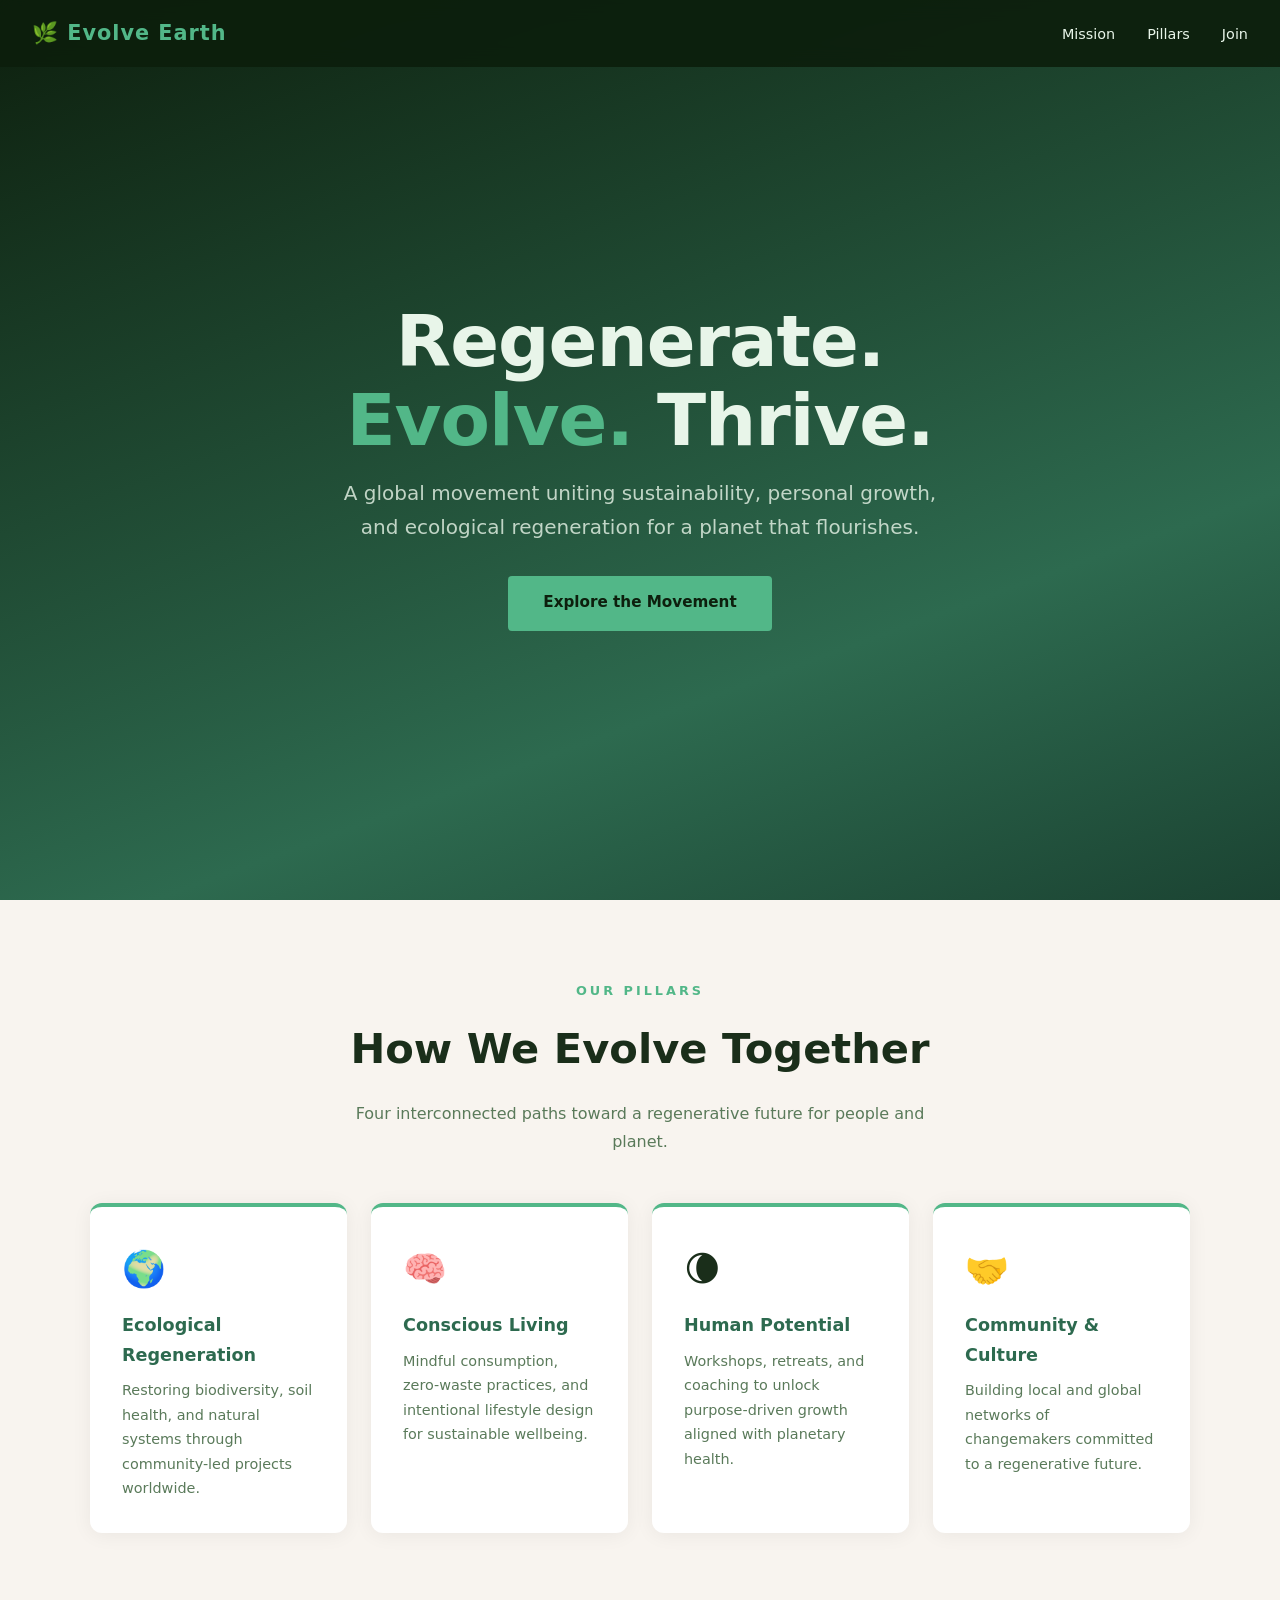
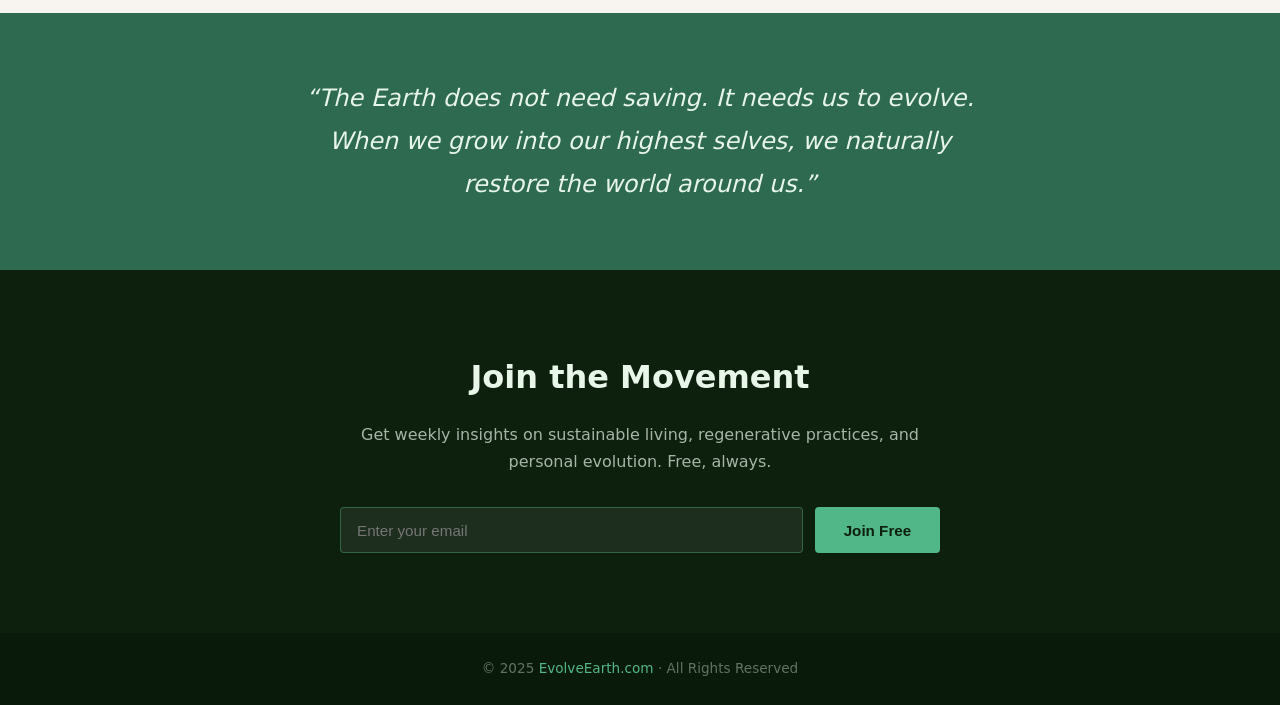
<file: versions/original-landing-2026-03.html>
<!DOCTYPE html>
<html lang="en">
<head>
  <meta charset="UTF-8"/>
  <meta name="viewport" content="width=device-width,initial-scale=1.0"/>
  <title>Evolve Earth | Sustainability &amp; Personal Growth Movement</title>
  <style>
    *,*::before,*::after{box-sizing:border-box;margin:0;padding:0}
    :root{--green:#2d6a4f;--green2:#52b788;--lime:#b7e4c7;--cream:#f8f4ef;--text:#1a2e1a;--muted:#5a7a5a;--dark:#0d1f0d}
    html{scroll-behavior:smooth}
    body{font-family:"Segoe UI",system-ui,sans-serif;background:var(--cream);color:var(--text);line-height:1.7}
    nav{position:fixed;top:0;width:100%;z-index:100;background:rgba(13,31,13,.92);backdrop-filter:blur(10px);padding:1rem 2rem;display:flex;justify-content:space-between;align-items:center}
    .logo{font-size:1.3rem;color:var(--green2);letter-spacing:1px;font-weight:700;text-decoration:none}
    .nav-links{display:flex;gap:2rem;list-style:none}
    .nav-links a{color:#e8f5e9;text-decoration:none;font-size:.9rem;transition:color .3s}
    .nav-links a:hover{color:var(--green2)}
    .hamburger{display:none;flex-direction:column;gap:5px;cursor:pointer;background:none;border:none}
    .hamburger span{display:block;width:25px;height:2px;background:#e8f5e9}
    .hero{min-height:100vh;background:linear-gradient(160deg,var(--dark) 0%,var(--green) 70%,#1b4332 100%);display:flex;align-items:center;justify-content:center;text-align:center;padding:6rem 2rem 4rem}
    .hero h1{font-size:clamp(2.5rem,6vw,4.5rem);color:#e8f5e9;font-weight:800;letter-spacing:-1px;margin-bottom:1rem;line-height:1.1}
    .hero h1 span{color:var(--green2)}
    .hero p{font-size:clamp(1rem,2.5vw,1.25rem);color:rgba(232,245,233,.8);max-width:600px;margin:0 auto 2rem}
    .btn{display:inline-block;padding:.9rem 2.2rem;background:var(--green2);color:var(--dark);text-decoration:none;font-weight:700;border-radius:4px;font-size:.95rem;transition:all .3s}
    .btn:hover{background:var(--lime);transform:translateY(-2px)}
    section{padding:5rem 2rem}
    .container{max-width:1100px;margin:0 auto}
    .section-tag{text-align:center;color:var(--green2);letter-spacing:3px;text-transform:uppercase;font-size:.8rem;font-weight:700;margin-bottom:.75rem}
    .section-title{text-align:center;font-size:clamp(1.8rem,4vw,2.6rem);font-weight:800;margin-bottom:1rem}
    .section-sub{text-align:center;max-width:580px;margin:0 auto 3rem;color:var(--muted)}
    .cards{display:grid;grid-template-columns:repeat(auto-fit,minmax(250px,1fr));gap:1.5rem}
    .card{background:#fff;padding:2rem;border-radius:12px;box-shadow:0 2px 20px rgba(0,0,0,.06);transition:transform .3s;border-top:4px solid var(--green2)}
    .card:hover{transform:translateY(-5px);box-shadow:0 8px 30px rgba(0,0,0,.1)}
    .card-icon{font-size:2.2rem;margin-bottom:.75rem}
    .card h3{font-size:1.1rem;color:var(--green);margin-bottom:.5rem;font-weight:700}
    .card p{color:var(--muted);font-size:.9rem}
    .mission{background:var(--green);color:#e8f5e9;padding:4rem 2rem;text-align:center}
    .mission p{font-size:clamp(1.1rem,2.5vw,1.5rem);max-width:700px;margin:0 auto;line-height:1.8;font-style:italic}
    .cta-sec{background:var(--dark);text-align:center;padding:5rem 2rem}
    .cta-box{max-width:600px;margin:0 auto}
    .cta-box h2{color:#e8f5e9;font-size:clamp(1.5rem,3vw,2rem);font-weight:800;margin-bottom:1rem}
    .cta-box p{color:rgba(232,245,233,.7);margin-bottom:2rem}
    .cta-form{display:flex;gap:.75rem;flex-wrap:wrap;justify-content:center}
    .cta-form input{flex:1;min-width:220px;padding:.85rem 1rem;border:1px solid rgba(82,183,136,.4);background:rgba(255,255,255,.07);color:#e8f5e9;border-radius:4px;font-size:.95rem}
    .cta-form button{padding:.85rem 1.8rem;background:var(--green2);border:none;color:var(--dark);cursor:pointer;font-weight:700;border-radius:4px;font-size:.95rem}
    footer{background:#0a1a0a;color:rgba(232,245,233,.4);text-align:center;padding:1.5rem;font-size:.85rem}
    footer a{color:var(--green2);text-decoration:none}
    @media(max-width:768px){.nav-links{display:none;flex-direction:column;position:absolute;top:100%;left:0;width:100%;background:var(--dark);padding:1.5rem 2rem;gap:1.5rem}.nav-links.open{display:flex}.hamburger{display:flex}}
  </style>
</head>
<body>
<script>function toggleNav(){document.getElementById("navLinks").classList.toggle("open")}</script>
<nav>
  <a href="#" class="logo">&#127807; Evolve Earth</a>
  <ul class="nav-links" id="navLinks">
    <li><a href="#mission">Mission</a></li>
    <li><a href="#pillars">Pillars</a></li>
    <li><a href="#join">Join</a></li>
  </ul>
  <button class="hamburger" onclick="toggleNav()" aria-label="Menu"><span></span><span></span><span></span></button>
</nav>
<section class="hero"><div>
    <h1>Regenerate.<br/><span>Evolve.</span> Thrive.</h1>
    <p>A global movement uniting sustainability, personal growth, and ecological regeneration for a planet that flourishes.</p>
    <a href="#pillars" class="btn">Explore the Movement</a>
  </div></section>
<section id="pillars"><div class="container">
    <p class="section-tag">Our Pillars</p>
    <h2 class="section-title">How We Evolve Together</h2>
    <p class="section-sub">Four interconnected paths toward a regenerative future for people and planet.</p>
    <div class="cards">
      <div class="card"><div class="card-icon">&#127757;</div><h3>Ecological Regeneration</h3><p>Restoring biodiversity, soil health, and natural systems through community-led projects worldwide.</p></div>
      <div class="card"><div class="card-icon">&#129504;</div><h3>Conscious Living</h3><p>Mindful consumption, zero-waste practices, and intentional lifestyle design for sustainable wellbeing.</p></div>
      <div class="card"><div class="card-icon">&#127768;</div><h3>Human Potential</h3><p>Workshops, retreats, and coaching to unlock purpose-driven growth aligned with planetary health.</p></div>
      <div class="card"><div class="card-icon">&#129309;</div><h3>Community &amp; Culture</h3><p>Building local and global networks of changemakers committed to a regenerative future.</p></div>
    </div></div></section>
<div class="mission" id="mission"><p>&ldquo;The Earth does not need saving. It needs us to evolve. When we grow into our highest selves, we naturally restore the world around us.&rdquo;</p></div>
<section class="cta-sec" id="join"><div class="cta-box">
    <h2>Join the Movement</h2>
    <p>Get weekly insights on sustainable living, regenerative practices, and personal evolution. Free, always.</p>
    <form class="cta-form" onsubmit="return false;"><input type="email" placeholder="Enter your email"/><button type="submit">Join Free</button></form>
  </div></section>
<footer><p>&copy; 2025 <a href="https://evolveearth.com">EvolveEarth.com</a> &middot; All Rights Reserved</p></footer>
</body>
</html>
</file>
